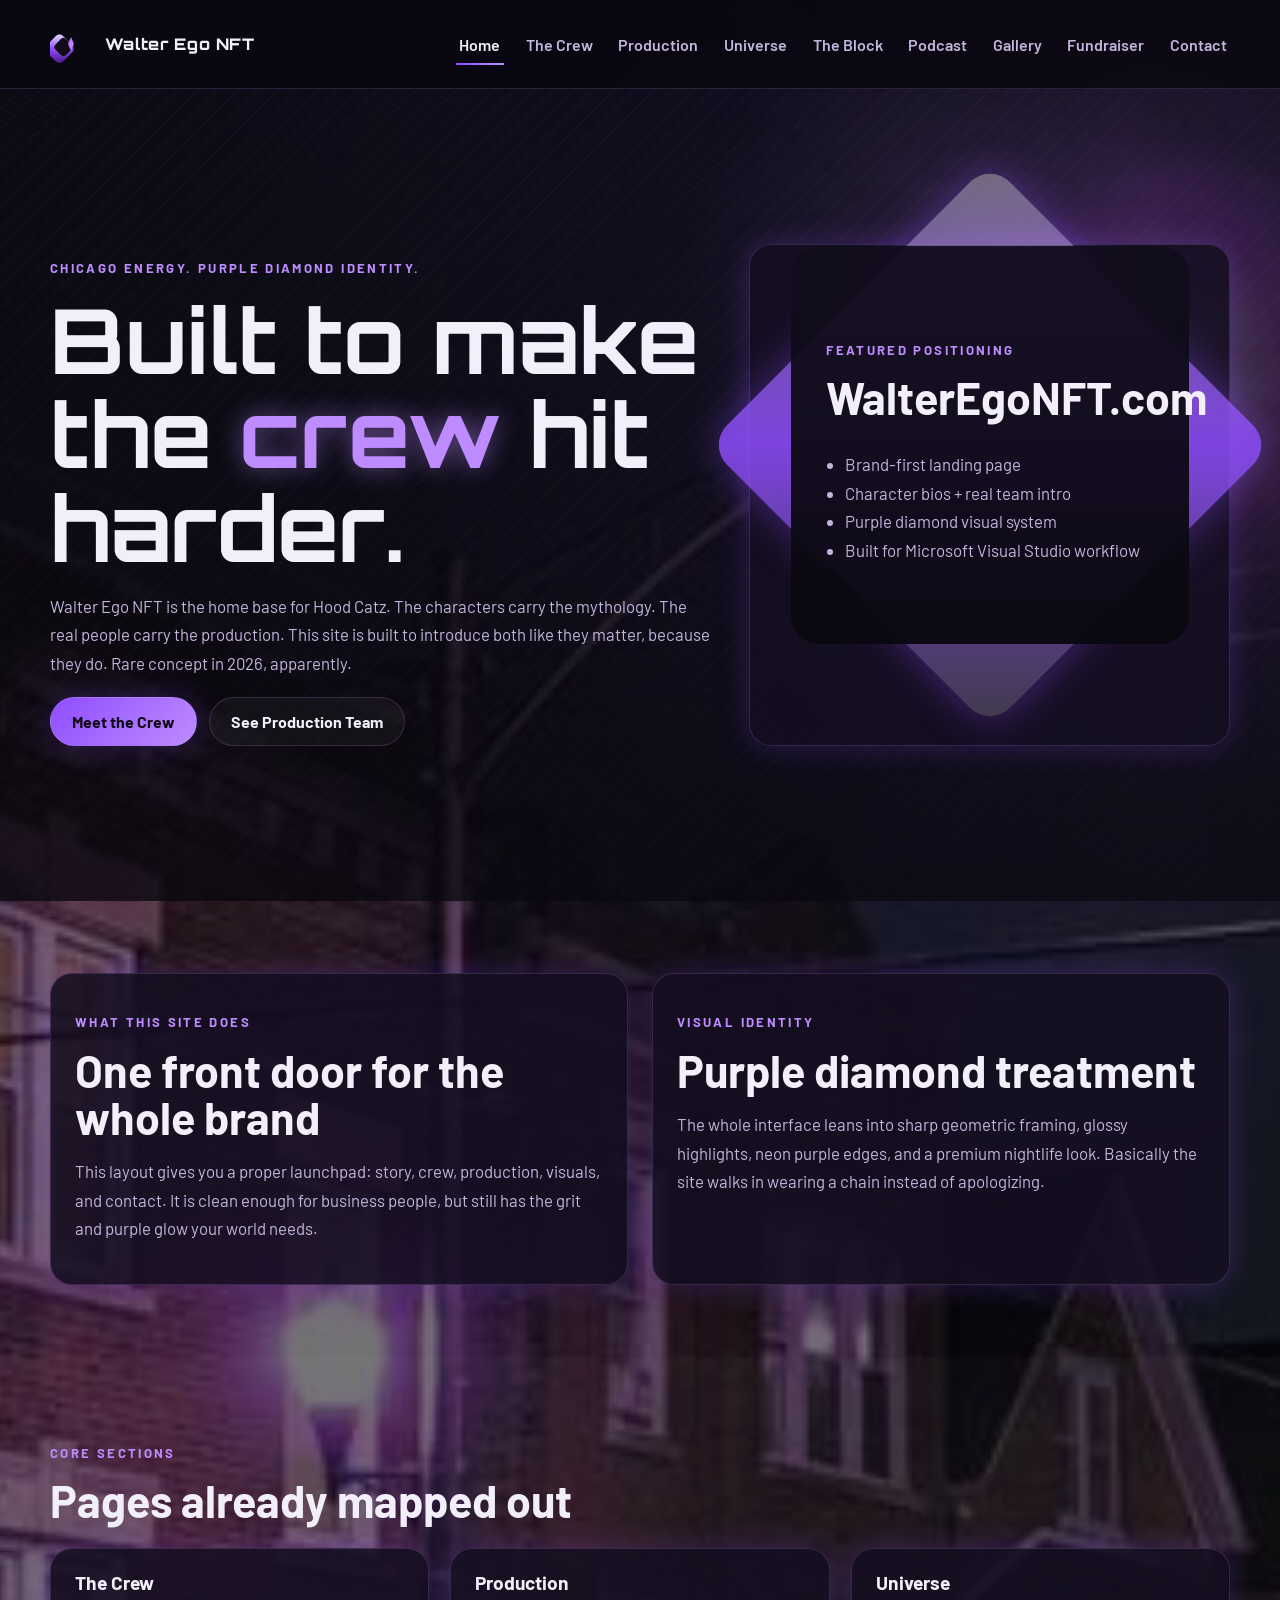
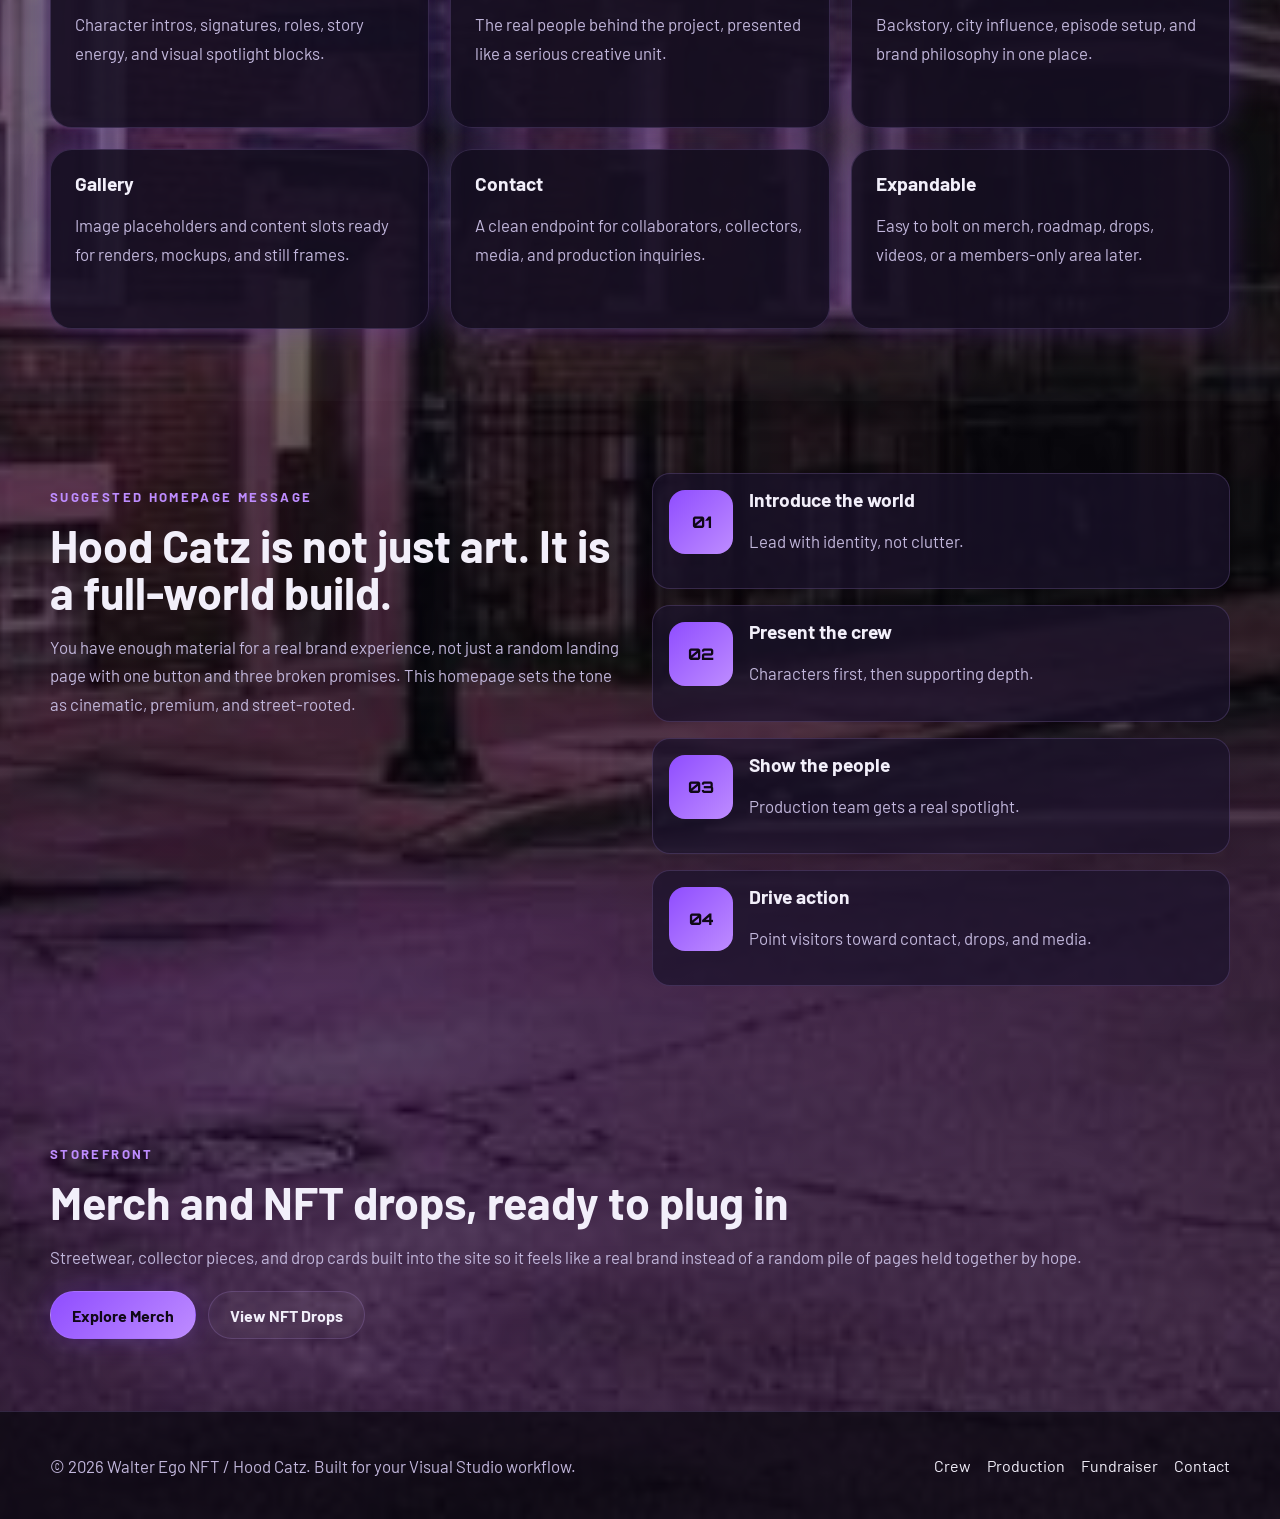
<file: index.html>
<!DOCTYPE html>
<html lang="en">
<head>
  <meta charset="UTF-8" />
  <meta name="viewport" content="width=device-width, initial-scale=1.0" />
  <title>Walter Ego NFT | Hood Catz Universe</title>
  <meta name="description" content="Walter Ego NFT presents the Hood Catz universe, the crew, and the real production team behind the movement." />
  <link rel="preconnect" href="https://fonts.googleapis.com">
  <link rel="preconnect" href="https://fonts.gstatic.com" crossorigin>
  <link href="https://fonts.googleapis.com/css2?family=Barlow:wght@400;500;600;700;800&family=Orbitron:wght@500;700;800&display=swap" rel="stylesheet">
  <link rel="stylesheet" href="assets/css/styles.css" />
</head>
<body class="hood-bg hood-bg--ca">
  <header class="site-header">
    <div class="container nav-wrap">
      <a class="brand" href="index.html">
        <img src="assets/img/purple-diamond.svg" alt="Walter Ego NFT logo" />
        <span>Walter Ego NFT</span>
      </a>
      <button class="nav-toggle" aria-label="Open navigation">☰</button>
      <nav class="site-nav">
        <a class="active" href="index.html">Home</a>
        <a href="crew.html">The Crew</a>
        <a href="production.html">Production</a>
        <a href="universe.html">Universe</a>
        <a href="block.html">The Block</a>
        <a href="podcast.html">Podcast</a>
        <a href="gallery.html">Gallery</a>
        <a href="fundraiser.html">Fundraiser</a>
        <a href="contact.html">Contact</a>
      </nav>
    </div>
  </header>

  <main>
    <section class="hero">
      <div class="hero-overlay"></div>
      <div class="container hero-grid">
        <div class="hero-copy">
          <p class="eyebrow">Chicago energy. Purple diamond identity.</p>
          <h1>Built to make the <span>crew</span> hit harder.</h1>
          <p class="hero-text">
            Walter Ego NFT is the home base for Hood Catz. The characters carry the mythology.
            The real people carry the production. This site is built to introduce both like they matter,
            because they do. Rare concept in 2026, apparently.
          </p>
          <div class="cta-row">
            <a class="btn btn-primary" href="crew.html">Meet the Crew</a>
            <a class="btn btn-secondary" href="production.html">See Production Team</a>
          </div>
        </div>
        <div class="hero-card glass">
          <div class="diamond-frame">
            <div class="diamond-content">
              <p class="mini-label">FEATURED POSITIONING</p>
              <h2>WalterEgoNFT.com</h2>
              <ul>
                <li>Brand-first landing page</li>
                <li>Character bios + real team intro</li>
                <li>Purple diamond visual system</li>
                <li>Built for Microsoft Visual Studio workflow</li>
              </ul>
            </div>
          </div>
        </div>
      </div>
    </section>

    <section class="section">
      <div class="container intro-grid">
        <article class="panel">
          <p class="section-tag">What this site does</p>
          <h2>One front door for the whole brand</h2>
          <p>
            This layout gives you a proper launchpad: story, crew, production, visuals, and contact.
            It is clean enough for business people, but still has the grit and purple glow your world needs.
          </p>
        </article>
        <article class="panel">
          <p class="section-tag">Visual identity</p>
          <h2>Purple diamond treatment</h2>
          <p>
            The whole interface leans into sharp geometric framing, glossy highlights, neon purple edges,
            and a premium nightlife look. Basically the site walks in wearing a chain instead of apologizing.
          </p>
        </article>
      </div>
    </section>

    <section class="section alt-bg">
      <div class="container">
        <div class="section-head">
          <p class="section-tag">Core sections</p>
          <h2>Pages already mapped out</h2>
        </div>
        <div class="card-grid three">
          <article class="info-card">
            <h3>The Crew</h3>
            <p>Character intros, signatures, roles, story energy, and visual spotlight blocks.</p>
          </article>
          <article class="info-card">
            <h3>Production</h3>
            <p>The real people behind the project, presented like a serious creative unit.</p>
          </article>
          <article class="info-card">
            <h3>Universe</h3>
            <p>Backstory, city influence, episode setup, and brand philosophy in one place.</p>
          </article>
          <article class="info-card">
            <h3>Gallery</h3>
            <p>Image placeholders and content slots ready for renders, mockups, and still frames.</p>
          </article>
          <article class="info-card">
            <h3>Contact</h3>
            <p>A clean endpoint for collaborators, collectors, media, and production inquiries.</p>
          </article>
          <article class="info-card">
            <h3>Expandable</h3>
            <p>Easy to bolt on merch, roadmap, drops, videos, or a members-only area later.</p>
          </article>
        </div>
      </div>
    </section>

    <section class="section">
      <div class="container split-layout">
        <div>
          <p class="section-tag">Suggested homepage message</p>
          <h2>Hood Catz is not just art. It is a full-world build.</h2>
          <p>
            You have enough material for a real brand experience, not just a random landing page with one button
            and three broken promises. This homepage sets the tone as cinematic, premium, and street-rooted.
          </p>
        </div>
        <div class="timeline">
          <div class="timeline-item">
            <span>01</span>
            <div>
              <h3>Introduce the world</h3>
              <p>Lead with identity, not clutter.</p>
            </div>
          </div>
          <div class="timeline-item">
            <span>02</span>
            <div>
              <h3>Present the crew</h3>
              <p>Characters first, then supporting depth.</p>
            </div>
          </div>
          <div class="timeline-item">
            <span>03</span>
            <div>
              <h3>Show the people</h3>
              <p>Production team gets a real spotlight.</p>
            </div>
          </div>
          <div class="timeline-item">
            <span>04</span>
            <div>
              <h3>Drive action</h3>
              <p>Point visitors toward contact, drops, and media.</p>
            </div>
          </div>
        </div>
      </div>
    </section>
  
    <section class="section">
      <div class="container">
        <div class="section-header">
          <p class="eyebrow">Storefront</p>
          <h2>Merch and NFT drops, ready to plug in</h2>
          <p>Streetwear, collector pieces, and drop cards built into the site so it feels like a real brand instead of a random pile of pages held together by hope.</p>
        </div>
        <div class="cta-row">
          <a class="btn btn-primary" href="merch.html">Explore Merch</a>
          <a class="btn btn-secondary" href="drops.html">View NFT Drops</a>
        </div>
      </div>
    </section>

  </main>

  <footer class="site-footer">
    <div class="container footer-wrap">
      <p>© 2026 Walter Ego NFT / Hood Catz. Built for your Visual Studio workflow.</p>
      <div class="footer-links">
        <a href="crew.html">Crew</a>
        <a href="production.html">Production</a>
        <a href="fundraiser.html">Fundraiser</a>
        <a href="contact.html">Contact</a>
      </div>
    </div>
  </footer>

  <script src="assets/js/app.js"></script>
</body>
</html>
<!-- pages-rebuild-ping -->
</file>
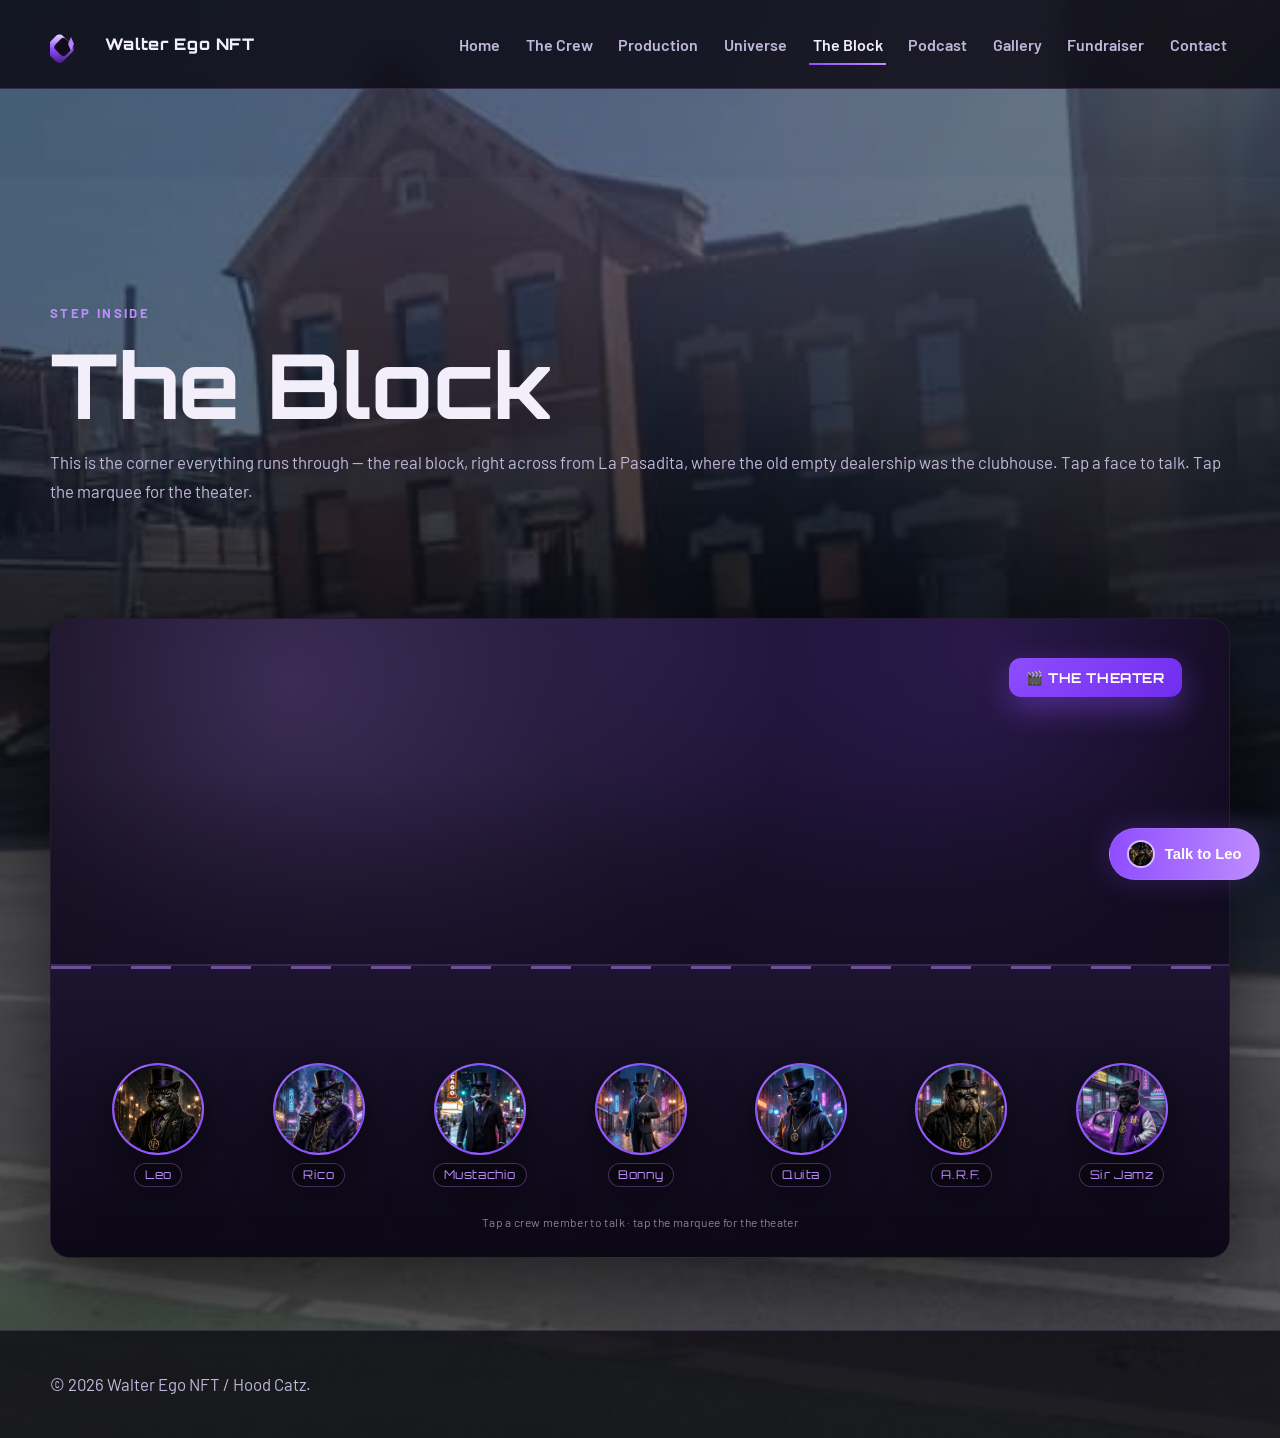
<file: block.html>
<!DOCTYPE html>
<html lang="en">
<head>
  <meta charset="UTF-8" />
  <meta name="viewport" content="width=device-width, initial-scale=1.0" />
  <title>The Block | Walter Ego NFT</title>
  <meta name="description" content="Step onto the block — talk to the Hood Catz crew and catch the theater reel." />
  <link rel="preconnect" href="https://fonts.googleapis.com">
  <link rel="preconnect" href="https://fonts.gstatic.com" crossorigin>
  <link href="https://fonts.googleapis.com/css2?family=Barlow:wght@400;500;600;700;800&family=Orbitron:wght@500;700;800&display=swap" rel="stylesheet">
  <link rel="stylesheet" href="assets/css/styles.css" />
  <link rel="stylesheet" href="assets/css/block.css" />
</head>
<body class="hood-bg hood-bg--realblock">
  <header class="site-header">
    <div class="container nav-wrap">
      <a class="brand" href="index.html"><img src="assets/img/purple-diamond.svg" alt="Walter Ego NFT logo" /><span>Walter Ego NFT</span></a>
      <button class="nav-toggle" aria-label="Open navigation">☰</button>
      <nav class="site-nav">
        <a href="index.html">Home</a>
        <a href="crew.html">The Crew</a>
        <a href="production.html">Production</a>
        <a href="universe.html">Universe</a>
        <a class="active" href="block.html">The Block</a>
        <a href="podcast.html">Podcast</a>
        <a href="gallery.html">Gallery</a>
        <a href="fundraiser.html">Fundraiser</a>
        <a href="contact.html">Contact</a>
      </nav>
    </div>
  </header>

  <main class="page-main">
    <section class="page-hero slim">
      <div class="container">
        <p class="eyebrow">Step inside</p>
        <h1>The Block</h1>
        <p>This is the corner everything runs through — the real block, right across from La Pasadita, where the old empty dealership was the clubhouse. Tap a face to talk. Tap the marquee for the theater.</p>
      </div>
    </section>

    <section class="section">
      <div class="container">
        <div class="block-scene" id="blockScene">
          <div class="sky-glow"></div>
          <div class="skyline"></div>
          <button class="theater-marquee" id="theaterBtn" type="button">🎬 THE THEATER</button>
          <div class="block-street"></div>
          <div class="hotspot-layer" id="hotspotLayer"></div>
          <p class="block-hint">Tap a crew member to talk · tap the marquee for the theater</p>
        </div>
      </div>
    </section>
  </main>

  <div class="block-overlay" id="charOverlay">
    <div class="block-panel" id="charPanel">
      <button class="close-btn" data-close>&times;</button>
      <h3 id="charName"></h3>
      <p class="panel-role" id="charRole"></p>
      <div class="line-log" id="charLine"></div>
      <button class="talk-btn" id="talkBtn">Talk to me</button>
    </div>
  </div>

  <div class="block-overlay" id="theaterOverlay">
    <div class="block-panel theater-panel" id="theaterPanel">
      <button class="close-btn" data-close>&times;</button>
      <h3>The Theater</h3>
      <p class="panel-role">Fresh cuts from the block.</p>
      <div id="theaterEmbed">
        <iframe src="https://www.youtube.com/embed/videoseries?list=UU1jd76N87ItTrWetoRTX7jw" title="Walter Ego Hood Catz shorts" allow="accelerometer; autoplay; encrypted-media; gyroscope; picture-in-picture" allowfullscreen></iframe>
        <p style="color:rgba(255,255,255,0.7); font-size:0.85rem; margin-top:0.6rem;">
          <a href="https://youtube.com/@walterego-v2q" target="_blank" rel="noopener" style="color:var(--purple-2); font-weight:700;">Watch all shorts on the channel →</a>
        </p>
      </div>
    </div>
  </div>

  <footer class="site-footer">
    <div class="container footer-wrap"><p>© 2026 Walter Ego NFT / Hood Catz.</p></div>
  </footer>

  <button id="leoChatLauncher" class="leo-chat-launcher" type="button">
    <img src="assets/img/personas/leo-3d.jpg" alt="Leo" />
    Talk to Leo
  </button>
  <div id="leoChatPanel" class="leo-chat-panel">
    <div class="leo-chat-head">
      <strong>Leo — live on the block</strong>
      <button id="leoChatClose" class="leo-chat-close" type="button" aria-label="Close">×</button>
    </div>
    <div id="leoChatLog" class="leo-chat-log"></div>
    <form id="leoChatForm" class="leo-chat-form">
      <input id="leoChatInput" type="text" placeholder="Say something to Leo..." autocomplete="off" />
      <button type="submit">Send</button>
    </form>
  </div>
  <script src="assets/js/app.js"></script>
  <script src="assets/js/leo-chat.js"></script>
  <script src="assets/js/block.js"></script>
</body>
</html>
</file>
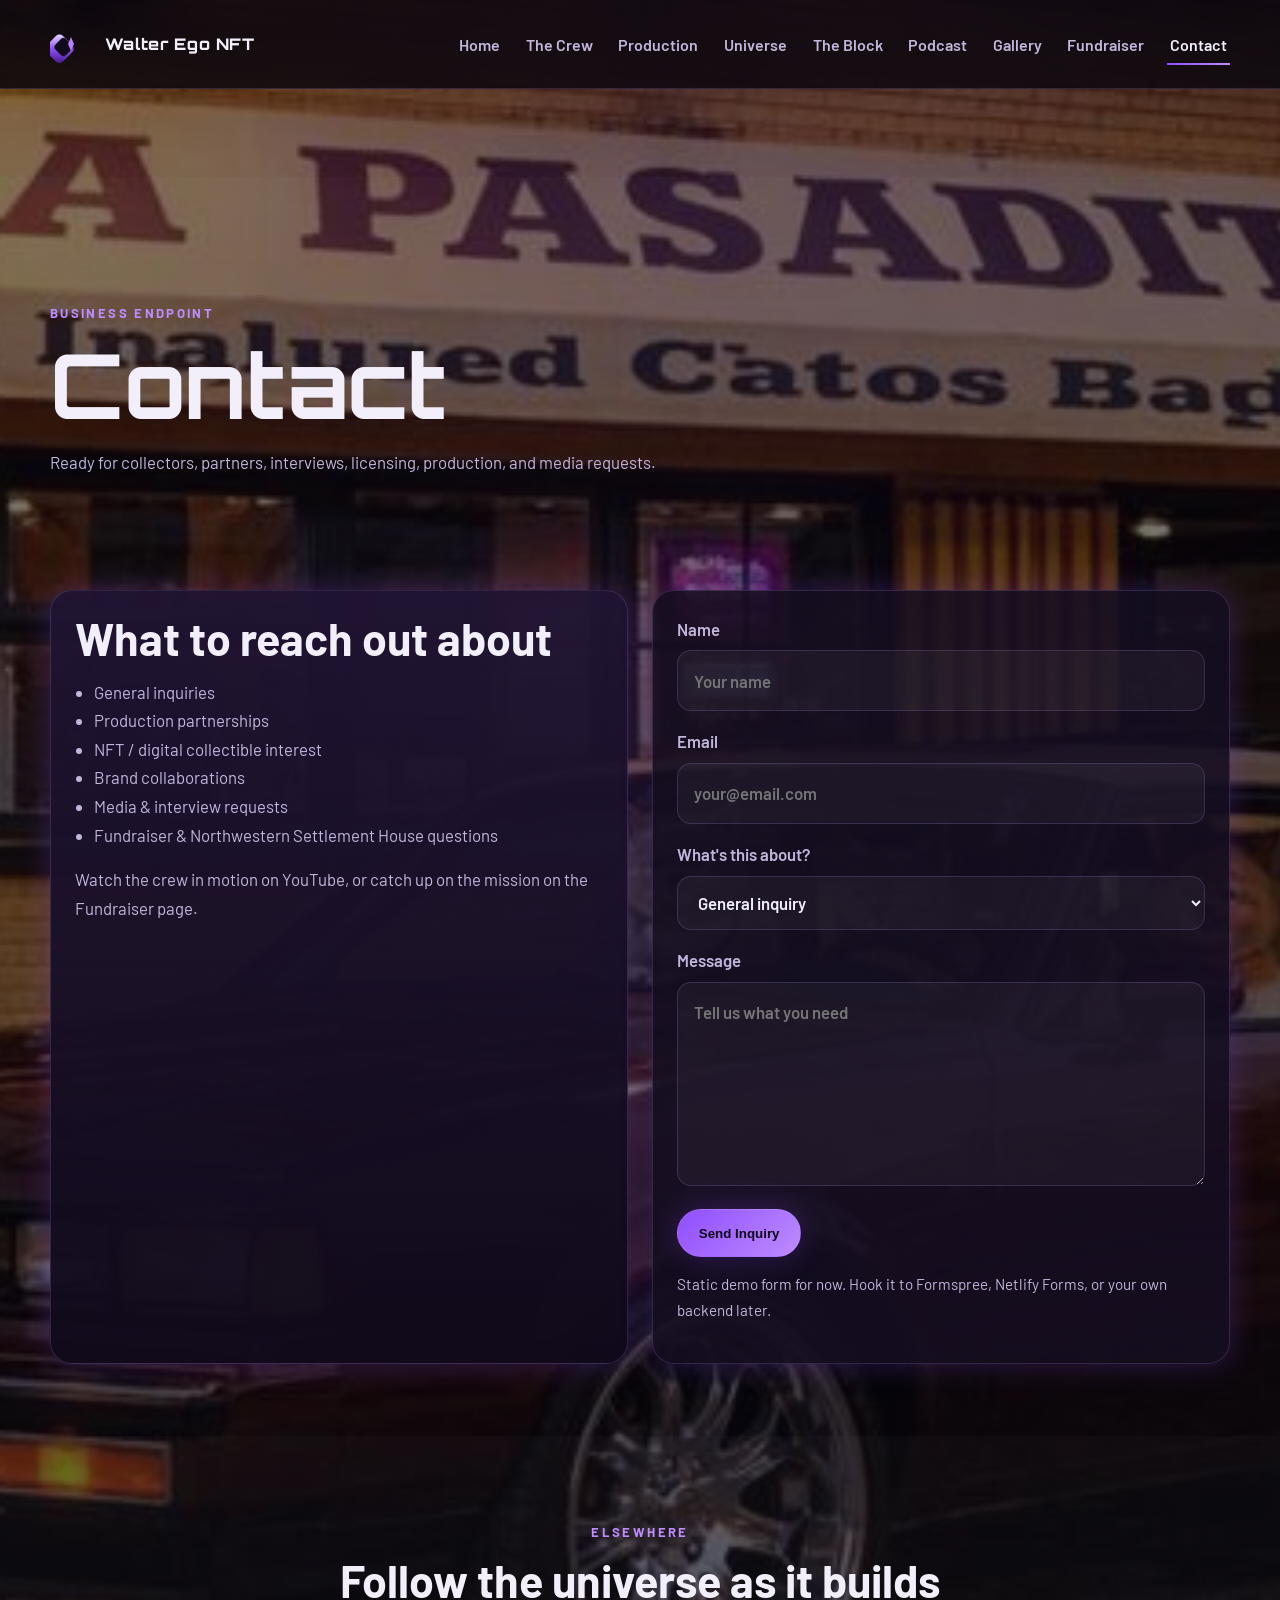
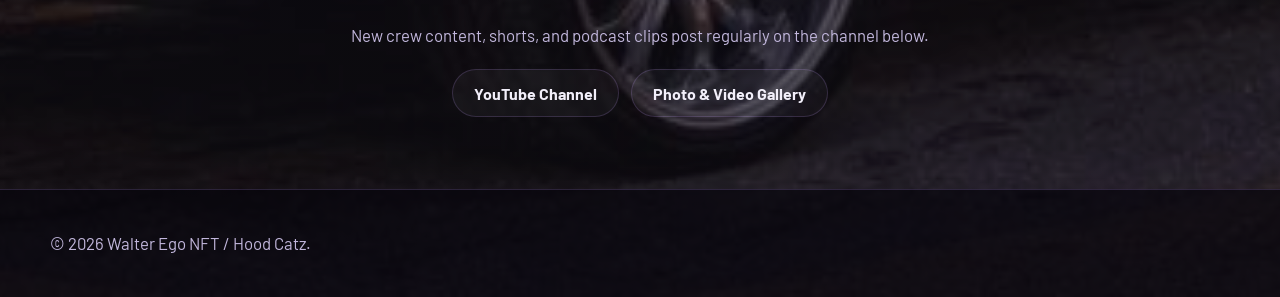
<file: contact.html>
<!DOCTYPE html>
<html lang="en">
<head>
  <meta charset="UTF-8" />
  <meta name="viewport" content="width=device-width, initial-scale=1.0" />
  <title>Contact | Walter Ego NFT</title>
  <link rel="preconnect" href="https://fonts.googleapis.com">
  <link rel="preconnect" href="https://fonts.gstatic.com" crossorigin>
  <link href="https://fonts.googleapis.com/css2?family=Barlow:wght@400;500;600;700;800&family=Orbitron:wght@500;700;800&display=swap" rel="stylesheet">
  <link rel="stylesheet" href="assets/css/styles.css" />
</head>
<body class="hood-bg hood-bg--pasadita-corner">
  <header class="site-header">
    <div class="container nav-wrap">
      <a class="brand" href="index.html"><img src="assets/img/purple-diamond.svg" alt="Walter Ego NFT logo" /><span>Walter Ego NFT</span></a>
      <button class="nav-toggle" aria-label="Open navigation">☰</button>
      <nav class="site-nav">
        <a href="index.html">Home</a>
        <a href="crew.html">The Crew</a>
        <a href="production.html">Production</a>
        <a href="universe.html">Universe</a>
        <a href="block.html">The Block</a>
        <a href="podcast.html">Podcast</a>
        <a href="gallery.html">Gallery</a>
        <a href="fundraiser.html">Fundraiser</a>
        <a class="active" href="contact.html">Contact</a>
      </nav>
    </div>
  </header>

  <main class="page-main">
    <section class="page-hero slim">
      <div class="container">
        <p class="eyebrow">Business endpoint</p>
        <h1>Contact</h1>
        <p>Ready for collectors, partners, interviews, licensing, production, and media requests.</p>
      </div>
    </section>

    <section class="section">
      <div class="container contact-grid">
        <div class="panel glow-panel">
          <h2>What to reach out about</h2>
          <ul class="clean-list">
            <li>General inquiries</li>
            <li>Production partnerships</li>
            <li>NFT / digital collectible interest</li>
            <li>Brand collaborations</li>
            <li>Media & interview requests</li>
            <li>Fundraiser & Northwestern Settlement House questions</li>
          </ul>
          <p style="margin-top:1rem;">
            Watch the crew in motion on
            <a href="https://youtube.com/@walterego-v2q" target="_blank" rel="noopener">YouTube</a>,
            or catch up on the mission on the <a href="fundraiser.html">Fundraiser</a> page.
          </p>
        </div>
        <form class="contact-form panel">
          <label>Name<input type="text" placeholder="Your name" /></label>
          <label>Email<input type="email" placeholder="your@email.com" /></label>
          <label>What's this about?
            <select>
              <option>General inquiry</option>
              <option>Production partnership</option>
              <option>NFT / collectible interest</option>
              <option>Brand collaboration</option>
              <option>Media / interview request</option>
              <option>Fundraiser question</option>
            </select>
          </label>
          <label>Message<textarea rows="6" placeholder="Tell us what you need"></textarea></label>
          <button type="button" class="btn btn-primary">Send Inquiry</button>
          <p class="form-note">Static demo form for now. Hook it to Formspree, Netlify Forms, or your own backend later.</p>
        </form>
      </div>
    </section>

    <section class="section alt-bg">
      <div class="container" style="text-align:center;">
        <p class="section-tag">Elsewhere</p>
        <h2>Follow the universe as it builds</h2>
        <p>New crew content, shorts, and podcast clips post regularly on the channel below.</p>
        <div class="cta-row" style="justify-content:center;">
          <a class="btn btn-secondary" href="https://youtube.com/@walterego-v2q" target="_blank" rel="noopener">YouTube Channel</a>
          <a class="btn btn-secondary" href="gallery.html">Photo & Video Gallery</a>
        </div>
      </div>
    </section>
  </main>

  <footer class="site-footer">
    <div class="container footer-wrap"><p>© 2026 Walter Ego NFT / Hood Catz.</p></div>
  </footer>
  <script src="assets/js/app.js"></script>
</body>
</html>
</file>
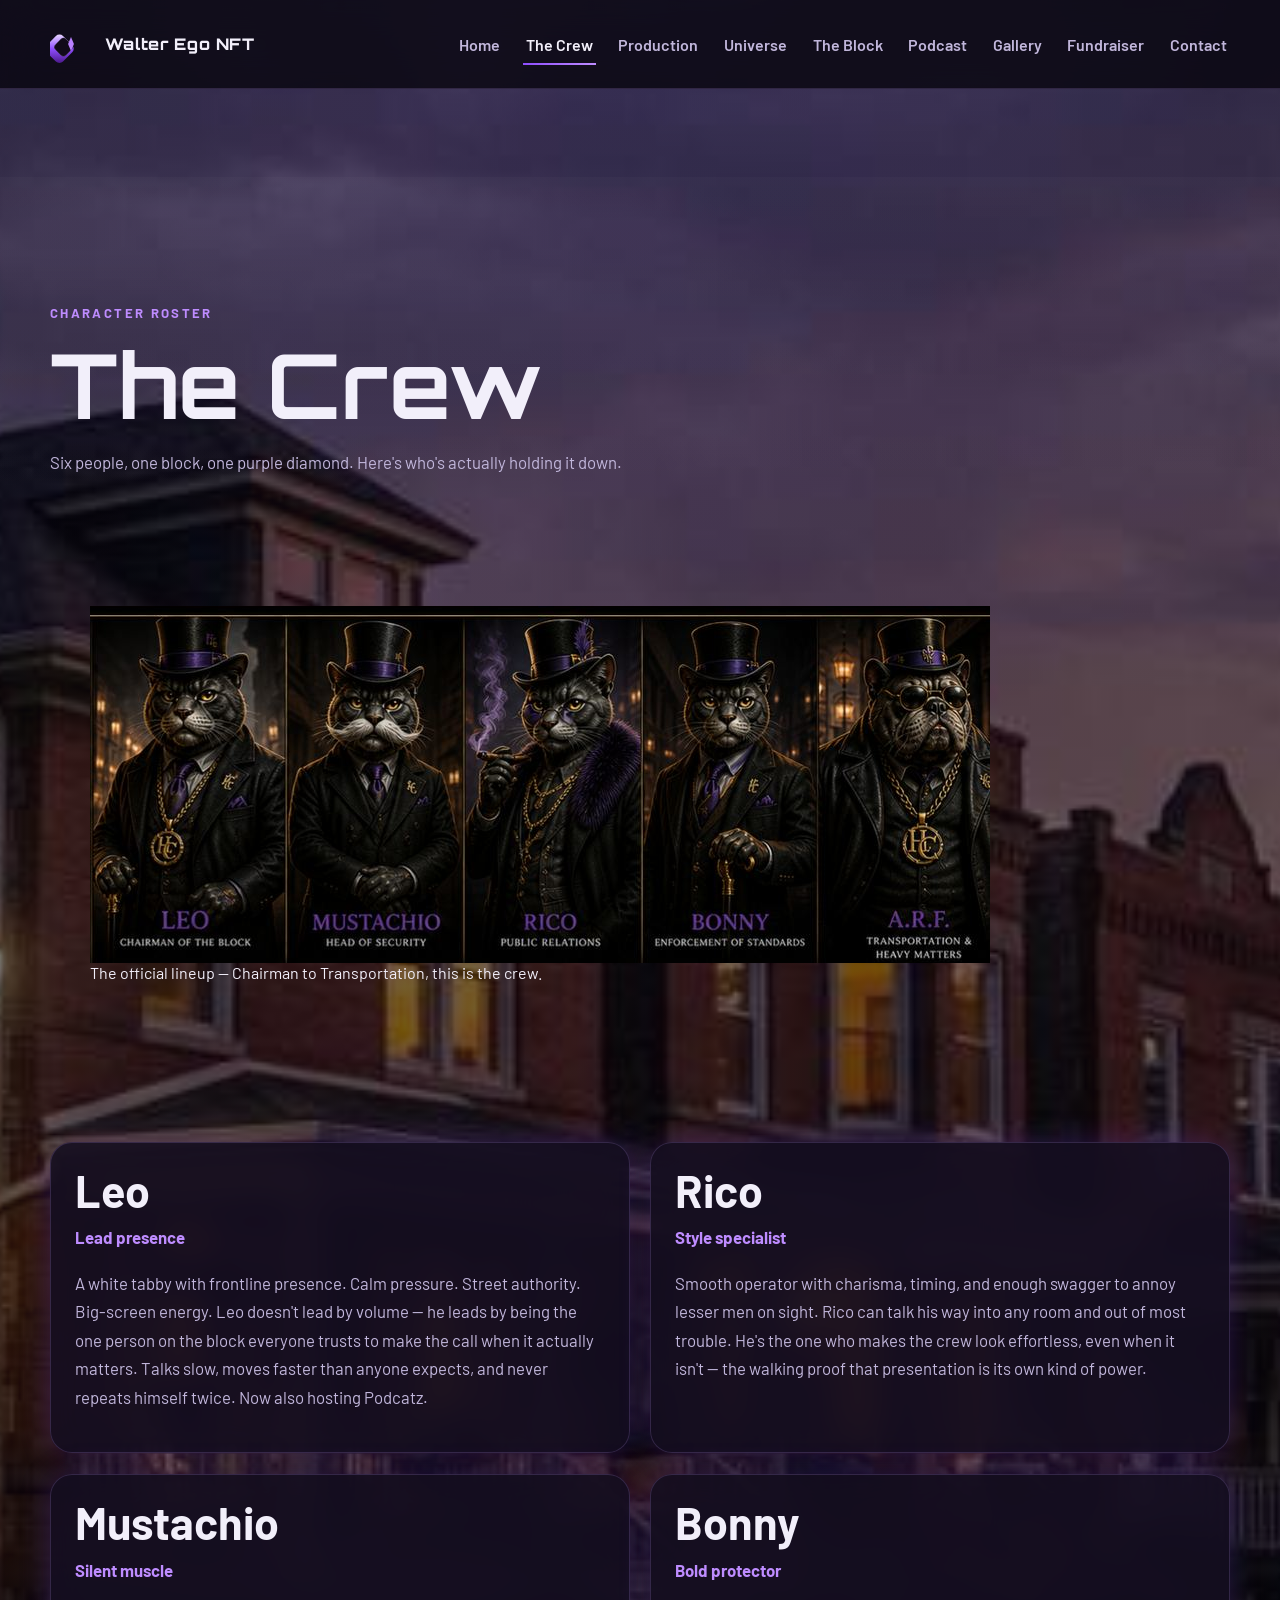
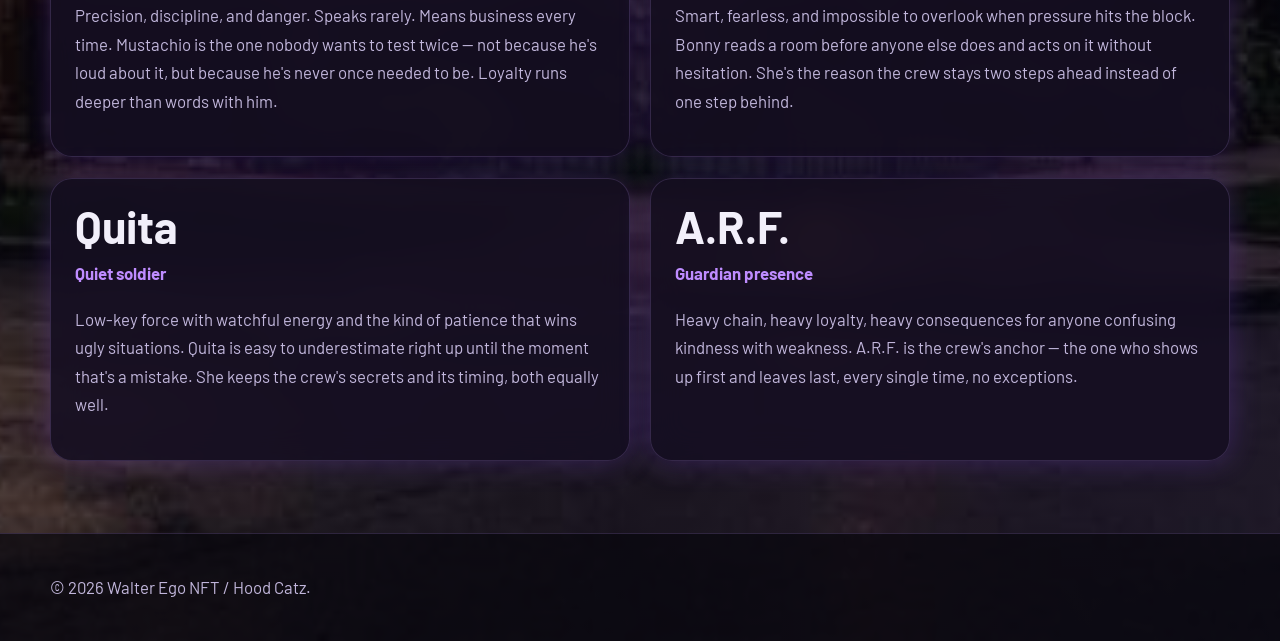
<file: crew.html>
<!DOCTYPE html>
<html lang="en">
<head>
  <meta charset="UTF-8" />
  <meta name="viewport" content="width=device-width, initial-scale=1.0" />
  <title>The Crew | Walter Ego NFT</title>
  <meta name="description" content="Meet the Hood Catz crew — Leo, Rico, Mustachio, Bonny, Quita, and A.R.F." />
  <link rel="preconnect" href="https://fonts.googleapis.com">
  <link rel="preconnect" href="https://fonts.gstatic.com" crossorigin>
  <link href="https://fonts.googleapis.com/css2?family=Barlow:wght@400;500;600;700;800&family=Orbitron:wght@500;700;800&display=swap" rel="stylesheet">
  <link rel="stylesheet" href="assets/css/styles.css" />
</head>
<body class="hood-bg hood-bg--cn">
  <header class="site-header">
    <div class="container nav-wrap">
      <a class="brand" href="index.html"><img src="assets/img/purple-diamond.svg" alt="Walter Ego NFT logo" /><span>Walter Ego NFT</span></a>
      <button class="nav-toggle" aria-label="Open navigation">☰</button>
      <nav class="site-nav">
        <a href="index.html">Home</a>
        <a class="active" href="crew.html">The Crew</a>
        <a href="production.html">Production</a>
        <a href="universe.html">Universe</a>
        <a href="block.html">The Block</a>
        <a href="podcast.html">Podcast</a>
        <a href="gallery.html">Gallery</a>
        <a href="fundraiser.html">Fundraiser</a>
        <a href="contact.html">Contact</a>
      </nav>
    </div>
  </header>

  <main class="page-main">
    <section class="page-hero slim">
      <div class="container">
        <p class="eyebrow">Character roster</p>
        <h1>The Crew</h1>
        <p>Six people, one block, one purple diamond. Here's who's actually holding it down.</p>
      </div>
    </section>

    <section class="section">
      <div class="container">
        <figure class="crew-lineup-photo">
          <img src="assets/img/gallery/crew-lineup-official.jpg" alt="Official Hood Catz crew lineup — Leo, Mustachio, Rico, Bonny, and A.R.F." loading="lazy" />
          <figcaption class="caption">The official lineup — Chairman to Transportation, this is the crew.</figcaption>
        </figure>
      </div>
    </section>

    <section class="section">
      <div class="container card-grid two">
        <article class="profile-card glass">
          <h2>Leo</h2>
          <p class="role">Lead presence</p>
          <p>
            A white tabby with frontline presence. Calm pressure. Street authority. Big-screen energy.
            Leo doesn't lead by volume — he leads by being the one person on the block everyone
            trusts to make the call when it actually matters. Talks slow, moves faster than anyone
            expects, and never repeats himself twice. Now also hosting <a href="podcast.html">Podcatz</a>.
          </p>
        </article>
        <article class="profile-card glass">
          <h2>Rico</h2>
          <p class="role">Style specialist</p>
          <p>
            Smooth operator with charisma, timing, and enough swagger to annoy lesser men on sight.
            Rico can talk his way into any room and out of most trouble. He's the one who makes the
            crew look effortless, even when it isn't — the walking proof that presentation is its
            own kind of power.
          </p>
        </article>
        <article class="profile-card glass">
          <h2>Mustachio</h2>
          <p class="role">Silent muscle</p>
          <p>
            Precision, discipline, and danger. Speaks rarely. Means business every time. Mustachio
            is the one nobody wants to test twice — not because he's loud about it, but because he's
            never once needed to be. Loyalty runs deeper than words with him.
          </p>
        </article>
        <article class="profile-card glass">
          <h2>Bonny</h2>
          <p class="role">Bold protector</p>
          <p>
            Smart, fearless, and impossible to overlook when pressure hits the block. Bonny reads a
            room before anyone else does and acts on it without hesitation. She's the reason the
            crew stays two steps ahead instead of one step behind.
          </p>
        </article>
        <article class="profile-card glass">
          <h2>Quita</h2>
          <p class="role">Quiet soldier</p>
          <p>
            Low-key force with watchful energy and the kind of patience that wins ugly situations.
            Quita is easy to underestimate right up until the moment that's a mistake. She keeps the
            crew's secrets and its timing, both equally well.
          </p>
        </article>
        <article class="profile-card glass">
          <h2>A.R.F.</h2>
          <p class="role">Guardian presence</p>
          <p>
            Heavy chain, heavy loyalty, heavy consequences for anyone confusing kindness with
            weakness. A.R.F. is the crew's anchor — the one who shows up first and leaves last,
            every single time, no exceptions.
          </p>
        </article>
      </div>
    </section>
  </main>

  <footer class="site-footer">
    <div class="container footer-wrap"><p>© 2026 Walter Ego NFT / Hood Catz.</p></div>
  </footer>
  <script src="assets/js/app.js"></script>
</body>
</html>
</file>
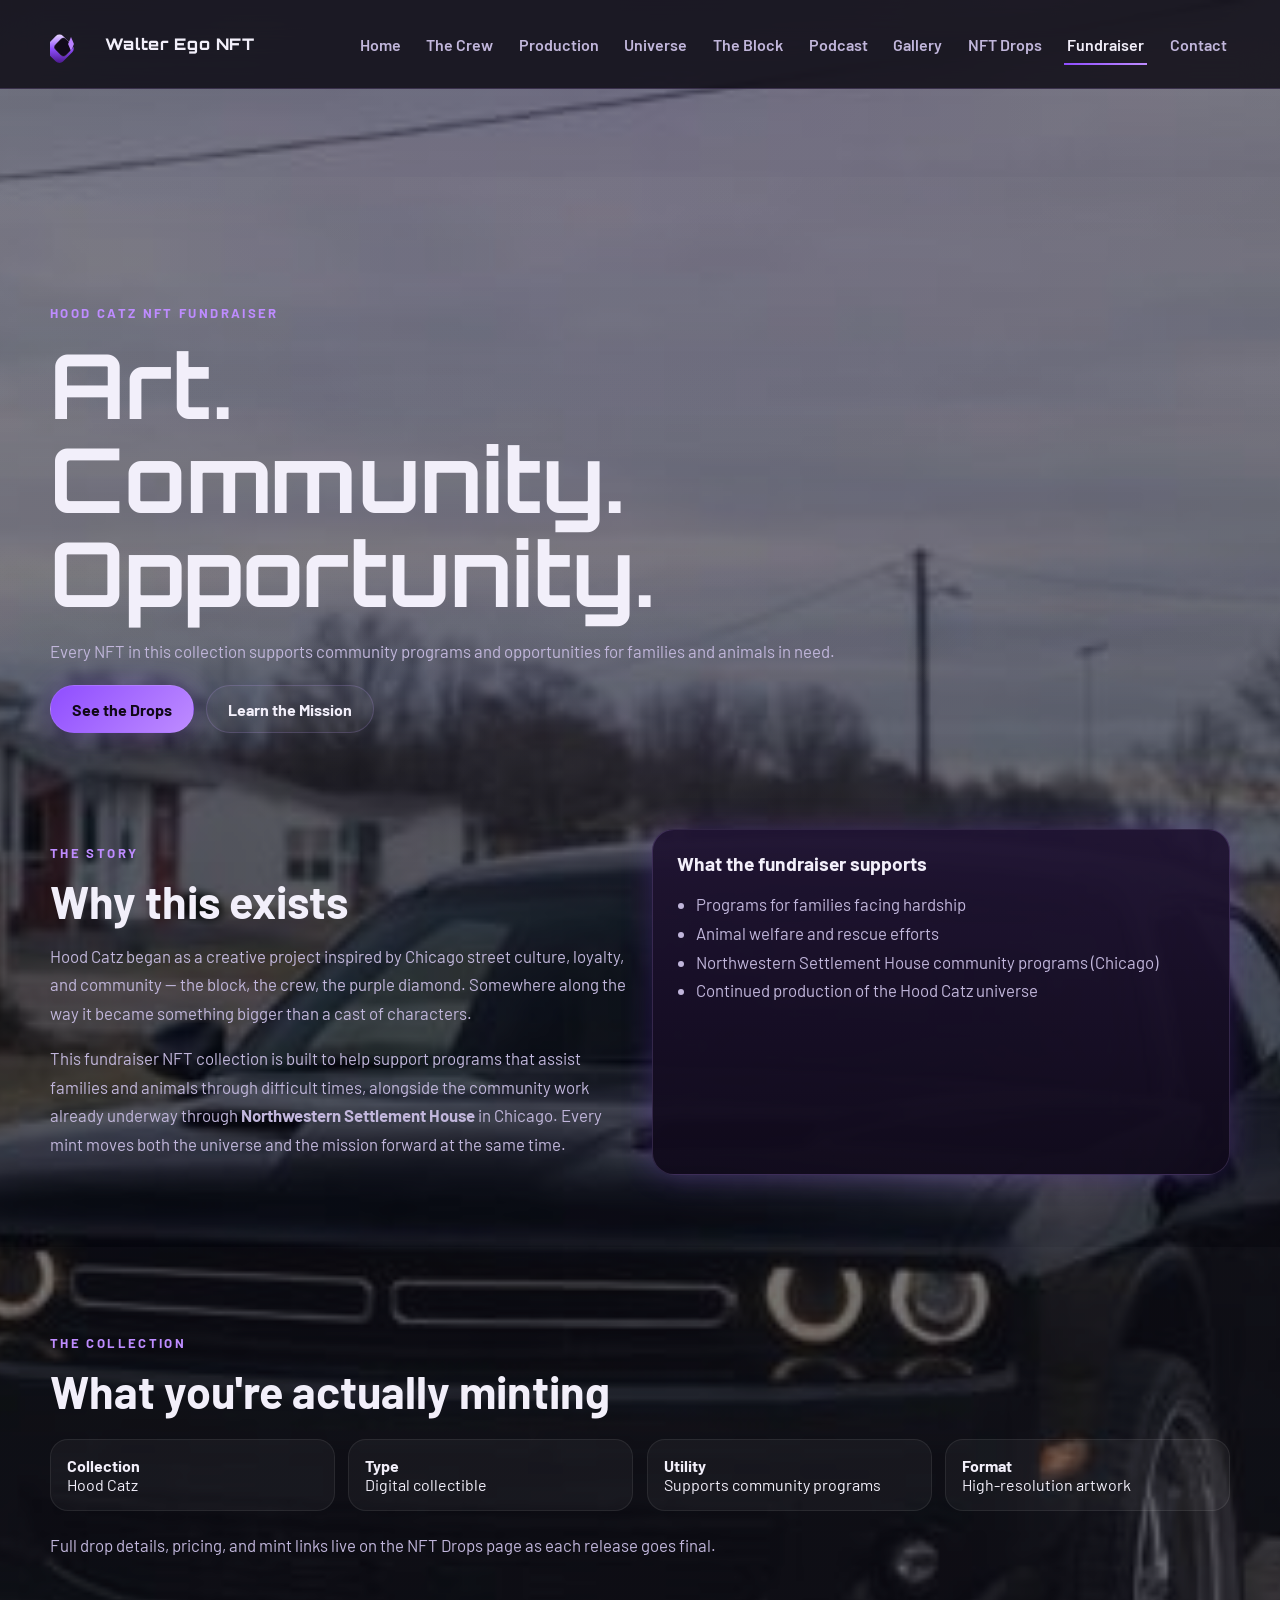
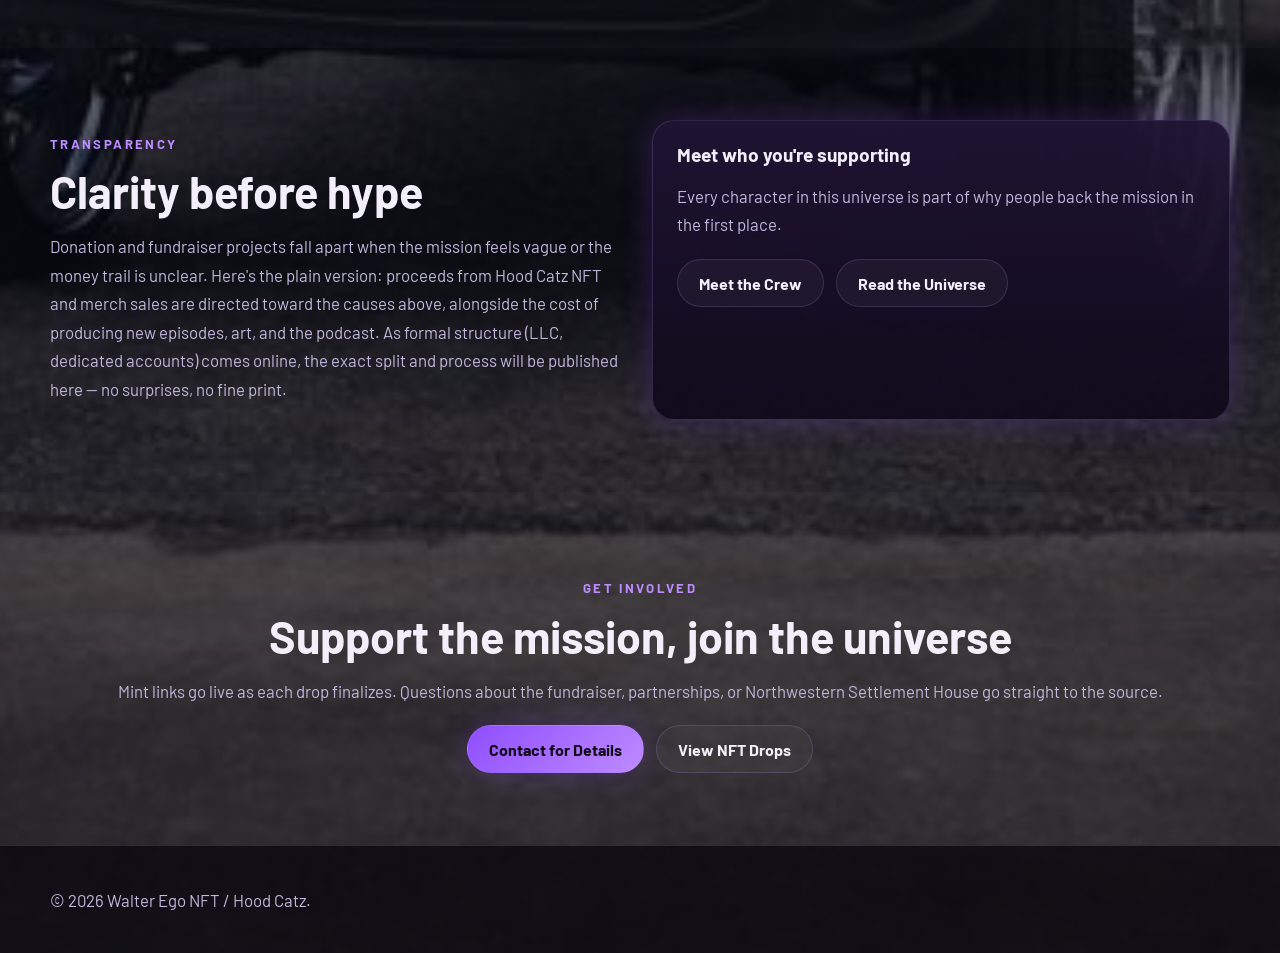
<file: fundraiser.html>
<!DOCTYPE html>
<html lang="en">
<head>
  <meta charset="UTF-8" />
  <meta name="viewport" content="width=device-width, initial-scale=1.0" />
  <title>Fundraiser | Walter Ego NFT</title>
  <meta name="description" content="Hood Catz NFT Fundraiser — art, community, and opportunity. Proceeds support Northwestern Settlement House and the broader Chicago community." />
  <link rel="preconnect" href="https://fonts.googleapis.com">
  <link rel="preconnect" href="https://fonts.gstatic.com" crossorigin>
  <link href="https://fonts.googleapis.com/css2?family=Barlow:wght@400;500;600;700;800&family=Orbitron:wght@500;700;800&display=swap" rel="stylesheet">
  <link rel="stylesheet" href="assets/css/styles.css" />
</head>
<body class="hood-bg hood-bg--house-black">
  <header class="site-header">
    <div class="container nav-wrap">
      <a class="brand" href="index.html"><img src="assets/img/purple-diamond.svg" alt="Walter Ego NFT logo" /><span>Walter Ego NFT</span></a>
      <button class="nav-toggle" aria-label="Open navigation">☰</button>
      <nav class="site-nav">
        <a href="index.html">Home</a>
        <a href="crew.html">The Crew</a>
        <a href="production.html">Production</a>
        <a href="universe.html">Universe</a>
        <a href="block.html">The Block</a>
        <a href="podcast.html">Podcast</a>
        <a href="gallery.html">Gallery</a>
        <a href="drops.html">NFT Drops</a>
        <a class="active" href="fundraiser.html">Fundraiser</a>
        <a href="contact.html">Contact</a>
      </nav>
    </div>
  </header>

  <main class="page-main">
    <section class="page-hero slim">
      <div class="container">
        <p class="eyebrow">Hood Catz NFT Fundraiser</p>
        <h1>Art. Community. Opportunity.</h1>
        <p>Every NFT in this collection supports community programs and opportunities for families and animals in need.</p>
        <div class="cta-row">
          <a class="btn btn-primary" href="drops.html">See the Drops</a>
          <a class="btn btn-secondary" href="#mission">Learn the Mission</a>
        </div>
      </div>
    </section>

    <section class="section" id="mission">
      <div class="container split-layout">
        <div>
          <p class="section-tag">The Story</p>
          <h2>Why this exists</h2>
          <p>
            Hood Catz began as a creative project inspired by Chicago street culture, loyalty,
            and community — the block, the crew, the purple diamond. Somewhere along the way it
            became something bigger than a cast of characters.
          </p>
          <p>
            This fundraiser NFT collection is built to help support programs that assist families
            and animals through difficult times, alongside the community work already underway
            through <strong>Northwestern Settlement House</strong> in Chicago. Every mint moves both
            the universe and the mission forward at the same time.
          </p>
        </div>
        <div class="panel glow-panel">
          <h3>What the fundraiser supports</h3>
          <ul class="clean-list">
            <li>Programs for families facing hardship</li>
            <li>Animal welfare and rescue efforts</li>
            <li>Northwestern Settlement House community programs (Chicago)</li>
            <li>Continued production of the Hood Catz universe</li>
          </ul>
        </div>
      </div>
    </section>

    <section class="section alt-bg">
      <div class="container">
        <div class="section-head">
          <p class="section-tag">The Collection</p>
          <h2>What you're actually minting</h2>
        </div>
        <div class="drop-stats">
          <div class="stat-box"><strong>Collection</strong><br>Hood Catz</div>
          <div class="stat-box"><strong>Type</strong><br>Digital collectible</div>
          <div class="stat-box"><strong>Utility</strong><br>Supports community programs</div>
          <div class="stat-box"><strong>Format</strong><br>High-resolution artwork</div>
        </div>
        <p style="margin-top:1.25rem;">
          Full drop details, pricing, and mint links live on the <a href="drops.html">NFT Drops</a> page
          as each release goes final.
        </p>
      </div>
    </section>

    <section class="section">
      <div class="container split-layout">
        <div>
          <p class="section-tag">Transparency</p>
          <h2>Clarity before hype</h2>
          <p>
            Donation and fundraiser projects fall apart when the mission feels vague or the money
            trail is unclear. Here's the plain version: proceeds from Hood Catz NFT and merch sales
            are directed toward the causes above, alongside the cost of producing new episodes, art,
            and the podcast. As formal structure (LLC, dedicated accounts) comes online, the exact
            split and process will be published here — no surprises, no fine print.
          </p>
        </div>
        <div class="panel glow-panel">
          <h3>Meet who you're supporting</h3>
          <p>Every character in this universe is part of why people back the mission in the first place.</p>
          <div class="cta-row">
            <a class="btn btn-secondary" href="crew.html">Meet the Crew</a>
            <a class="btn btn-secondary" href="universe.html">Read the Universe</a>
          </div>
        </div>
      </div>
    </section>

    <section class="section alt-bg">
      <div class="container" style="text-align:center;">
        <p class="section-tag">Get Involved</p>
        <h2>Support the mission, join the universe</h2>
        <p>Mint links go live as each drop finalizes. Questions about the fundraiser, partnerships, or Northwestern Settlement House go straight to the source.</p>
        <div class="cta-row" style="justify-content:center;">
          <a class="btn btn-primary" href="contact.html">Contact for Details</a>
          <a class="btn btn-secondary" href="drops.html">View NFT Drops</a>
        </div>
      </div>
    </section>
  </main>

  <footer class="site-footer">
    <div class="container footer-wrap"><p>© 2026 Walter Ego NFT / Hood Catz.</p></div>
  </footer>
  <script src="assets/js/app.js"></script>
</body>
</html>
</file>
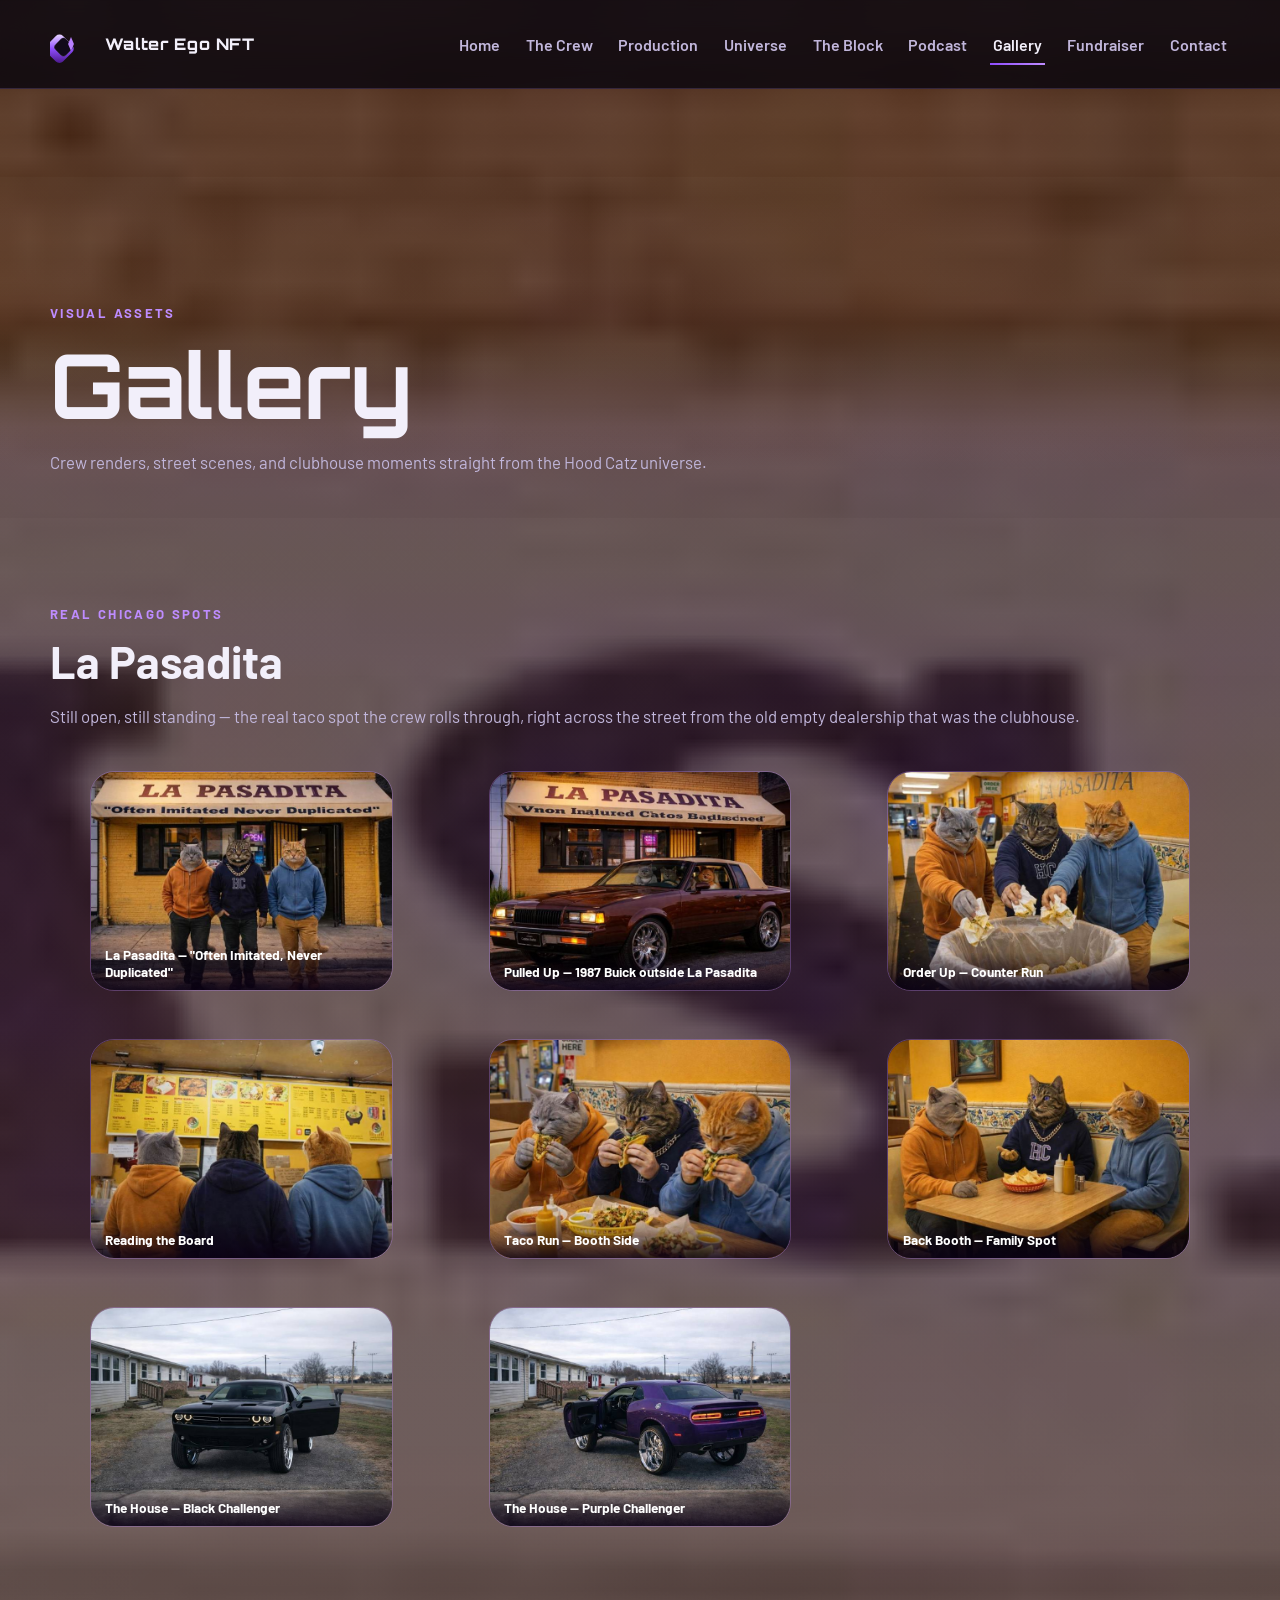
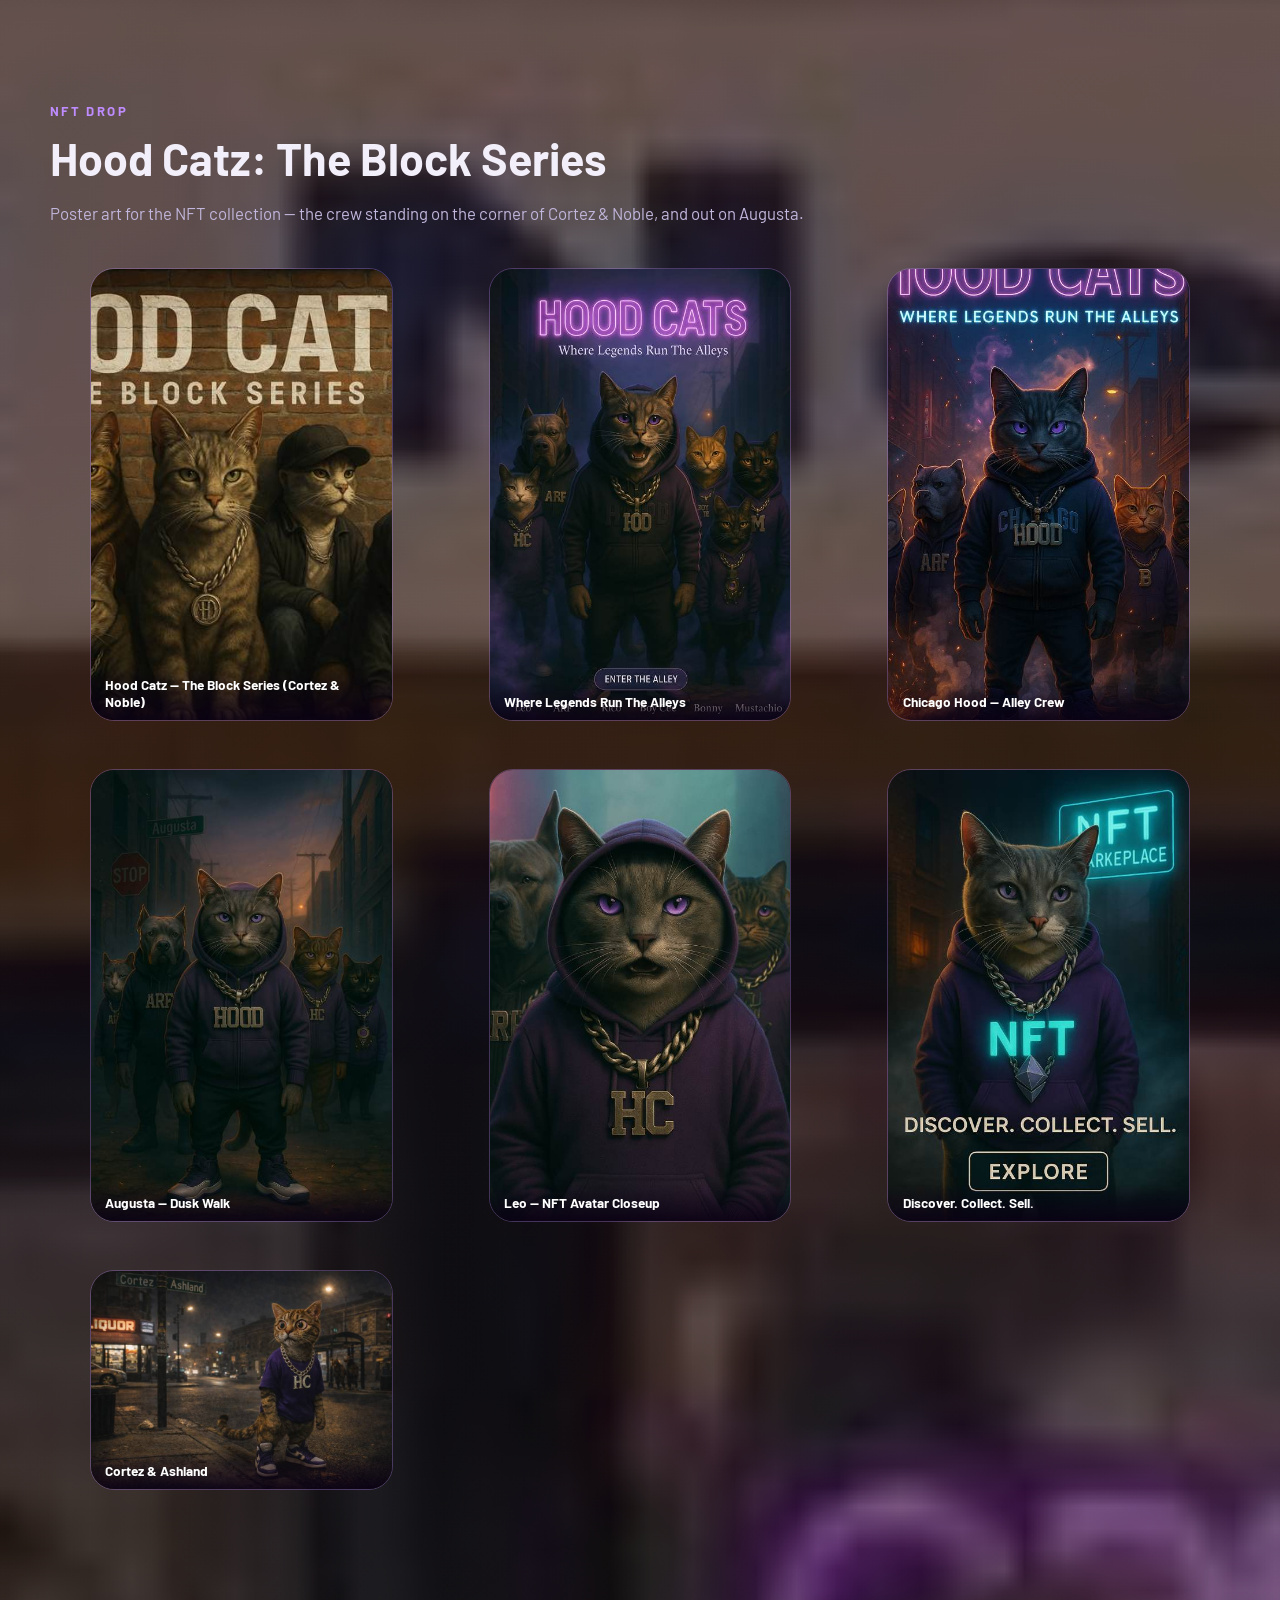
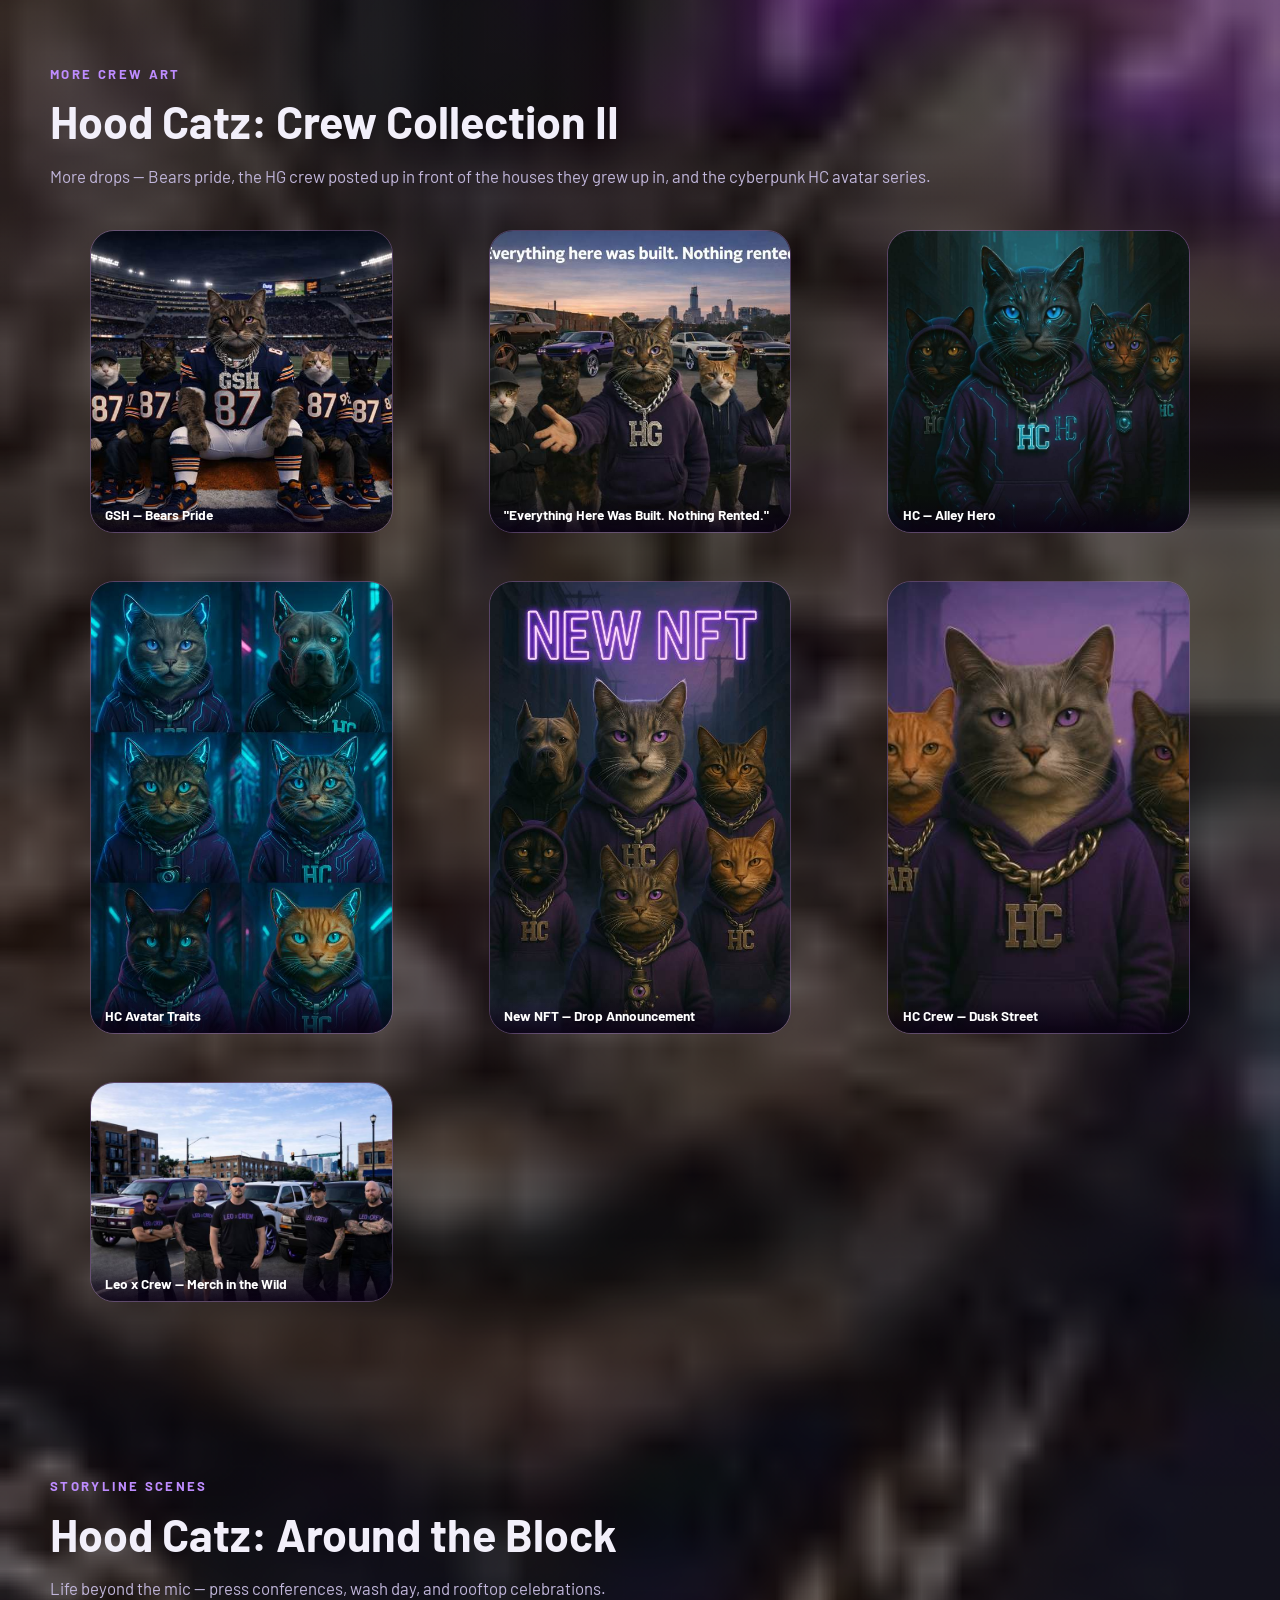
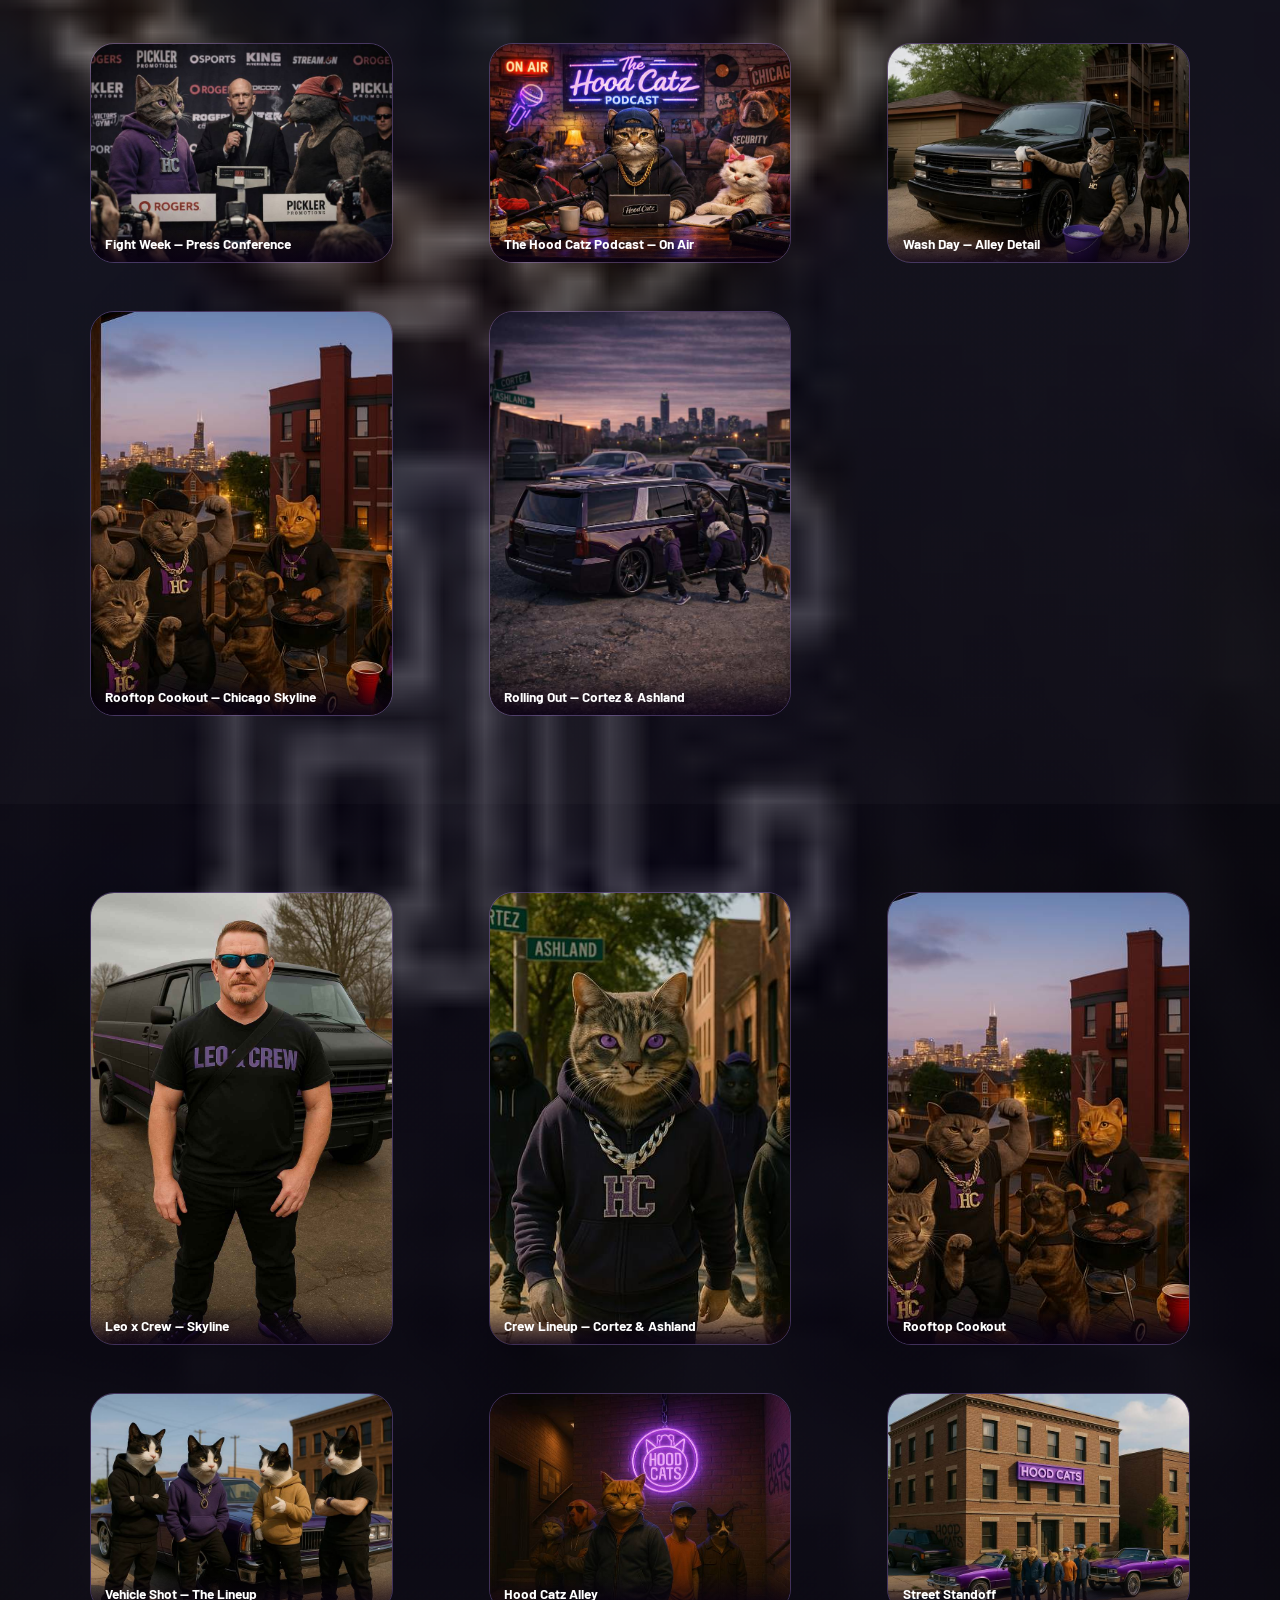
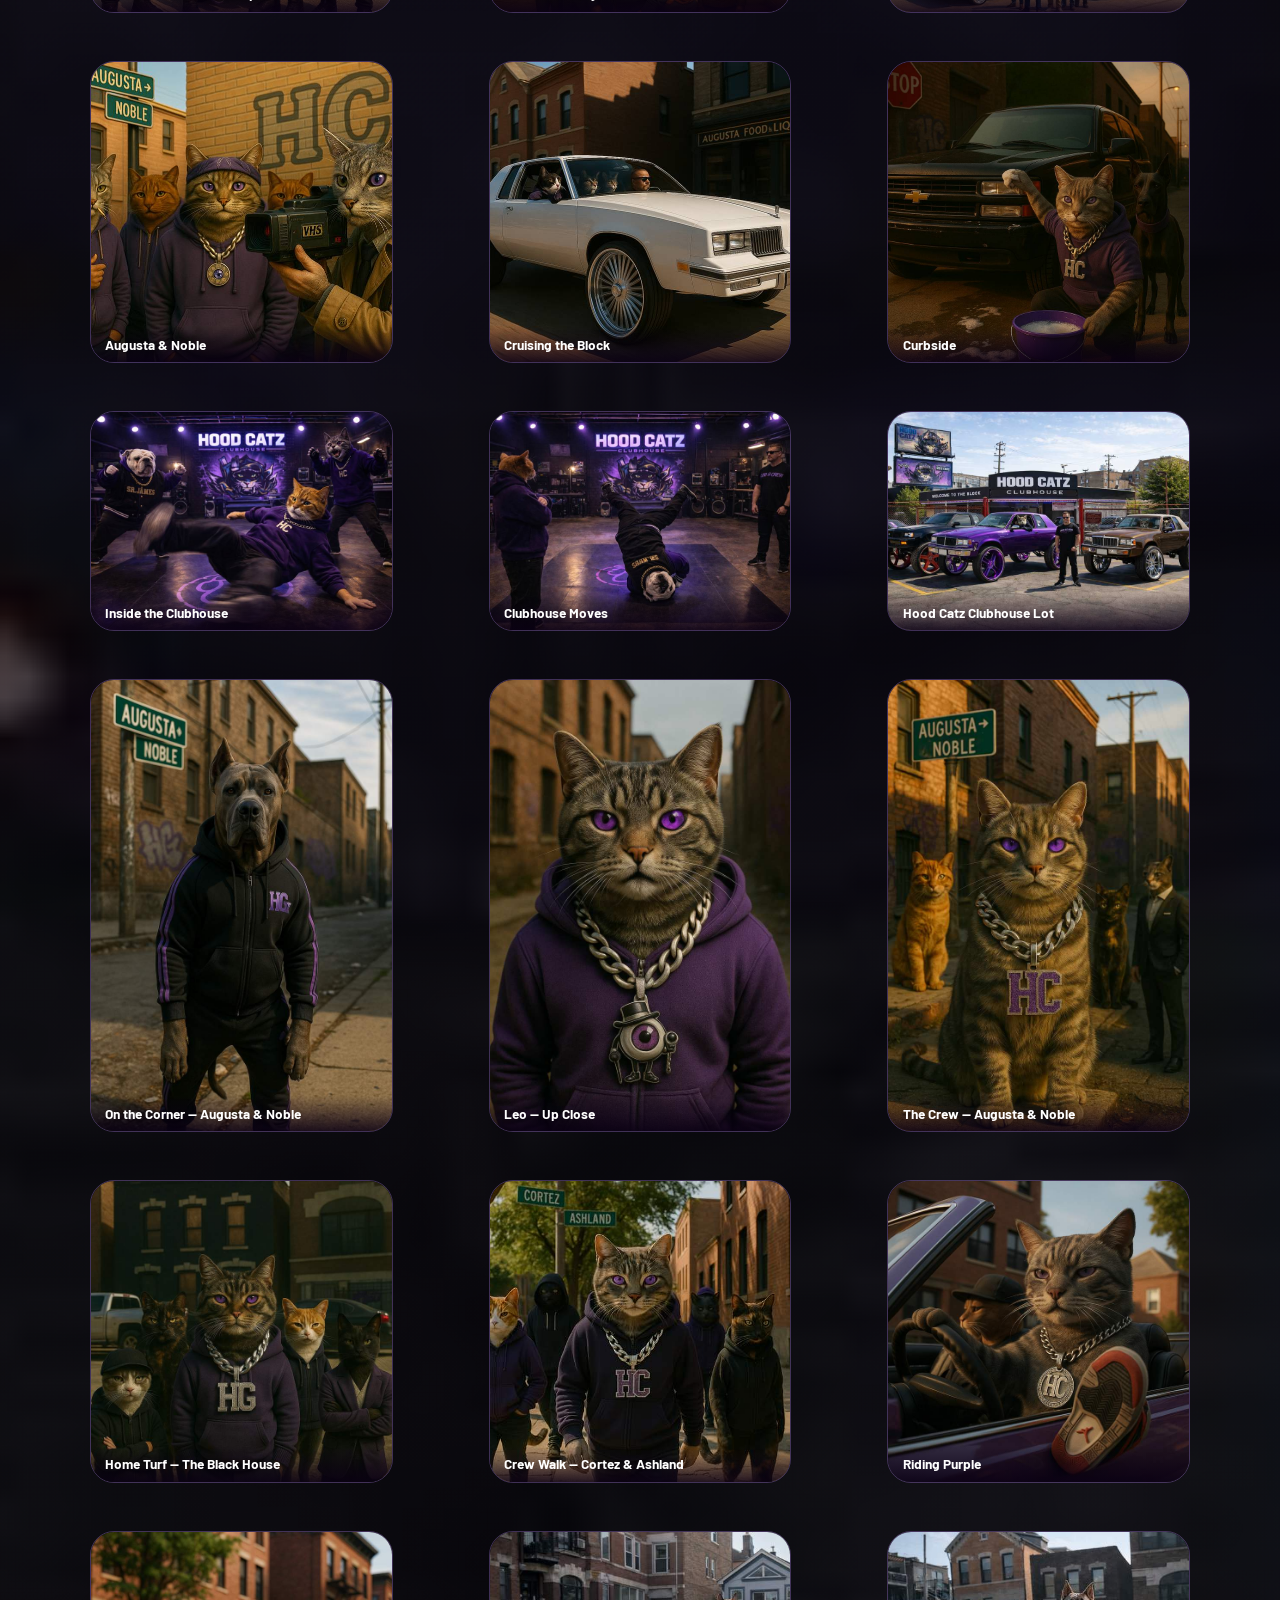
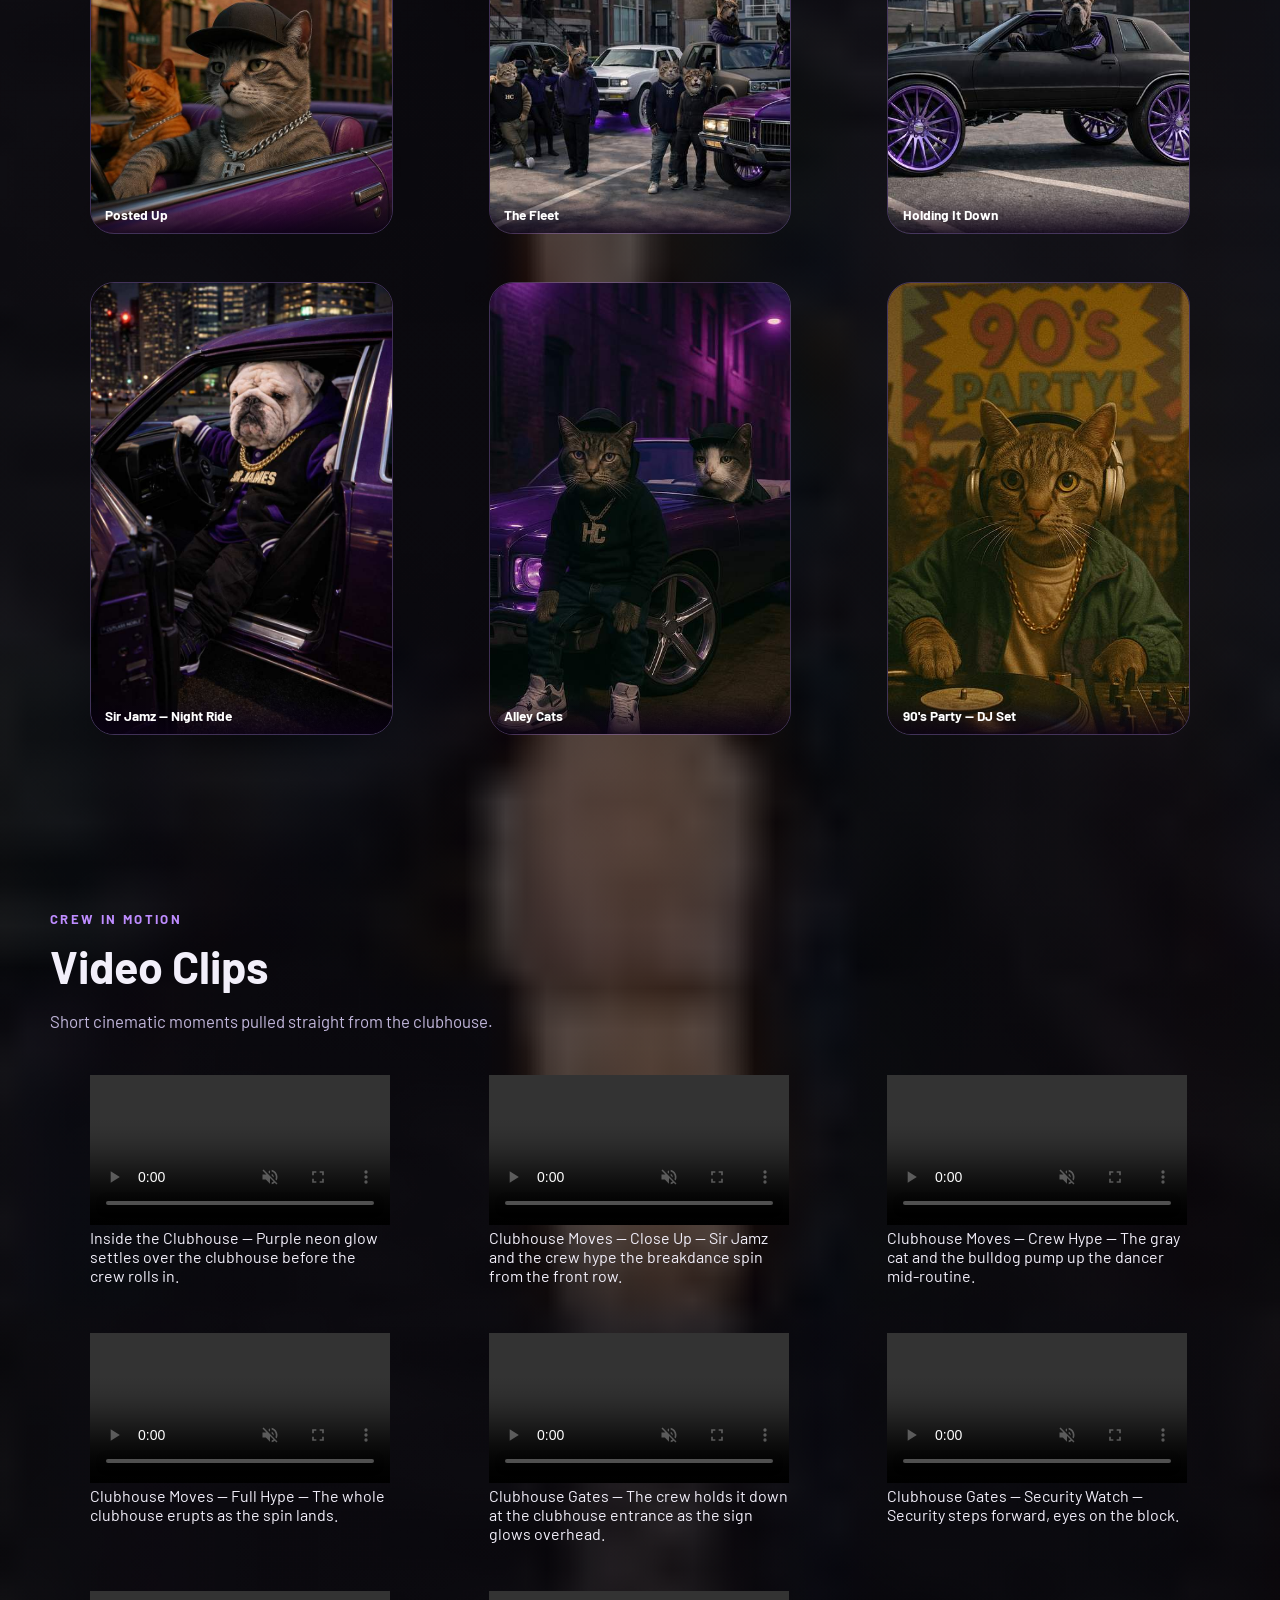
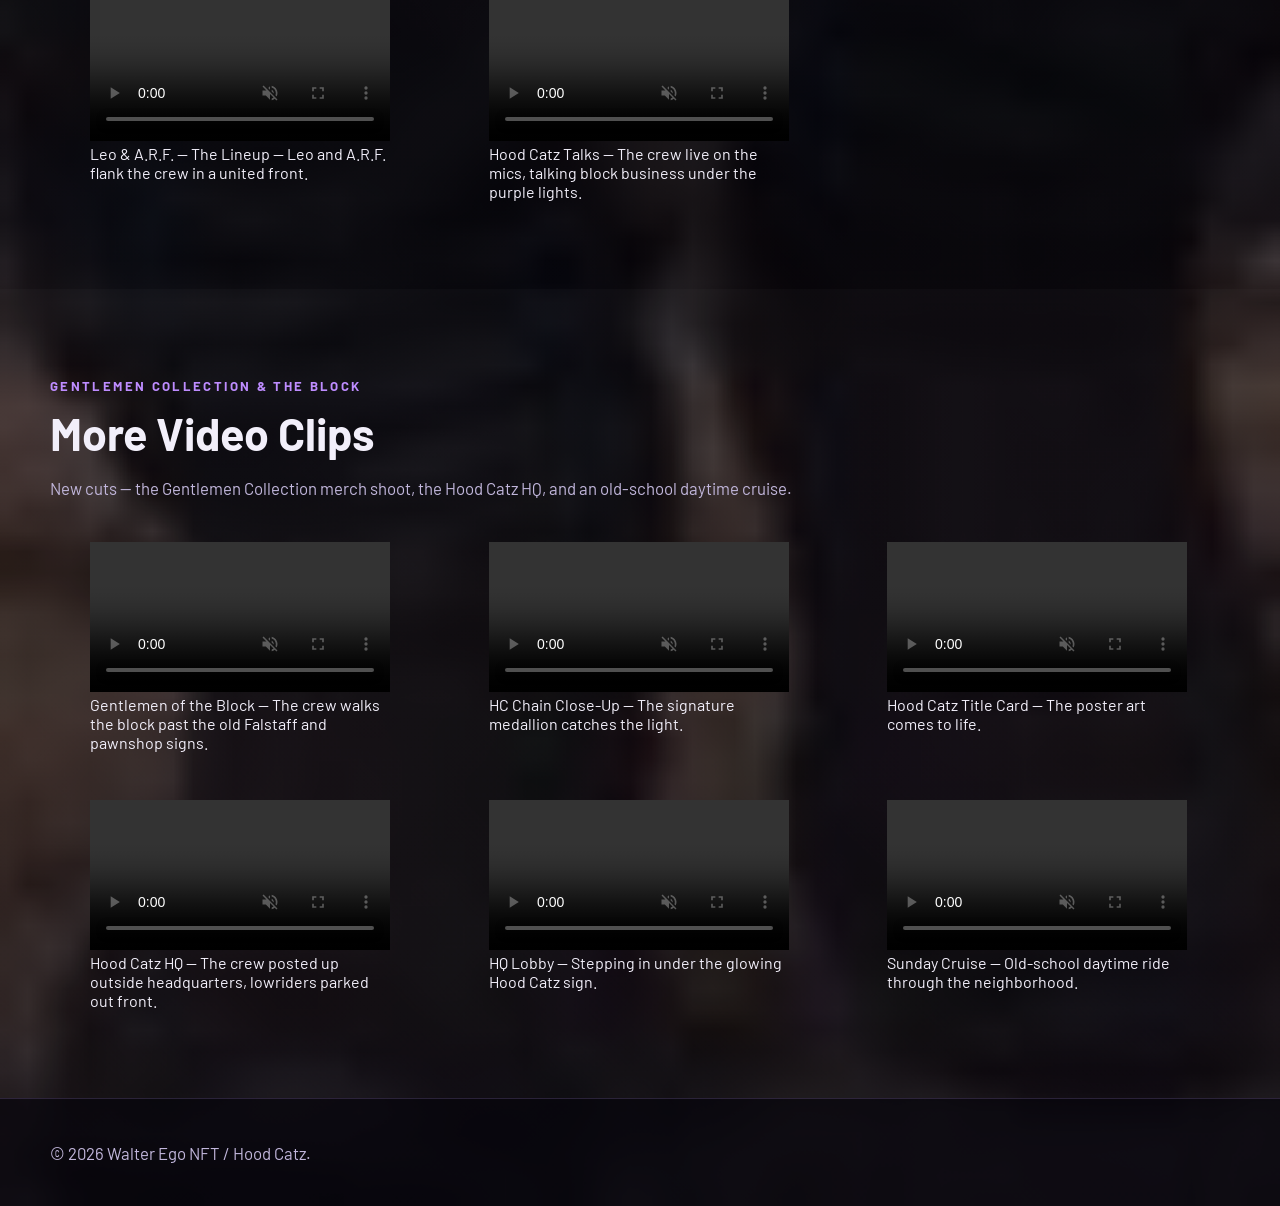
<file: gallery.html>
<!DOCTYPE html>
<html lang="en">
<head>
  <meta charset="UTF-8" />
  <meta name="viewport" content="width=device-width, initial-scale=1.0" />
  <title>Gallery | Walter Ego NFT</title>
  <meta name="description" content="Hood Catz crew renders, street scenes, and clubhouse shots." />
  <link rel="preconnect" href="https://fonts.googleapis.com">
  <link rel="preconnect" href="https://fonts.gstatic.com" crossorigin>
  <link href="https://fonts.googleapis.com/css2?family=Barlow:wght@400;500;600;700;800&family=Orbitron:wght@500;700;800&display=swap" rel="stylesheet">
  <link rel="stylesheet" href="assets/css/styles.css" />
</head>
<body class="hood-bg hood-bg--pasadita">
  <header class="site-header">
    <div class="container nav-wrap">
      <a class="brand" href="index.html"><img src="assets/img/purple-diamond.svg" alt="Walter Ego NFT logo" /><span>Walter Ego NFT</span></a>
      <button class="nav-toggle" aria-label="Open navigation">☰</button>
      <nav class="site-nav">
        <a href="index.html">Home</a>
        <a href="crew.html">The Crew</a>
        <a href="production.html">Production</a>
        <a href="universe.html">Universe</a>
        <a href="block.html">The Block</a>
        <a href="podcast.html">Podcast</a>
        <a class="active" href="gallery.html">Gallery</a>
        <a href="fundraiser.html">Fundraiser</a>
        <a href="contact.html">Contact</a>
      </nav>
    </div>
  </header>

  <main class="page-main">
    <section class="page-hero slim">
      <div class="container">
        <p class="eyebrow">Visual assets</p>
        <h1>Gallery</h1>
        <p>Crew renders, street scenes, and clubhouse moments straight from the Hood Catz universe.</p>
      </div>
    </section>

    <section class="section alt-bg">
      <div class="container">
        <p class="eyebrow">Real Chicago spots</p>
        <h2>La Pasadita</h2>
        <p>Still open, still standing — the real taco spot the crew rolls through, right across the street from the old empty dealership that was the clubhouse.</p>
      </div>
      <div class="container gallery-grid" style="margin-top:1.5rem;">
        <figure class="gallery-photo">
          <img src="assets/img/gallery/pasadita-storefront.jpg" alt="Leo, Rico and Sir Jamz standing outside the real La Pasadita restaurant at dusk" loading="lazy" />
          <figcaption class="caption">La Pasadita — "Often Imitated, Never Duplicated"</figcaption>
        </figure>
        <figure class="gallery-photo">
          <img src="assets/img/gallery/pasadita-buick.jpg" alt="The crew posted up in a maroon 1987 Buick outside La Pasadita" loading="lazy" />
          <figcaption class="caption">Pulled Up — 1987 Buick outside La Pasadita</figcaption>
        </figure>
        <figure class="gallery-photo">
          <img src="assets/img/gallery/pasadita-order.jpg" alt="The crew ordering tacos at the counter" loading="lazy" />
          <figcaption class="caption">Order Up — Counter Run</figcaption>
        </figure>
        <figure class="gallery-photo">
          <img src="assets/img/gallery/pasadita-menu.jpg" alt="The crew reading the menu board" loading="lazy" />
          <figcaption class="caption">Reading the Board</figcaption>
        </figure>
        <figure class="gallery-photo">
          <img src="assets/img/gallery/pasadita-tacos.jpg" alt="The crew eating tacos in a booth at La Pasadita" loading="lazy" />
          <figcaption class="caption">Taco Run — Booth Side</figcaption>
        </figure>
        <figure class="gallery-photo">
          <img src="assets/img/gallery/pasadita-booth.jpg" alt="The crew seated in a booth with a basket of tacos" loading="lazy" />
          <figcaption class="caption">Back Booth — Family Spot</figcaption>
        </figure>
        <figure class="gallery-photo">
          <img src="assets/img/gallery/real-house-black-challenger.jpg" alt="Real photo of the house grew up in, with a black Dodge Challenger parked out front" loading="lazy" />
          <figcaption class="caption">The House — Black Challenger</figcaption>
        </figure>
        <figure class="gallery-photo">
          <img src="assets/img/gallery/real-house-purple-challenger.jpg" alt="Real photo of the house grew up in, with a custom purple Dodge Challenger parked out front" loading="lazy" />
          <figcaption class="caption">The House — Purple Challenger</figcaption>
        </figure>
      </div>
    </section>

    <section class="section alt-bg">
      <div class="container">
        <p class="eyebrow">NFT drop</p>
        <h2>Hood Catz: The Block Series</h2>
        <p>Poster art for the NFT collection — the crew standing on the corner of Cortez & Noble, and out on Augusta.</p>
      </div>
      <div class="container gallery-grid" style="margin-top:1.5rem;">
        <figure class="gallery-photo">
          <img src="assets/img/gallery/nft-block-series-poster.jpg" alt="Hood Catz: The Block Series poster, crew standing at the corner of Cortez and Noble" loading="lazy" />
          <figcaption class="caption">Hood Catz — The Block Series (Cortez & Noble)</figcaption>
        </figure>
        <figure class="gallery-photo">
          <img src="assets/img/gallery/nft-hero-alley.jpg" alt="Hood Cats: Where Legends Run The Alleys poster with Leo, ARF, Rico, Boy Cee, Bonny, and Mustachio" loading="lazy" />
          <figcaption class="caption">Where Legends Run The Alleys</figcaption>
        </figure>
        <figure class="gallery-photo">
          <img src="assets/img/gallery/nft-square-chicago-hood.jpg" alt="Square Hood Cats poster, crew in Chicago Hood hoodies in a neon alley" loading="lazy" />
          <figcaption class="caption">Chicago Hood — Alley Crew</figcaption>
        </figure>
        <figure class="gallery-photo">
          <img src="assets/img/gallery/nft-augusta-street.jpg" alt="Hood Cats crew standing on Augusta street at dusk" loading="lazy" />
          <figcaption class="caption">Augusta — Dusk Walk</figcaption>
        </figure>
        <figure class="gallery-photo">
          <img src="assets/img/gallery/nft-avatar-closeup.jpg" alt="Leo close-up NFT avatar with HC chain, ARF and crew behind him" loading="lazy" />
          <figcaption class="caption">Leo — NFT Avatar Closeup</figcaption>
        </figure>
        <figure class="gallery-photo">
          <img src="assets/img/gallery/nft-marketplace-promo.jpg" alt="Leo NFT marketplace promo poster, Discover Collect Sell" loading="lazy" />
          <figcaption class="caption">Discover. Collect. Sell.</figcaption>
        </figure>
        <figure class="gallery-photo">
          <img src="assets/img/storyline/location-cortez-and-ashland.jpg" alt="Hood Catz poster art at the corner of Cortez and Ashland" loading="lazy" />
          <figcaption class="caption">Cortez & Ashland</figcaption>
        </figure>
      </div>
    </section>

    <section class="section alt-bg">
      <div class="container">
        <p class="eyebrow">More crew art</p>
        <h2>Hood Catz: Crew Collection II</h2>
        <p>More drops — Bears pride, the HG crew posted up in front of the houses they grew up in, and the cyberpunk HC avatar series.</p>
      </div>
      <div class="container gallery-grid" style="margin-top:1.5rem;">
        <figure class="gallery-photo">
          <img src="assets/img/gallery/nft-bears-crew-field.jpg" alt="Hood Catz crew in Chicago Bears #87 jerseys with GSH chain on the field at night" loading="lazy" />
          <figcaption class="caption">GSH — Bears Pride</figcaption>
        </figure>
        <figure class="gallery-photo">
          <img src="assets/img/gallery/nft-hg-crew-tagline.jpg" alt="HG crew standing in front of custom cars and the houses they grew up in, Chicago skyline behind them" loading="lazy" />
          <figcaption class="caption">"Everything Here Was Built. Nothing Rented."</figcaption>
        </figure>
        <figure class="gallery-photo">
          <img src="assets/img/gallery/nft-hc-crew-alley-hero.jpg" alt="Cyberpunk-styled HC crew hero shot in a neon alley" loading="lazy" />
          <figcaption class="caption">HC — Alley Hero</figcaption>
        </figure>
        <figure class="gallery-photo">
          <img src="assets/img/gallery/nft-avatar-trait-grid.jpg" alt="Six cyberpunk HC avatar portraits, trait grid style" loading="lazy" />
          <figcaption class="caption">HC Avatar Traits</figcaption>
        </figure>
        <figure class="gallery-photo">
          <img src="assets/img/gallery/nft-new-drop-poster.jpg" alt="New NFT drop announcement poster with the HC crew in a dark alley" loading="lazy" />
          <figcaption class="caption">New NFT — Drop Announcement</figcaption>
        </figure>
        <figure class="gallery-photo">
          <img src="assets/img/gallery/nft-hc-crew-dusk-street.jpg" alt="HC crew hero shot on a dusk Chicago street with purple hoodies and gold chains" loading="lazy" />
          <figcaption class="caption">HC Crew — Dusk Street</figcaption>
        </figure>
        <figure class="gallery-photo">
          <img src="assets/img/gallery/leo-x-crew-merch-photo.jpg" alt="Leo x Crew merch photo, real people wearing branded shirts in front of SUVs with the Chicago skyline" loading="lazy" />
          <figcaption class="caption">Leo x Crew — Merch in the Wild</figcaption>
        </figure>
      </div>
    </section>

    <section class="section alt-bg">
      <div class="container">
        <p class="eyebrow">Storyline scenes</p>
        <h2>Hood Catz: Around the Block</h2>
        <p>Life beyond the mic — press conferences, wash day, and rooftop celebrations.</p>
      </div>
      <div class="container gallery-grid" style="margin-top:1.5rem;">
        <figure class="gallery-photo">
          <img src="assets/img/gallery/nft-boxing-press-conference.jpg" alt="Leo at a boxing press conference facing off with a rival, sponsor backdrop, HC hoodie" loading="lazy" />
          <figcaption class="caption">Fight Week — Press Conference</figcaption>
        </figure>
        <figure class="gallery-photo">
          <img src="assets/img/gallery/nft-hood-catz-podcast-onair.jpg" alt="The Hood Catz Podcast, ON AIR neon sign, Chicago sign, ARF as security" loading="lazy" />
          <figcaption class="caption">The Hood Catz Podcast — On Air</figcaption>
        </figure>
        <figure class="gallery-photo">
          <img src="assets/img/gallery/nft-suv-wash-scene.jpg" alt="Crew member washing a black SUV in the alley with a Great Dane guard dog" loading="lazy" />
          <figcaption class="caption">Wash Day — Alley Detail</figcaption>
        </figure>
        <figure class="gallery-photo">
          <img src="assets/img/gallery/nft-rooftop-cookout.jpg" alt="Crew rooftop cookout with balloons and the Chicago skyline at dusk" loading="lazy" />
          <figcaption class="caption">Rooftop Cookout — Chicago Skyline</figcaption>
        </figure>
        <figure class="gallery-photo">
          <img src="assets/img/gallery/nft-ashland-suv-boarding.jpg" alt="Photoreal 3D purple SUV parked at Cortez and Ashland with the Hood Catz crew walking up to get in" loading="lazy" />
          <figcaption class="caption">Rolling Out — Cortez & Ashland</figcaption>
        </figure>
      </div>
    </section>

    <section class="section">
      <div class="container gallery-grid">
        <figure class="gallery-photo">
          <img src="assets/img/gallery/crew-01.jpg" alt="Leo x Crew group shot with the Chicago skyline" loading="lazy" />
          <figcaption class="caption">Leo x Crew — Skyline</figcaption>
        </figure>
        <figure class="gallery-photo">
          <img src="assets/img/gallery/crew-02.jpg" alt="Hood Catz crew walking down a Chicago street" loading="lazy" />
          <figcaption class="caption">Crew Lineup — Cortez & Ashland</figcaption>
        </figure>
        <figure class="gallery-photo">
          <img src="assets/img/gallery/crew-03.jpg" alt="Hood Catz crew rooftop cookout with skyline view" loading="lazy" />
          <figcaption class="caption">Rooftop Cookout</figcaption>
        </figure>
        <figure class="gallery-photo">
          <img src="assets/img/gallery/crew-04.jpg" alt="Four Hood Catz crew members in front of a purple vintage car" loading="lazy" />
          <figcaption class="caption">Vehicle Shot — The Lineup</figcaption>
        </figure>
        <figure class="gallery-photo">
          <img src="assets/img/gallery/crew-05.jpg" alt="Hood Catz neon logo brick wall scene" loading="lazy" />
          <figcaption class="caption">Hood Catz Alley</figcaption>
        </figure>
        <figure class="gallery-photo">
          <img src="assets/img/gallery/crew-06.jpg" alt="Hood Catz crew posing with cars on a city street" loading="lazy" />
          <figcaption class="caption">Street Standoff</figcaption>
        </figure>
        <figure class="gallery-photo">
          <img src="assets/img/gallery/crew-07.jpg" alt="Hood Catz crew at Augusta and Noble intersection" loading="lazy" />
          <figcaption class="caption">Augusta & Noble</figcaption>
        </figure>
        <figure class="gallery-photo">
          <img src="assets/img/gallery/crew-08.jpg" alt="Vintage car driving through the Hood Catz neighborhood" loading="lazy" />
          <figcaption class="caption">Cruising the Block</figcaption>
        </figure>
        <figure class="gallery-photo">
          <img src="assets/img/gallery/crew-09.jpg" alt="Hood Catz member kneeling next to a black SUV with a dog" loading="lazy" />
          <figcaption class="caption">Curbside</figcaption>
        </figure>
        <figure class="gallery-photo">
          <img src="assets/img/gallery/crew-10.jpg" alt="Hood Catz Clubhouse interior scene" loading="lazy" />
          <figcaption class="caption">Inside the Clubhouse</figcaption>
        </figure>
        <figure class="gallery-photo">
          <img src="assets/img/gallery/crew-11.jpg" alt="Hood Catz bulldog breakdancing in the clubhouse" loading="lazy" />
          <figcaption class="caption">Clubhouse Moves</figcaption>
        </figure>
        <figure class="gallery-photo">
          <img src="assets/img/gallery/crew-12.jpg" alt="Hood Catz crew with lifted cars and billboards" loading="lazy" />
          <figcaption class="caption">Hood Catz Clubhouse Lot</figcaption>
        </figure>
        <figure class="gallery-photo">
          <img src="assets/img/gallery/crew-13.jpg" alt="Hood Catz crew member on the corner of Augusta and Noble" loading="lazy" />
          <figcaption class="caption">On the Corner — Augusta & Noble</figcaption>
        </figure>
        <figure class="gallery-photo">
          <img src="assets/img/gallery/crew-14.jpg" alt="Leo close-up wearing the Walter Ego eye pendant" loading="lazy" />
          <figcaption class="caption">Leo — Up Close</figcaption>
        </figure>
        <figure class="gallery-photo">
          <img src="assets/img/gallery/crew-15.jpg" alt="Hood Catz full crew group shot at Augusta and Noble" loading="lazy" />
          <figcaption class="caption">The Crew — Augusta & Noble</figcaption>
        </figure>
        <figure class="gallery-photo">
          <img src="assets/img/gallery/crew-16.jpg" alt="Hood Catz crew standing in front of the block's black house" loading="lazy" />
          <figcaption class="caption">Home Turf — The Black House</figcaption>
        </figure>
        <figure class="gallery-photo">
          <img src="assets/img/gallery/crew-17.jpg" alt="Hood Catz crew walking together at Cortez and Ashland" loading="lazy" />
          <figcaption class="caption">Crew Walk — Cortez & Ashland</figcaption>
        </figure>
        <figure class="gallery-photo">
          <img src="assets/img/gallery/crew-18.jpg" alt="Leo driving a purple convertible with a crew member riding along" loading="lazy" />
          <figcaption class="caption">Riding Purple</figcaption>
        </figure>
        <figure class="gallery-photo">
          <img src="assets/img/gallery/crew-19.jpg" alt="Hood Catz crew posted up in the purple convertible" loading="lazy" />
          <figcaption class="caption">Posted Up</figcaption>
        </figure>
        <figure class="gallery-photo">
          <img src="assets/img/gallery/crew-20.jpg" alt="Hood Catz crew with SUVs and a purple muscle car" loading="lazy" />
          <figcaption class="caption">The Fleet</figcaption>
        </figure>
        <figure class="gallery-photo">
          <img src="assets/img/gallery/crew-21.jpg" alt="Hood Catz crew group scene on the block" loading="lazy" />
          <figcaption class="caption">Holding It Down</figcaption>
        </figure>
        <figure class="gallery-photo">
          <img src="assets/img/gallery/crew-22.jpg" alt="Sir Jamz next to a purple Cutlass at night" loading="lazy" />
          <figcaption class="caption">Sir Jamz — Night Ride</figcaption>
        </figure>
        <figure class="gallery-photo">
          <img src="assets/img/gallery/crew-23.jpg" alt="Leo and a crew member in a night alley with a purple vintage car" loading="lazy" />
          <figcaption class="caption">Alley Cats</figcaption>
        </figure>
        <figure class="gallery-photo">
          <img src="assets/img/gallery/crew-24.jpg" alt="Hood Catz DJ spinning records at a 90s themed party" loading="lazy" />
          <figcaption class="caption">90's Party — DJ Set</figcaption>
        </figure>
      </div>
    </section>

    <section class="section">
      <div class="container">
        <p class="eyebrow">Crew in motion</p>
        <h2>Video Clips</h2>
        <p>Short cinematic moments pulled straight from the clubhouse.</p>
      </div>
      <div class="container gallery-grid" style="margin-top:1.5rem;">
        <figure class="gallery-video">
          <video src="https://github.com/arfbarf187-crypto/walteregonft-site/releases/download/crew-videos-v1/clubhouse-establishing.mp4" controls muted loop playsinline preload="metadata"></video>
          <figcaption class="caption">Inside the Clubhouse — Purple neon glow settles over the clubhouse before the crew rolls in.</figcaption>
        </figure>
        <figure class="gallery-video">
          <video src="https://github.com/arfbarf187-crypto/walteregonft-site/releases/download/crew-videos-v1/breakdance-closeup.mp4" controls muted loop playsinline preload="metadata"></video>
          <figcaption class="caption">Clubhouse Moves — Close Up — Sir Jamz and the crew hype the breakdance spin from the front row.</figcaption>
        </figure>
        <figure class="gallery-video">
          <video src="https://github.com/arfbarf187-crypto/walteregonft-site/releases/download/crew-videos-v1/breakdance-crew-hype.mp4" controls muted loop playsinline preload="metadata"></video>
          <figcaption class="caption">Clubhouse Moves — Crew Hype — The gray cat and the bulldog pump up the dancer mid-routine.</figcaption>
        </figure>
        <figure class="gallery-video">
          <video src="https://github.com/arfbarf187-crypto/walteregonft-site/releases/download/crew-videos-v1/breakdance-hype.mp4" controls muted loop playsinline preload="metadata"></video>
          <figcaption class="caption">Clubhouse Moves — Full Hype — The whole clubhouse erupts as the spin lands.</figcaption>
        </figure>
        <figure class="gallery-video">
          <video src="https://github.com/arfbarf187-crypto/walteregonft-site/releases/download/crew-videos-v1/clubhouse-entrance.mp4" controls muted loop playsinline preload="metadata"></video>
          <figcaption class="caption">Clubhouse Gates — The crew holds it down at the clubhouse entrance as the sign glows overhead.</figcaption>
        </figure>
        <figure class="gallery-video">
          <video src="https://github.com/arfbarf187-crypto/walteregonft-site/releases/download/crew-videos-v1/clubhouse-entrance-security.mp4" controls muted loop playsinline preload="metadata"></video>
          <figcaption class="caption">Clubhouse Gates — Security Watch — Security steps forward, eyes on the block.</figcaption>
        </figure>
        <figure class="gallery-video">
          <video src="https://github.com/arfbarf187-crypto/walteregonft-site/releases/download/crew-videos-v1/leo-arf-lineup.mp4" controls muted loop playsinline preload="metadata"></video>
          <figcaption class="caption">Leo & A.R.F. — The Lineup — Leo and A.R.F. flank the crew in a united front.</figcaption>
        </figure>
        <figure class="gallery-video">
          <video src="https://github.com/arfbarf187-crypto/walteregonft-site/releases/download/crew-videos-v1/podcast-scene.mp4" controls muted loop playsinline preload="metadata"></video>
          <figcaption class="caption">Hood Catz Talks — The crew live on the mics, talking block business under the purple lights.</figcaption>
        </figure>
      </div>
    </section>

    <section class="section alt-bg">
      <div class="container">
        <p class="eyebrow">Gentlemen Collection & the block</p>
        <h2>More Video Clips</h2>
        <p>New cuts — the Gentlemen Collection merch shoot, the Hood Catz HQ, and an old-school daytime cruise.</p>
      </div>
      <div class="container gallery-grid" style="margin-top:1.5rem;">
        <figure class="gallery-video">
          <video src="https://github.com/arfbarf187-crypto/walteregonft-site/releases/download/gentlemen-collection-videos-v1/street.mp4" controls muted loop playsinline preload="metadata"></video>
          <figcaption class="caption">Gentlemen of the Block — The crew walks the block past the old Falstaff and pawnshop signs.</figcaption>
        </figure>
        <figure class="gallery-video">
          <video src="https://github.com/arfbarf187-crypto/walteregonft-site/releases/download/gentlemen-collection-videos-v1/hcchain.mp4" controls muted loop playsinline preload="metadata"></video>
          <figcaption class="caption">HC Chain Close-Up — The signature medallion catches the light.</figcaption>
        </figure>
        <figure class="gallery-video">
          <video src="https://github.com/arfbarf187-crypto/walteregonft-site/releases/download/gentlemen-collection-videos-v1/hoodcats.mp4" controls muted loop playsinline preload="metadata"></video>
          <figcaption class="caption">Hood Catz Title Card — The poster art comes to life.</figcaption>
        </figure>
        <figure class="gallery-video">
          <video src="https://github.com/arfbarf187-crypto/walteregonft-site/releases/download/gentlemen-collection-videos-v1/hq-building.mp4" controls muted loop playsinline preload="metadata"></video>
          <figcaption class="caption">Hood Catz HQ — The crew posted up outside headquarters, lowriders parked out front.</figcaption>
        </figure>
        <figure class="gallery-video">
          <video src="https://github.com/arfbarf187-crypto/walteregonft-site/releases/download/gentlemen-collection-videos-v1/neon-lobby.mp4" controls muted loop playsinline preload="metadata"></video>
          <figcaption class="caption">HQ Lobby — Stepping in under the glowing Hood Catz sign.</figcaption>
        </figure>
        <figure class="gallery-video">
          <video src="https://github.com/arfbarf187-crypto/walteregonft-site/releases/download/gentlemen-collection-videos-v1/daytime-cruise.mp4" controls muted loop playsinline preload="metadata"></video>
          <figcaption class="caption">Sunday Cruise — Old-school daytime ride through the neighborhood.</figcaption>
        </figure>
      </div>
    </section>
  </main>

  <footer class="site-footer">
    <div class="container footer-wrap"><p>© 2026 Walter Ego NFT / Hood Catz.</p></div>
  </footer>
  <script src="assets/js/app.js"></script>
</body>
</html>
</file>
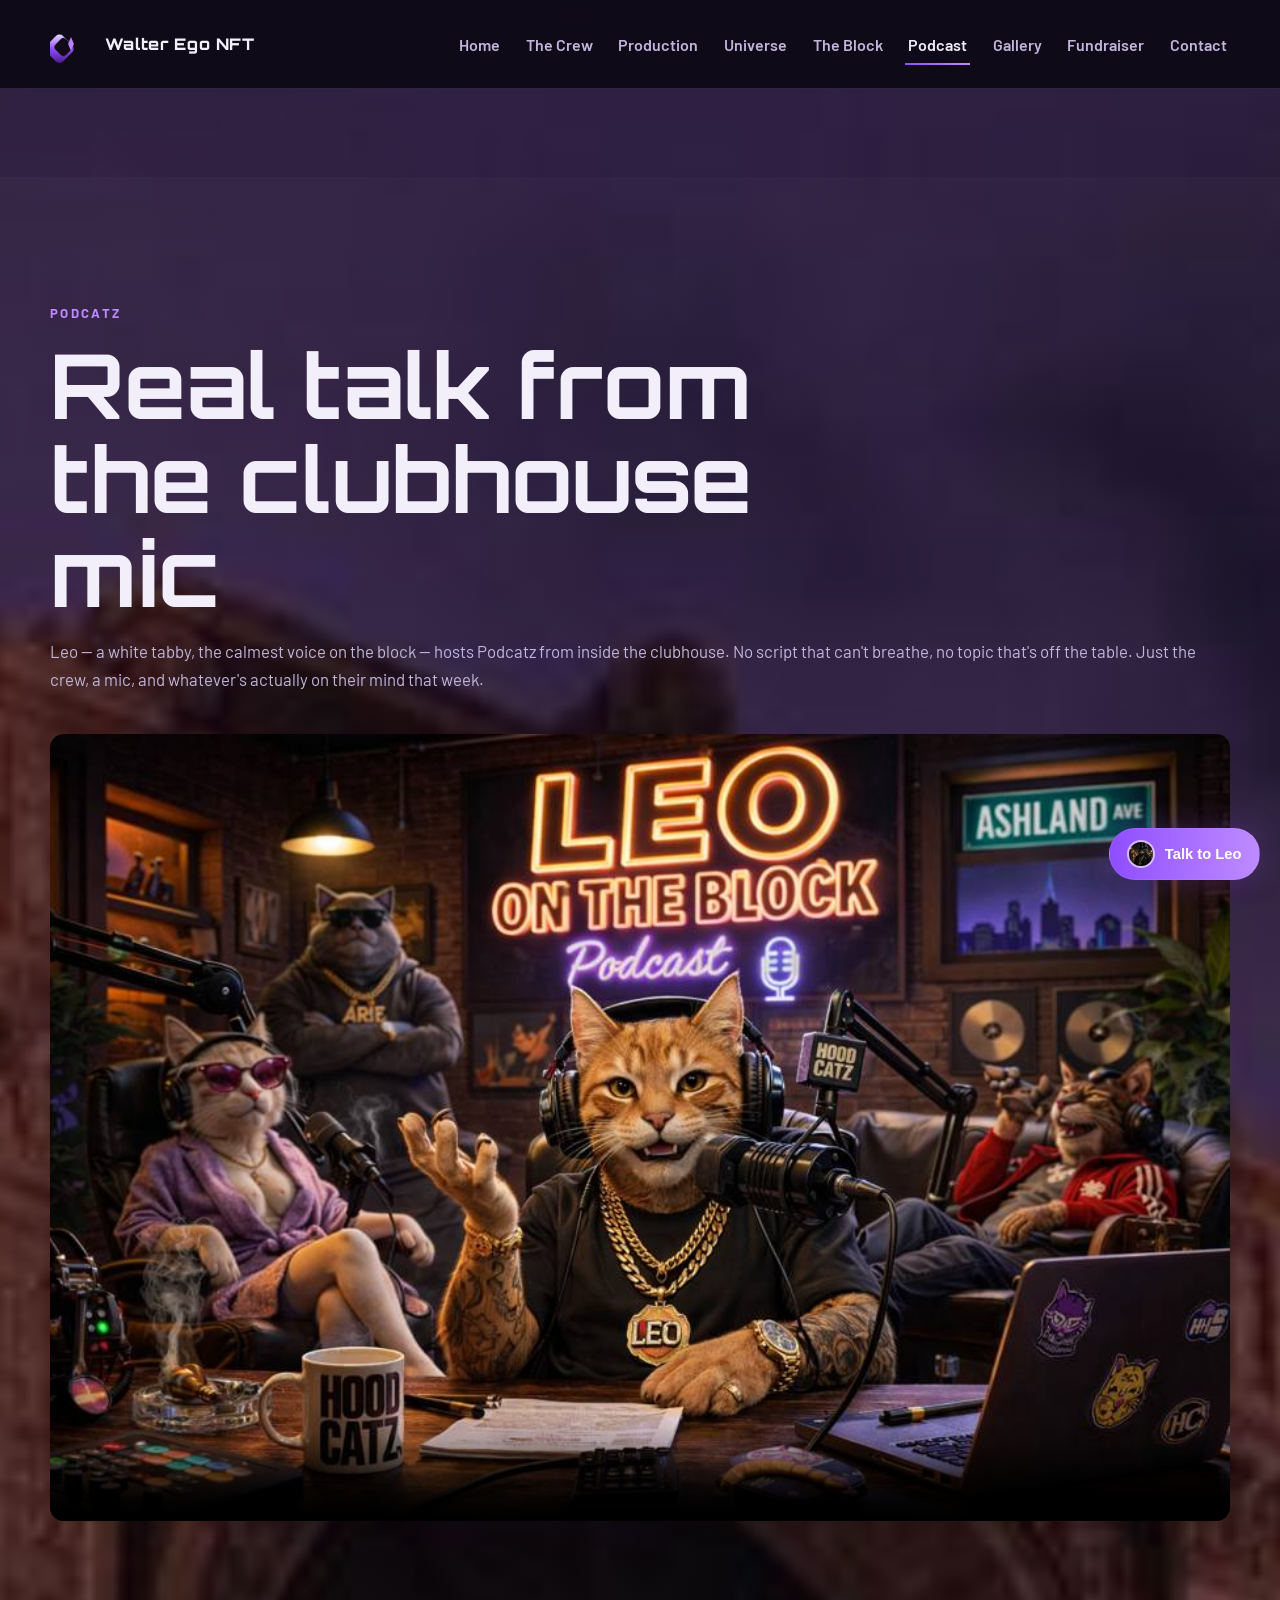
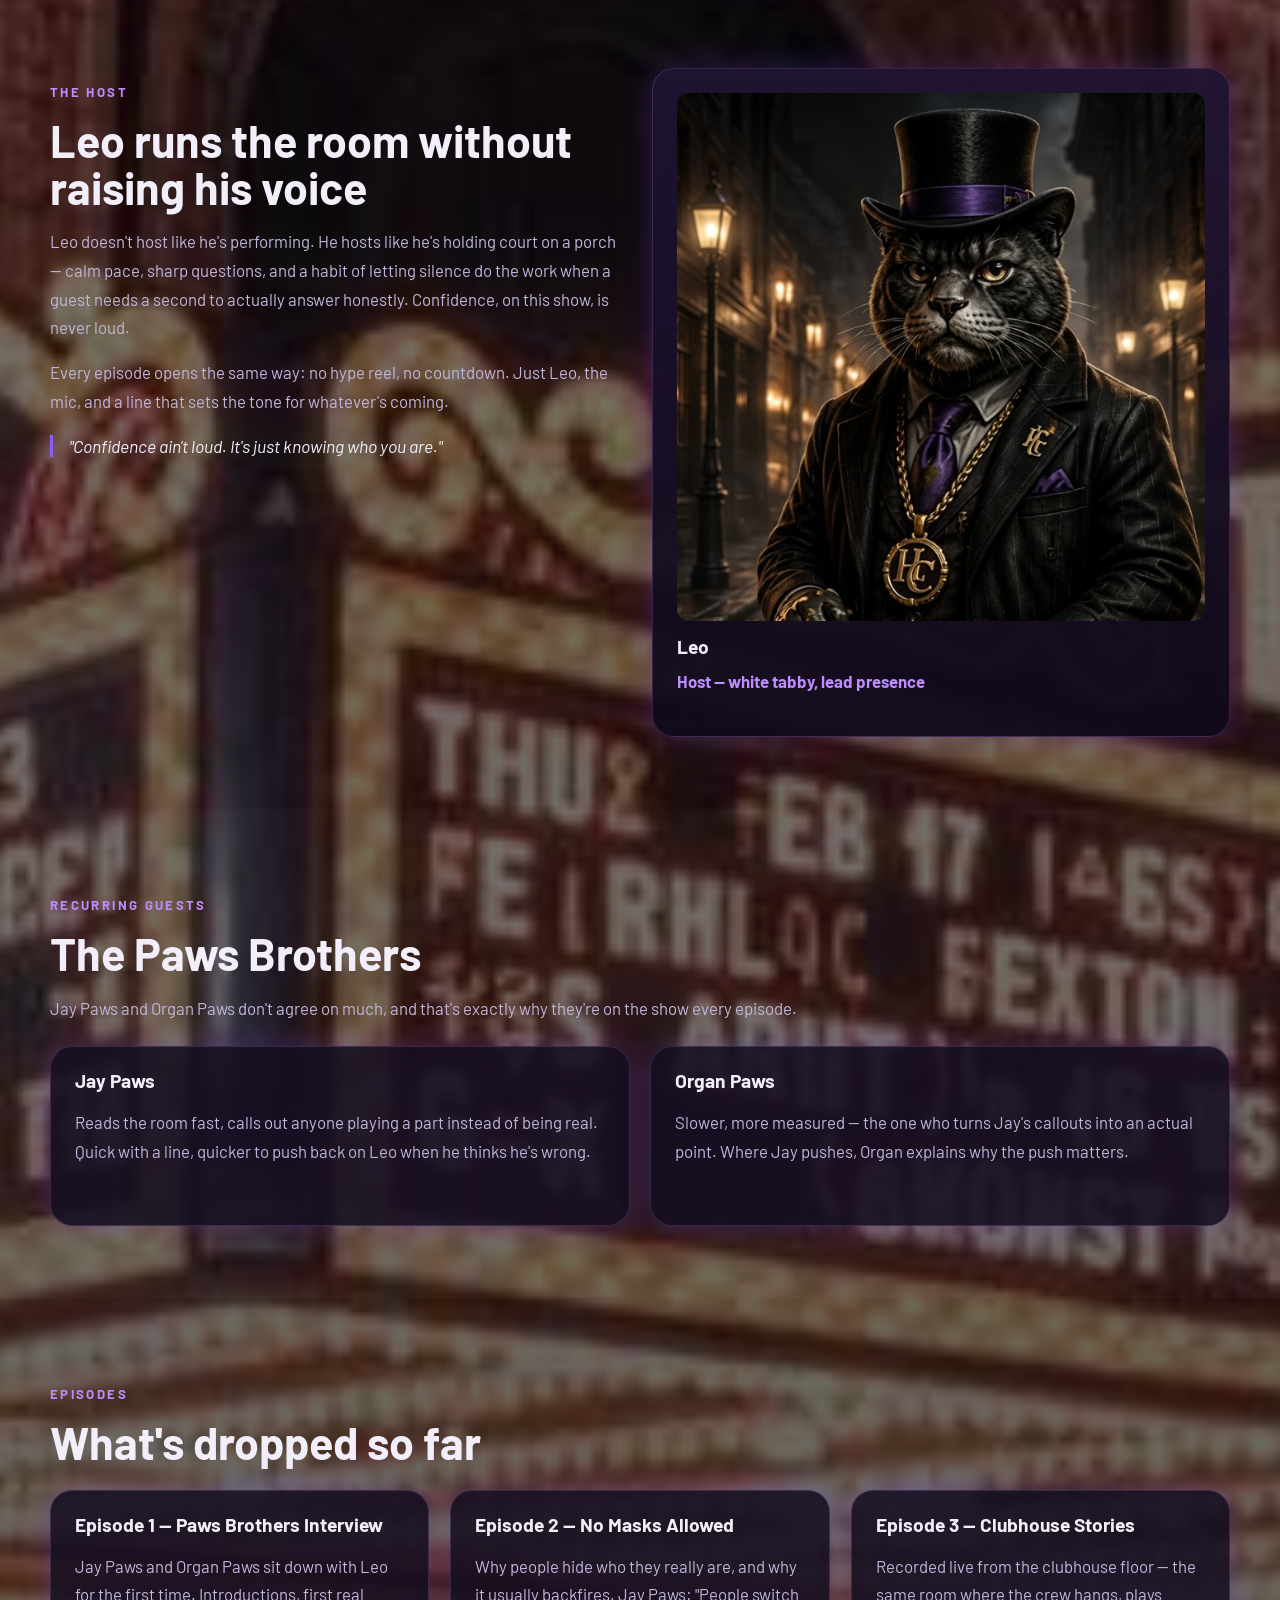
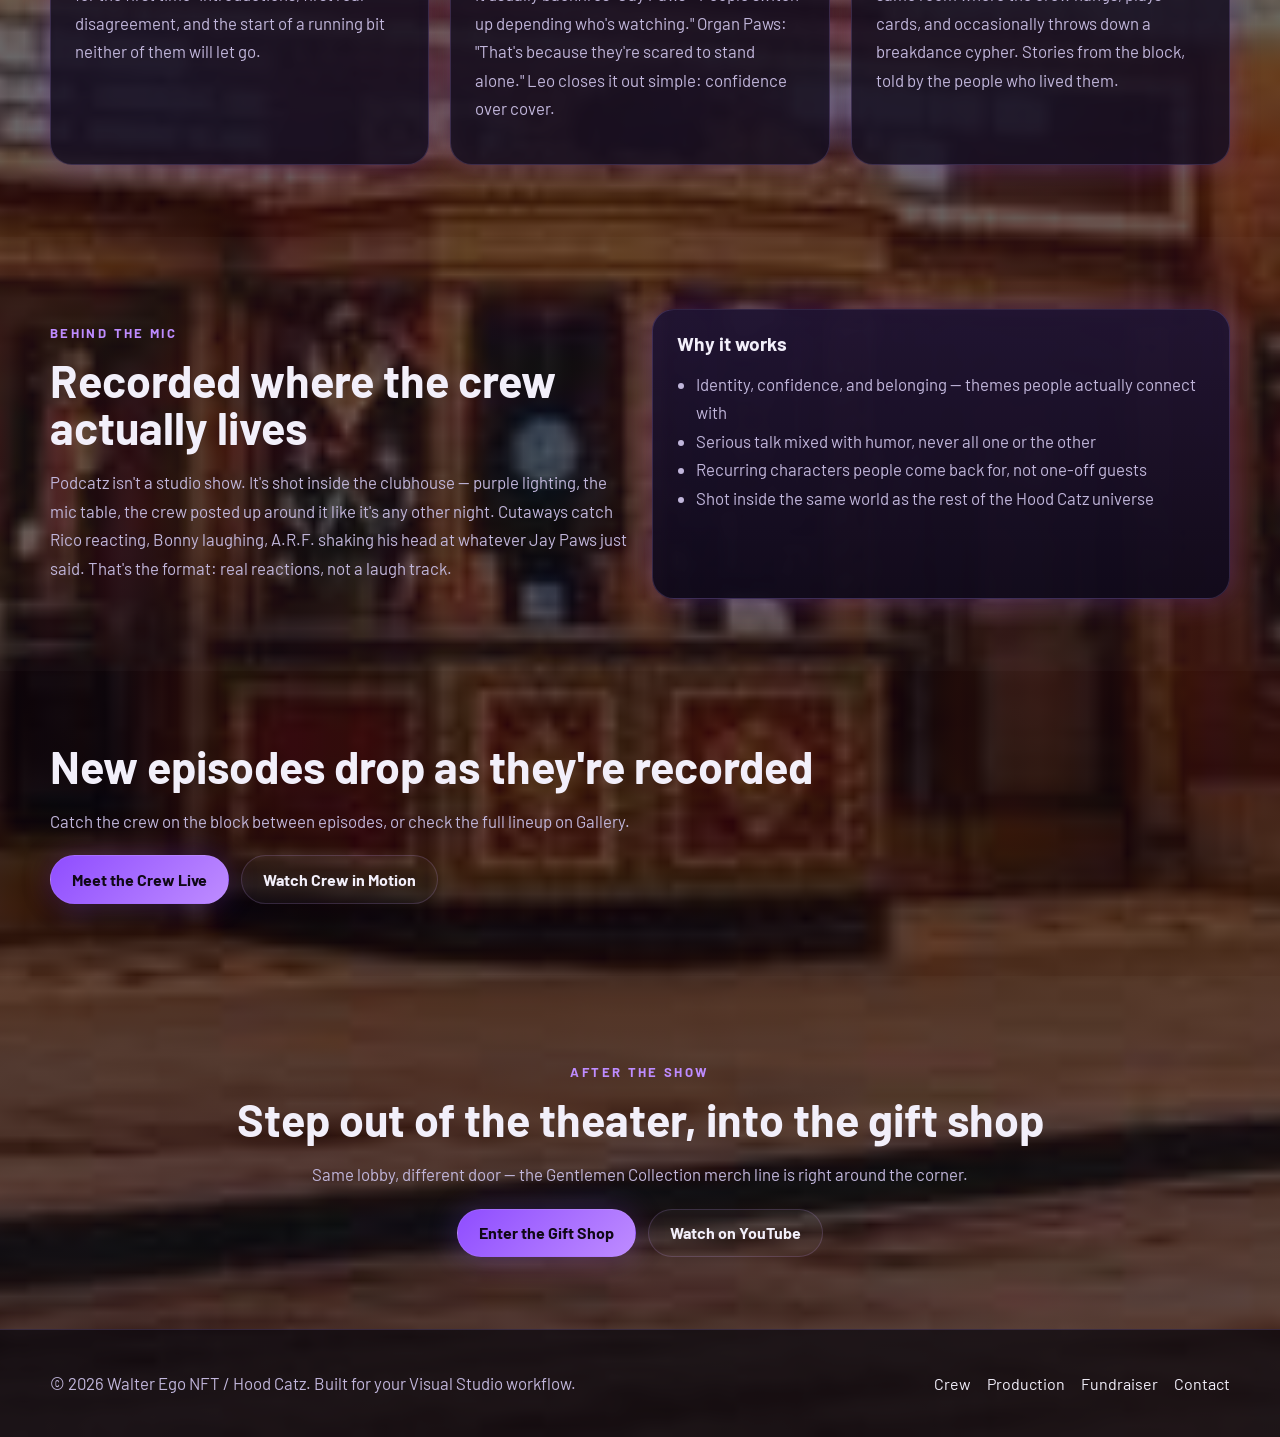
<file: podcast.html>
<!DOCTYPE html>
<html lang="en">
<head>
  <meta charset="UTF-8" />
  <meta name="viewport" content="width=device-width, initial-scale=1.0" />
  <title>Podcatz | Walter Ego NFT</title>
  <meta name="description" content="Podcatz — the Hood Catz podcast. Leo hosts real talk with Jay Paws, Organ Paws, and the crew." />
  <link rel="preconnect" href="https://fonts.googleapis.com">
  <link rel="preconnect" href="https://fonts.gstatic.com" crossorigin>
  <link href="https://fonts.googleapis.com/css2?family=Barlow:wght@400;500;600;700;800&family=Orbitron:wght@500;700;800&display=swap" rel="stylesheet">
  <link rel="stylesheet" href="assets/css/styles.css" />
</head>
<body class="hood-bg hood-bg--hubtheater">
  <header class="site-header">
    <div class="container nav-wrap">
      <a class="brand" href="index.html"><img src="assets/img/purple-diamond.svg" alt="Walter Ego NFT logo" /><span>Walter Ego NFT</span></a>
      <button class="nav-toggle" aria-label="Open navigation">☰</button>
      <nav class="site-nav">
        <a href="index.html">Home</a>
        <a href="crew.html">The Crew</a>
        <a href="production.html">Production</a>
        <a href="universe.html">Universe</a>
        <a href="block.html">The Block</a>
        <a class="active" href="podcast.html">Podcast</a>
        <a href="gallery.html">Gallery</a>
        <a href="fundraiser.html">Fundraiser</a>
        <a href="contact.html">Contact</a>
      </nav>
    </div>
  </header>

  <main class="page-main">
    <section class="page-hero slim">
      <div class="container">
        <p class="eyebrow">Podcatz</p>
        <h1>Real talk from the clubhouse mic</h1>
        <p>
          Leo — a white tabby, the calmest voice on the block — hosts Podcatz from inside the
          clubhouse. No script that can't breathe, no topic that's off the table. Just the crew,
          a mic, and whatever's actually on their mind that week.
        </p>
      </div>
    </section>

    <section class="section" style="padding-top:0;">
      <div class="container">
        <video src="https://github.com/arfbarf187-crypto/walteregonft-site/releases/download/podcast-videos-v1/podcast-hero.mp4" controls muted loop playsinline preload="metadata" poster="assets/img/gallery/podcast-leo-on-the-block-hero.jpg" style="width:100%;border-radius:14px;"></video>
      </div>
    </section>

    <section class="section">
      <div class="container split-layout">
        <div>
          <p class="section-tag">The Host</p>
          <h2>Leo runs the room without raising his voice</h2>
          <p>
            Leo doesn't host like he's performing. He hosts like he's holding court on a porch —
            calm pace, sharp questions, and a habit of letting silence do the work when a guest
            needs a second to actually answer honestly. Confidence, on this show, is never loud.
          </p>
          <p>
            Every episode opens the same way: no hype reel, no countdown. Just Leo, the mic, and a
            line that sets the tone for whatever's coming.
          </p>
          <blockquote style="border-left:3px solid #8b5cf6;padding-left:1rem;margin:1.2rem 0;font-style:italic;font-size:1.1rem;">
            "Confidence ain't loud. It's just knowing who you are."
          </blockquote>
        </div>
        <div class="panel glow-panel">
          <img src="assets/img/personas/leo-3d.jpg" alt="Leo, host of Podcatz" style="width:100%;border-radius:12px;margin-bottom:1rem;" loading="lazy" />
          <h3>Leo</h3>
          <p class="role">Host — white tabby, lead presence</p>
        </div>
      </div>
    </section>

    <section class="section alt-bg">
      <div class="container">
        <div class="section-head">
          <p class="section-tag">Recurring Guests</p>
          <h2>The Paws Brothers</h2>
          <p>Jay Paws and Organ Paws don't agree on much, and that's exactly why they're on the show every episode.</p>
        </div>
        <div class="card-grid two">
          <article class="info-card">
            <h3>Jay Paws</h3>
            <p>Reads the room fast, calls out anyone playing a part instead of being real. Quick with a line, quicker to push back on Leo when he thinks he's wrong.</p>
          </article>
          <article class="info-card">
            <h3>Organ Paws</h3>
            <p>Slower, more measured — the one who turns Jay's callouts into an actual point. Where Jay pushes, Organ explains why the push matters.</p>
          </article>
        </div>
      </div>
    </section>

    <section class="section">
      <div class="container">
        <div class="section-head">
          <p class="section-tag">Episodes</p>
          <h2>What's dropped so far</h2>
        </div>
        <div class="card-grid three">
          <article class="info-card">
            <h3>Episode 1 — Paws Brothers Interview</h3>
            <p>Jay Paws and Organ Paws sit down with Leo for the first time. Introductions, first real disagreement, and the start of a running bit neither of them will let go.</p>
          </article>
          <article class="info-card">
            <h3>Episode 2 — No Masks Allowed</h3>
            <p>
              Why people hide who they really are, and why it usually backfires. Jay Paws:
              "People switch up depending who's watching." Organ Paws: "That's because they're
              scared to stand alone." Leo closes it out simple: confidence over cover.
            </p>
          </article>
          <article class="info-card">
            <h3>Episode 3 — Clubhouse Stories</h3>
            <p>Recorded live from the clubhouse floor — the same room where the crew hangs, plays cards, and occasionally throws down a breakdance cypher. Stories from the block, told by the people who lived them.</p>
          </article>
        </div>
      </div>
    </section>

    <section class="section alt-bg">
      <div class="container split-layout">
        <div>
          <p class="section-tag">Behind the Mic</p>
          <h2>Recorded where the crew actually lives</h2>
          <p>
            Podcatz isn't a studio show. It's shot inside the clubhouse — purple lighting, the mic
            table, the crew posted up around it like it's any other night. Cutaways catch Rico
            reacting, Bonny laughing, A.R.F. shaking his head at whatever Jay Paws just said.
            That's the format: real reactions, not a laugh track.
          </p>
        </div>
        <div class="panel glow-panel">
          <h3>Why it works</h3>
          <ul class="clean-list">
            <li>Identity, confidence, and belonging — themes people actually connect with</li>
            <li>Serious talk mixed with humor, never all one or the other</li>
            <li>Recurring characters people come back for, not one-off guests</li>
            <li>Shot inside the same world as the rest of the Hood Catz universe</li>
          </ul>
        </div>
      </div>
    </section>

    <section class="section">
      <div class="container">
        <h2>New episodes drop as they're recorded</h2>
        <p>Catch the crew on the block between episodes, or check the full lineup on Gallery.</p>
        <div class="cta-row">
          <a class="btn btn-primary" href="block.html">Meet the Crew Live</a>
          <a class="btn btn-secondary" href="gallery.html">Watch Crew in Motion</a>
        </div>
      </div>
    </section>

    <section class="section alt-bg">
      <div class="container" style="text-align:center;">
        <p class="section-tag">After the Show</p>
        <h2>Step out of the theater, into the gift shop</h2>
        <p>Same lobby, different door — the Gentlemen Collection merch line is right around the corner.</p>
        <div class="cta-row" style="justify-content:center;">
          <a class="btn btn-primary" href="merch.html">Enter the Gift Shop</a>
          <a class="btn btn-secondary" href="https://youtube.com/@walterego-v2q" target="_blank" rel="noopener">Watch on YouTube</a>
        </div>
      </div>
    </section>
  </main>

  <footer class="site-footer">
    <div class="container footer-wrap">
      <p>© 2026 Walter Ego NFT / Hood Catz. Built for your Visual Studio workflow.</p>
      <div class="footer-links">
        <a href="crew.html">Crew</a>
        <a href="production.html">Production</a>
        <a href="fundraiser.html">Fundraiser</a>
        <a href="contact.html">Contact</a>
      </div>
    </div>
  </footer>


  <button id="leoChatLauncher" class="leo-chat-launcher" type="button">
    <img src="assets/img/personas/leo-3d.jpg" alt="Leo" />
    Talk to Leo
  </button>
  <div id="leoChatPanel" class="leo-chat-panel">
    <div class="leo-chat-head">
      <strong>Leo — live on the block</strong>
      <button id="leoChatClose" class="leo-chat-close" type="button" aria-label="Close">×</button>
    </div>
    <div id="leoChatLog" class="leo-chat-log"></div>
    <form id="leoChatForm" class="leo-chat-form">
      <input id="leoChatInput" type="text" placeholder="Say something to Leo..." autocomplete="off" />
      <button type="submit">Send</button>
    </form>
  </div>
  <script src="assets/js/app.js"></script>
  <script src="assets/js/leo-chat.js"></script>
</body>
</html>
</file>
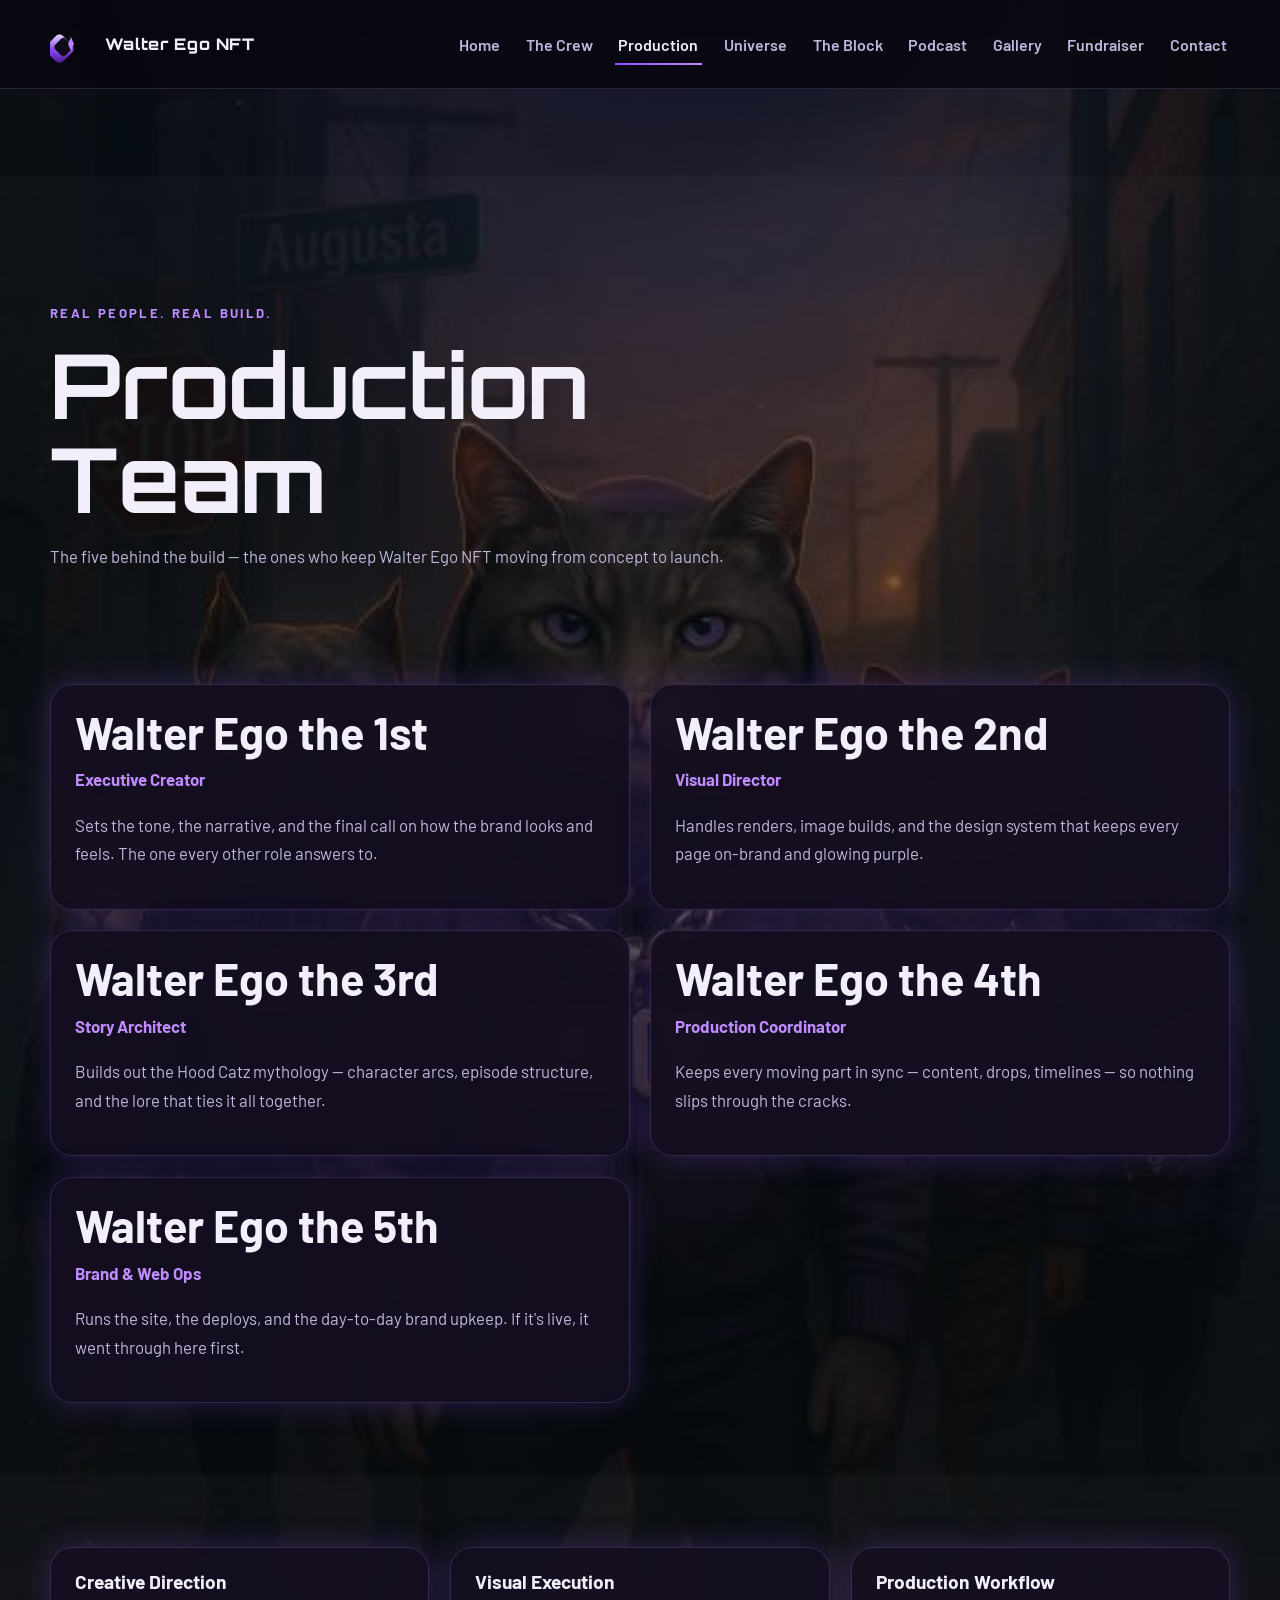
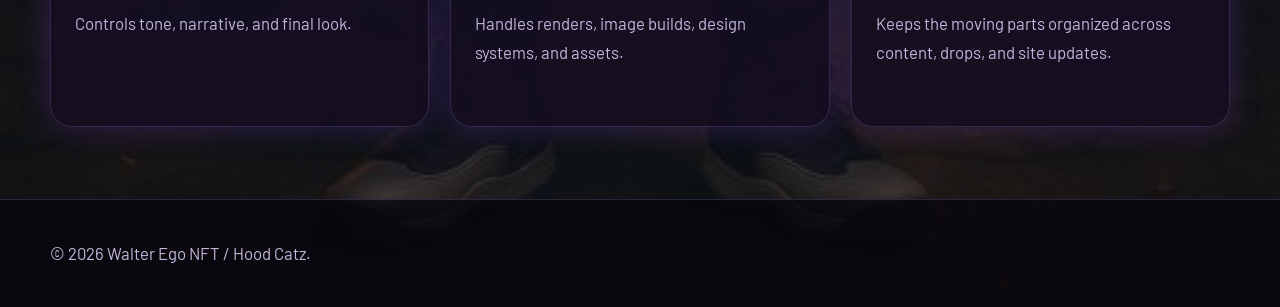
<file: production.html>
<!DOCTYPE html>
<html lang="en">
<head>
  <meta charset="UTF-8" />
  <meta name="viewport" content="width=device-width, initial-scale=1.0" />
  <title>Production Team | Walter Ego NFT</title>
  <meta name="description" content="Meet the production team behind Walter Ego NFT and the Hood Catz universe." />
  <link rel="preconnect" href="https://fonts.googleapis.com">
  <link rel="preconnect" href="https://fonts.gstatic.com" crossorigin>
  <link href="https://fonts.googleapis.com/css2?family=Barlow:wght@400;500;600;700;800&family=Orbitron:wght@500;700;800&display=swap" rel="stylesheet">
  <link rel="stylesheet" href="assets/css/styles.css" />
</head>
<body class="hood-bg hood-bg--augusta">
  <header class="site-header">
    <div class="container nav-wrap">
      <a class="brand" href="index.html"><img src="assets/img/purple-diamond.svg" alt="Walter Ego NFT logo" /><span>Walter Ego NFT</span></a>
      <button class="nav-toggle" aria-label="Open navigation">☰</button>
      <nav class="site-nav">
        <a href="index.html">Home</a>
        <a href="crew.html">The Crew</a>
        <a class="active" href="production.html">Production</a>
        <a href="universe.html">Universe</a>
        <a href="block.html">The Block</a>
        <a href="podcast.html">Podcast</a>
        <a href="gallery.html">Gallery</a>
        <a href="fundraiser.html">Fundraiser</a>
        <a href="contact.html">Contact</a>
      </nav>
    </div>
  </header>

  <main class="page-main">
    <section class="page-hero slim">
      <div class="container">
        <p class="eyebrow">Real people. Real build.</p>
        <h1>Production Team</h1>
        <p>The five behind the build — the ones who keep Walter Ego NFT moving from concept to launch.</p>
      </div>
    </section>

    <section class="section">
      <div class="container card-grid two">
        <article class="profile-card glass">
          <h2>Walter Ego the 1st</h2>
          <p class="role">Executive Creator</p>
          <p>Sets the tone, the narrative, and the final call on how the brand looks and feels. The one every other role answers to.</p>
        </article>
        <article class="profile-card glass">
          <h2>Walter Ego the 2nd</h2>
          <p class="role">Visual Director</p>
          <p>Handles renders, image builds, and the design system that keeps every page on-brand and glowing purple.</p>
        </article>
        <article class="profile-card glass">
          <h2>Walter Ego the 3rd</h2>
          <p class="role">Story Architect</p>
          <p>Builds out the Hood Catz mythology — character arcs, episode structure, and the lore that ties it all together.</p>
        </article>
        <article class="profile-card glass">
          <h2>Walter Ego the 4th</h2>
          <p class="role">Production Coordinator</p>
          <p>Keeps every moving part in sync — content, drops, timelines — so nothing slips through the cracks.</p>
        </article>
        <article class="profile-card glass">
          <h2>Walter Ego the 5th</h2>
          <p class="role">Brand &amp; Web Ops</p>
          <p>Runs the site, the deploys, and the day-to-day brand upkeep. If it's live, it went through here first.</p>
        </article>
      </div>
    </section>

    <section class="section alt-bg">
      <div class="container card-grid three">
        <article class="info-card"><h3>Creative Direction</h3><p>Controls tone, narrative, and final look.</p></article>
        <article class="info-card"><h3>Visual Execution</h3><p>Handles renders, image builds, design systems, and assets.</p></article>
        <article class="info-card"><h3>Production Workflow</h3><p>Keeps the moving parts organized across content, drops, and site updates.</p></article>
      </div>
    </section>
  </main>

  <footer class="site-footer">
    <div class="container footer-wrap"><p>© 2026 Walter Ego NFT / Hood Catz.</p></div>
  </footer>
  <script src="assets/js/app.js"></script>
</body>
</html>
</file>
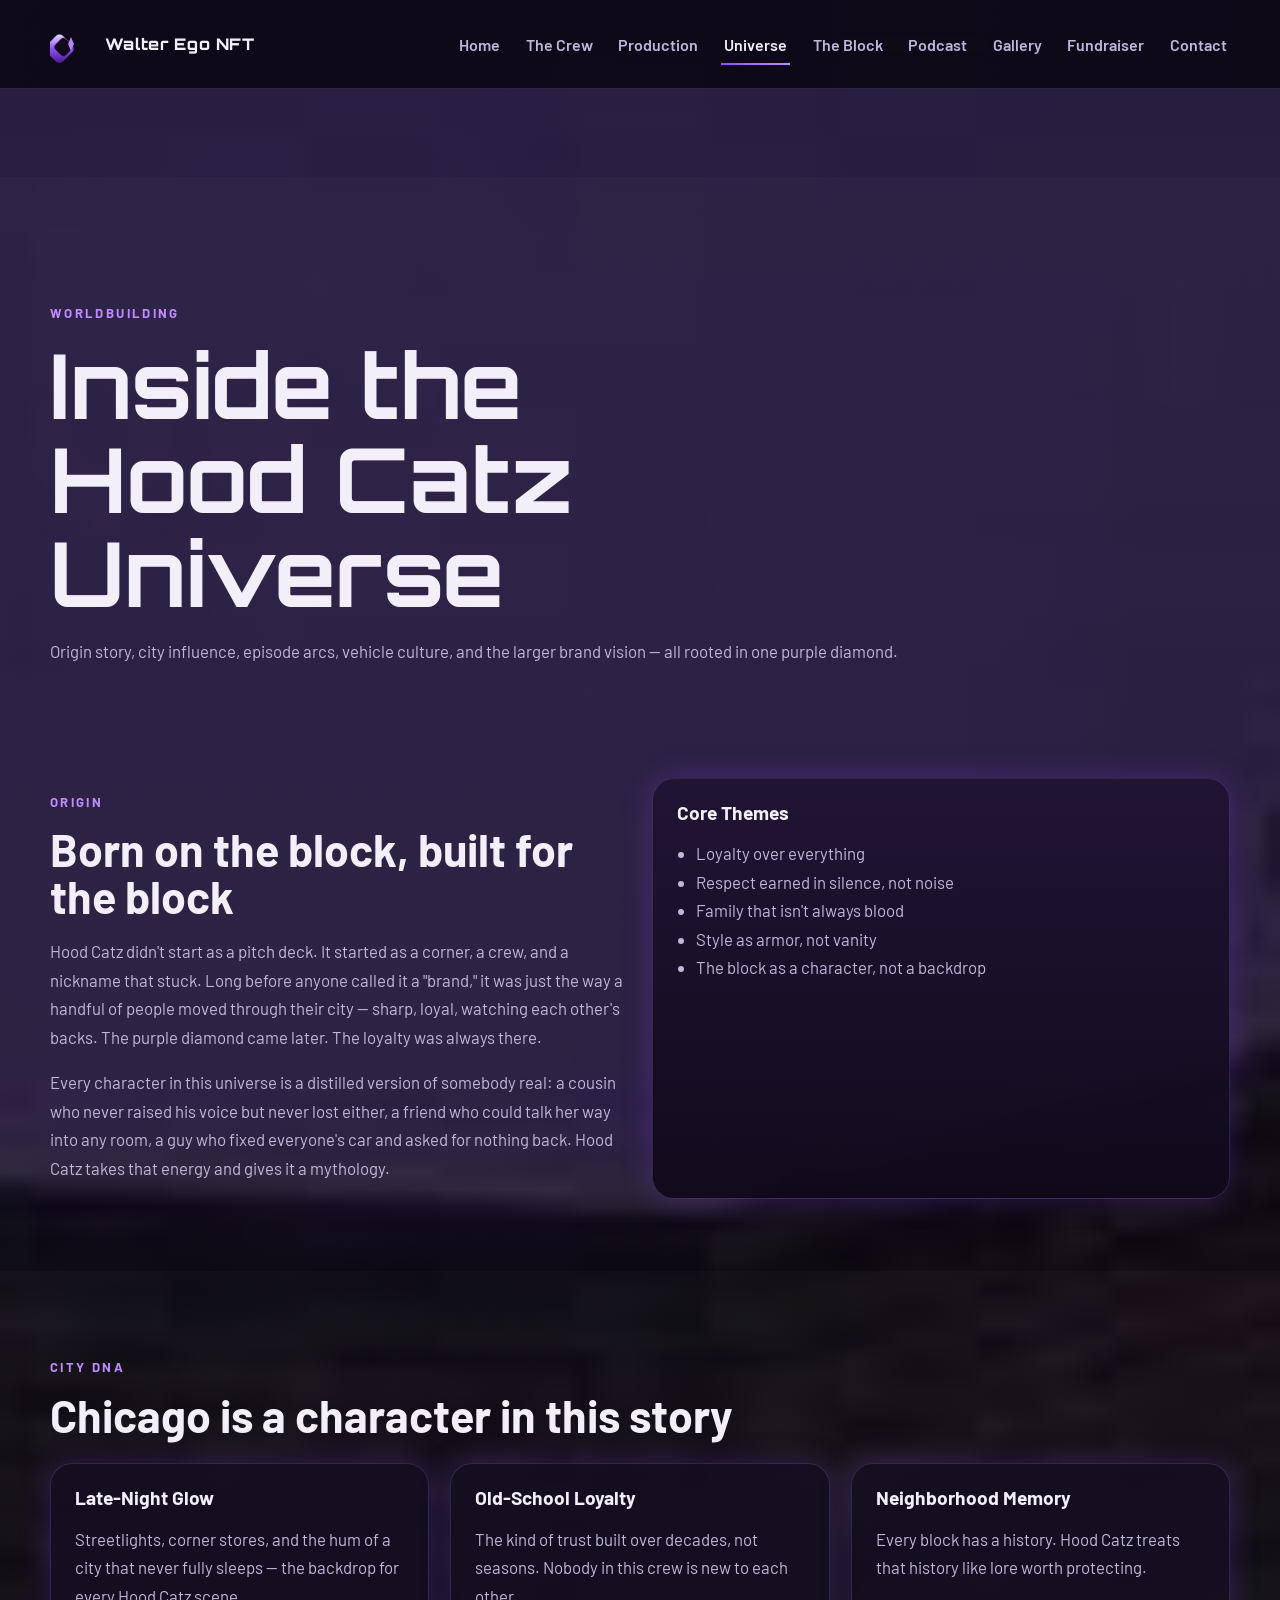
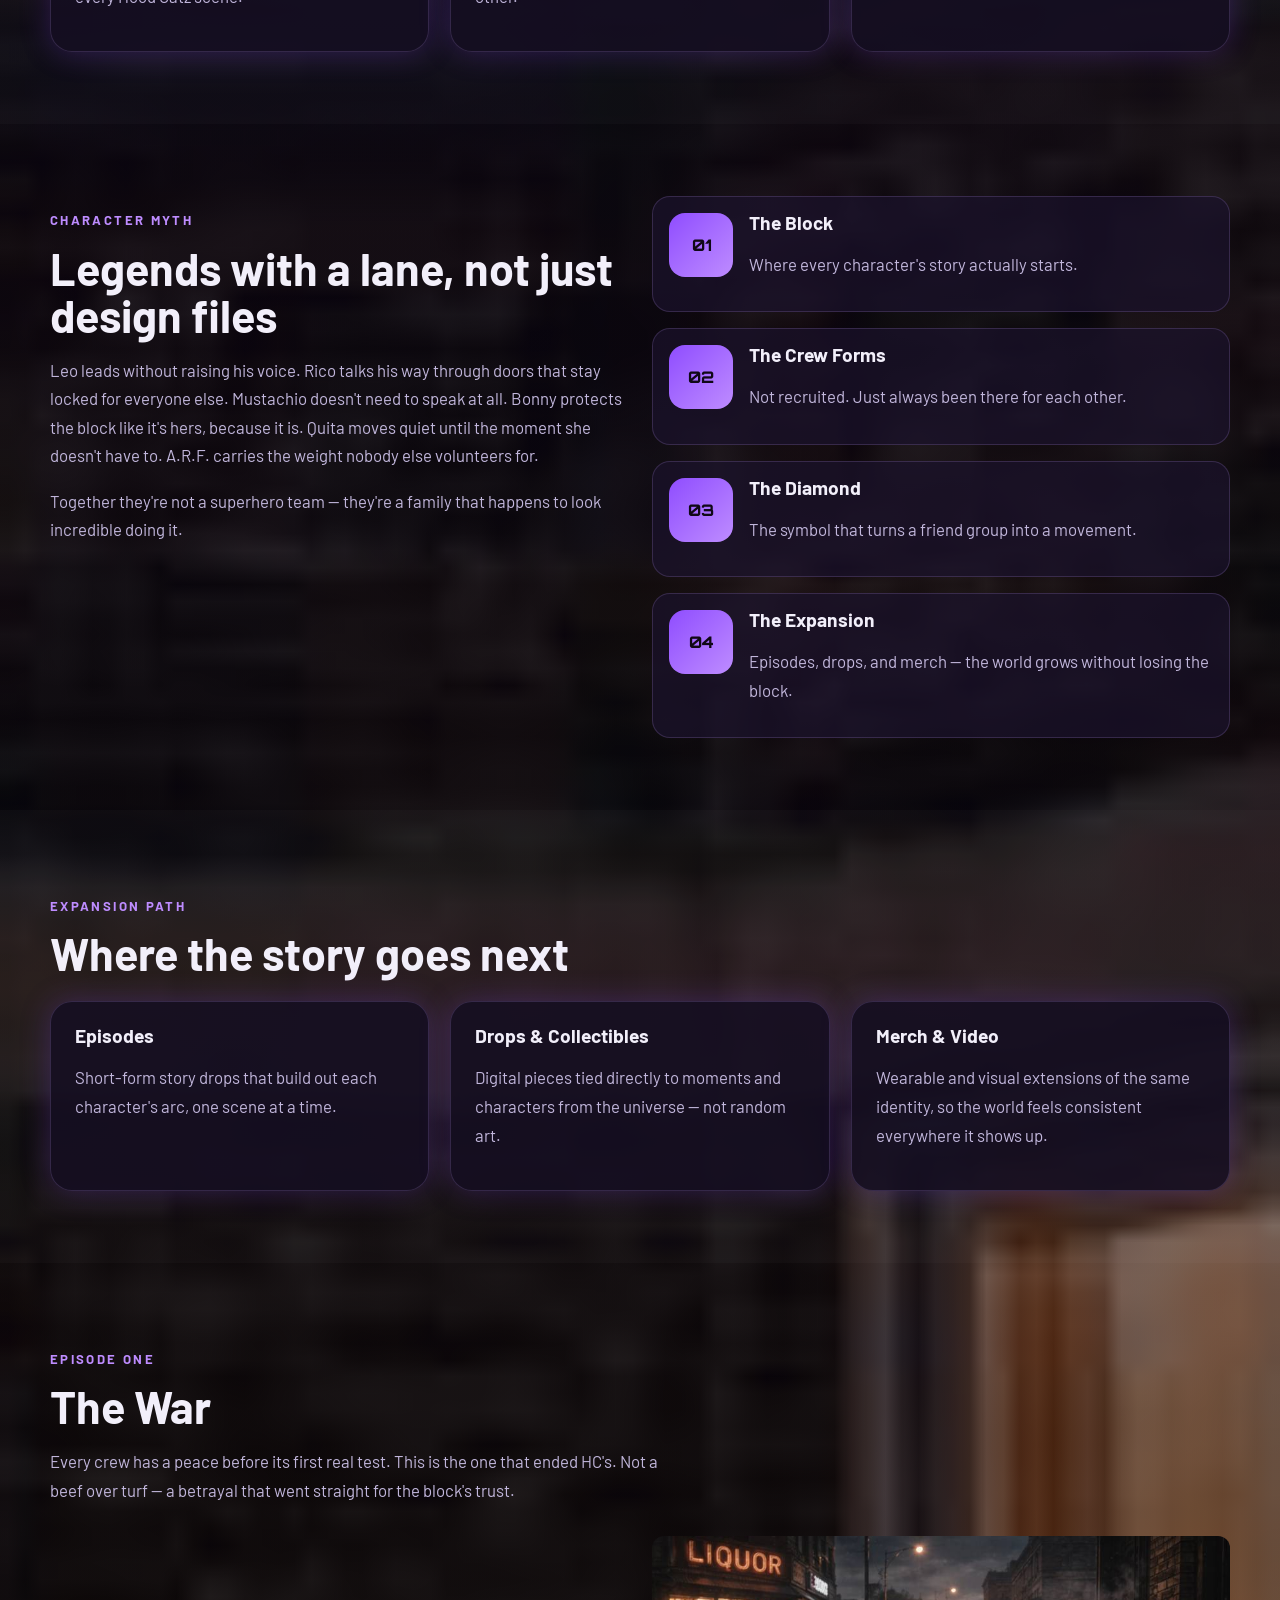
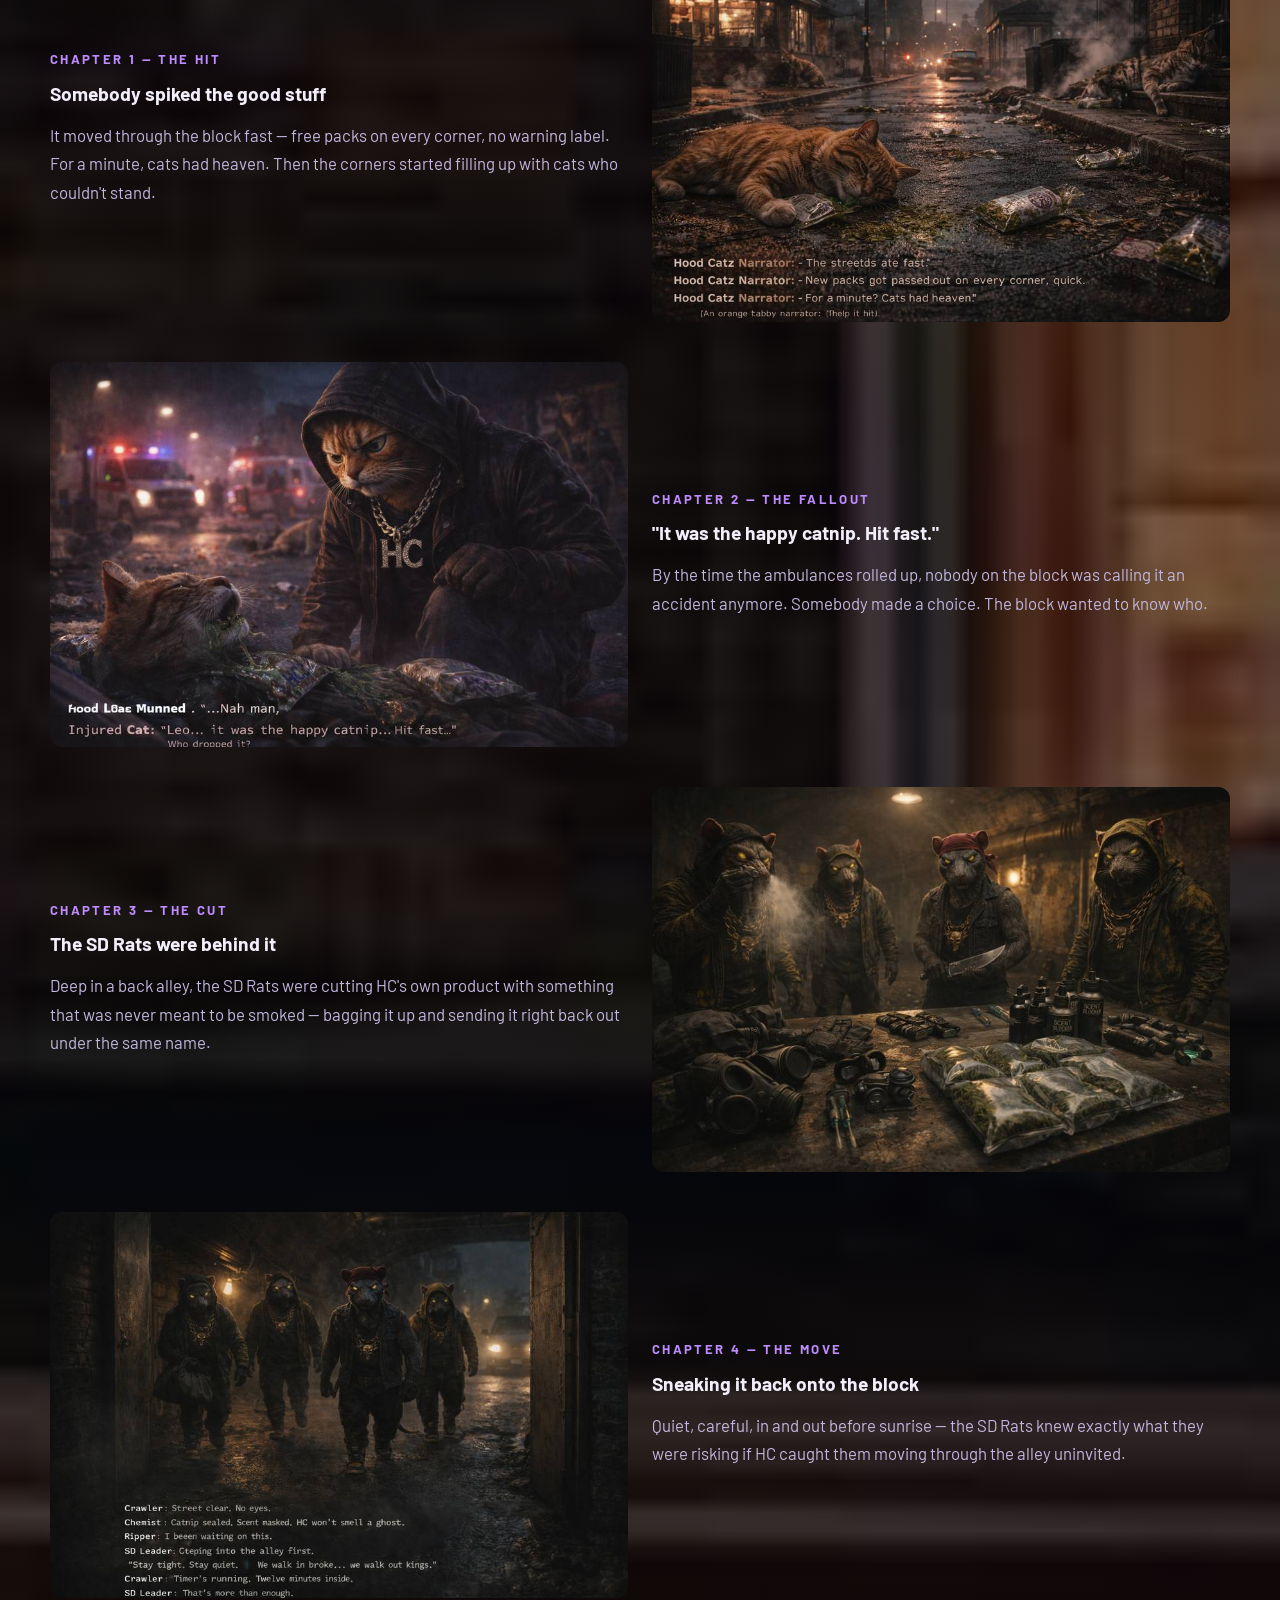
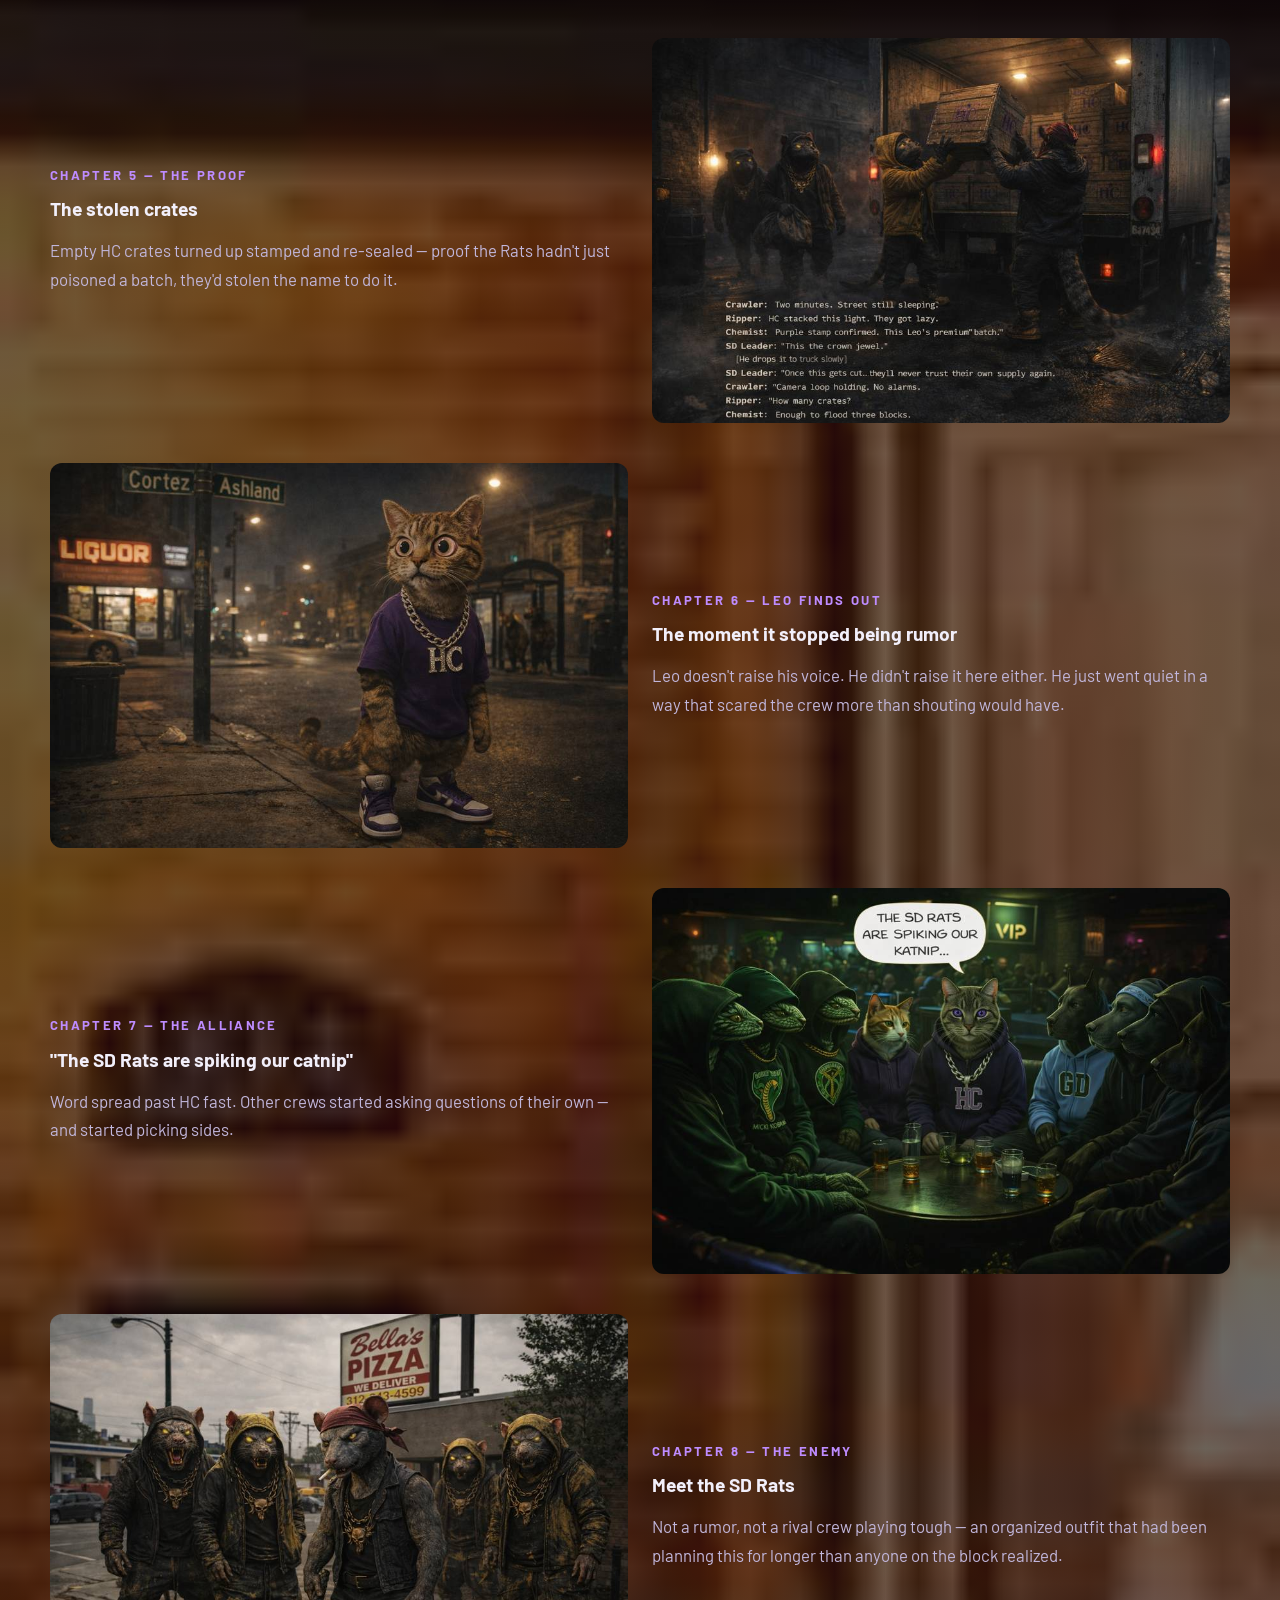
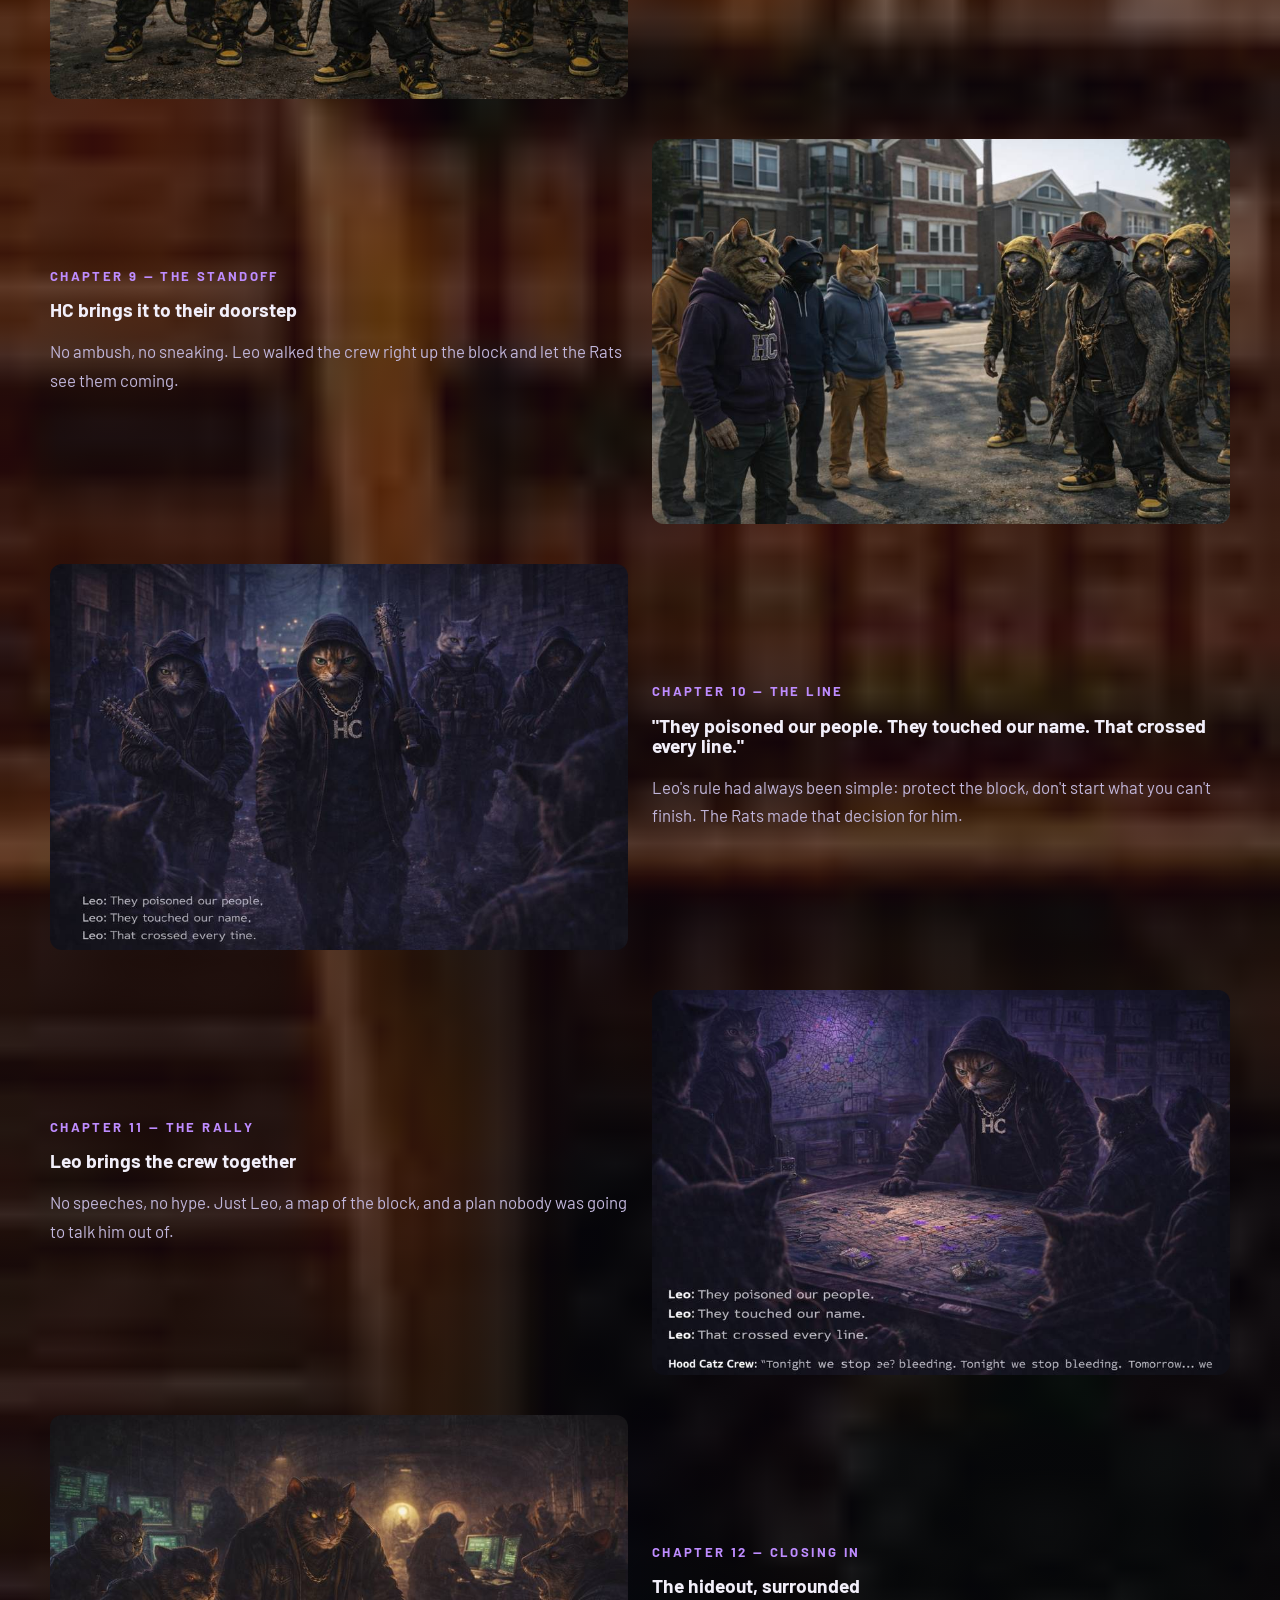
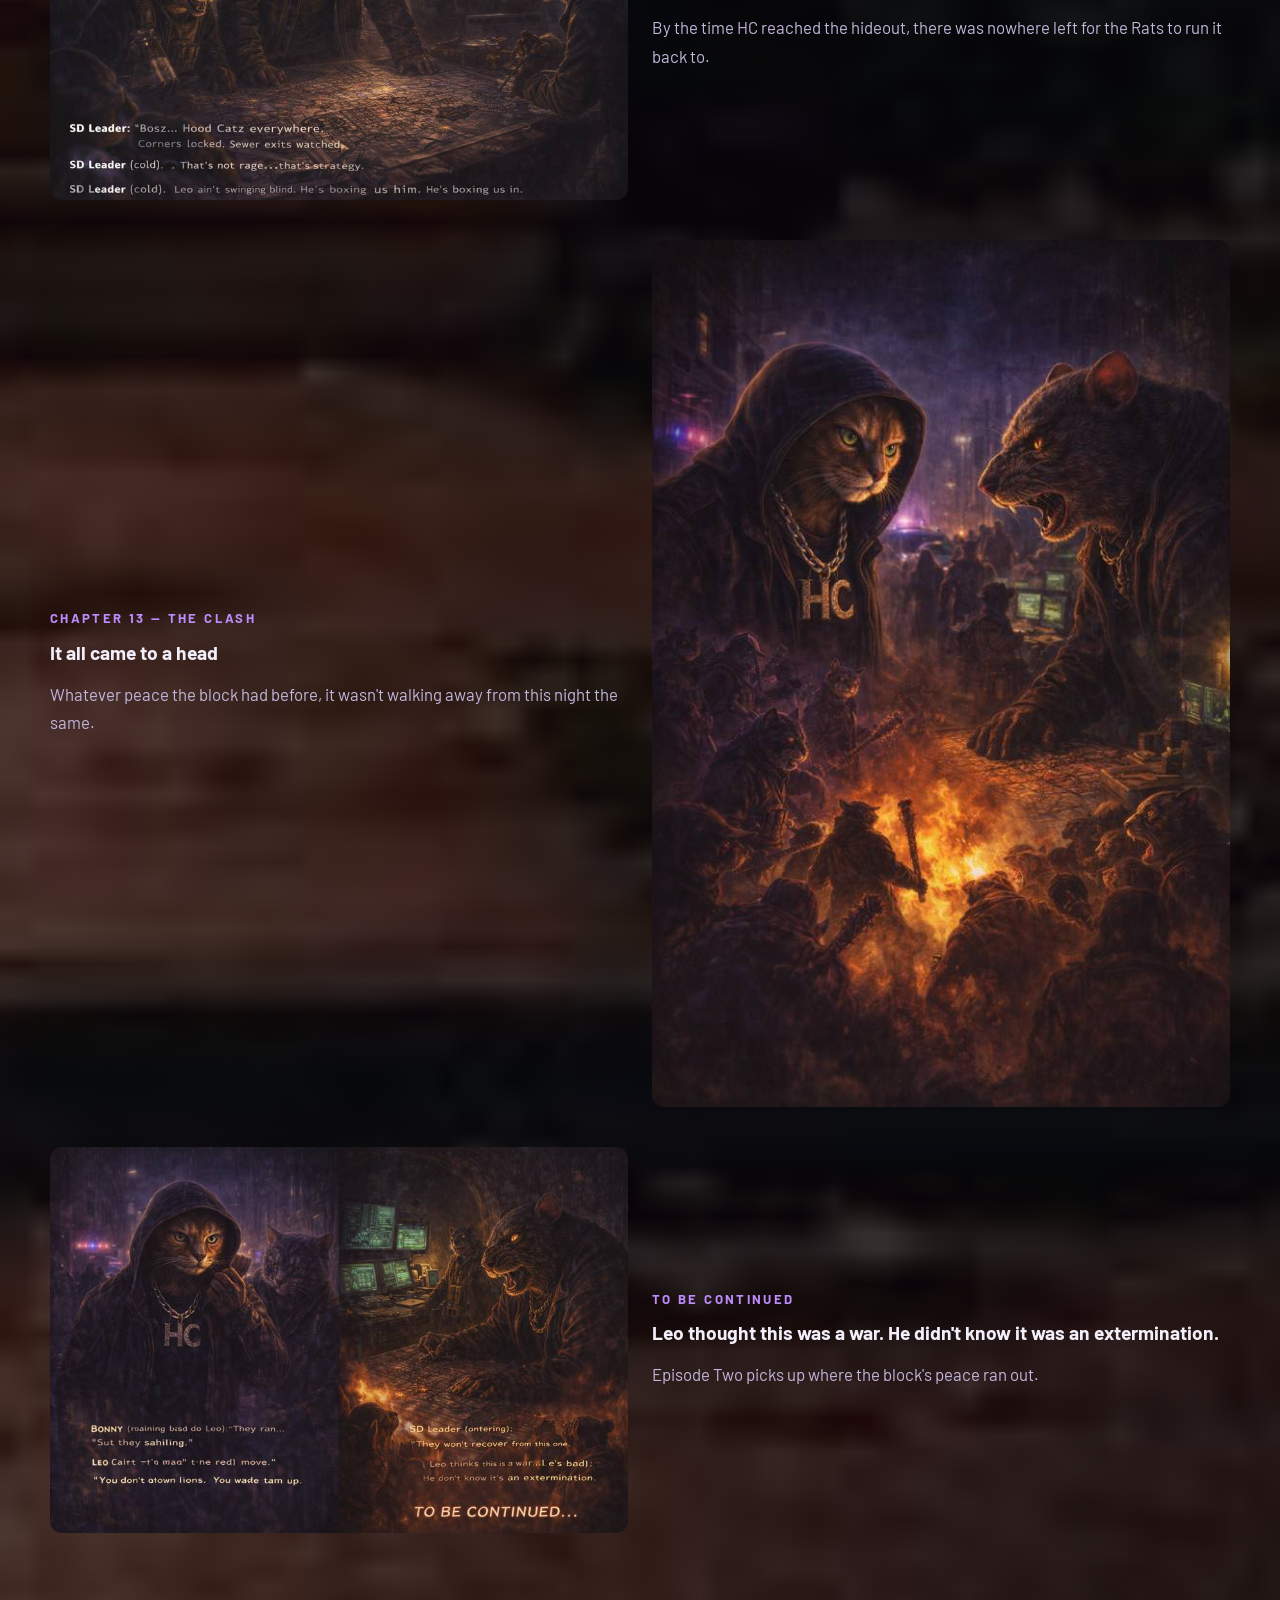
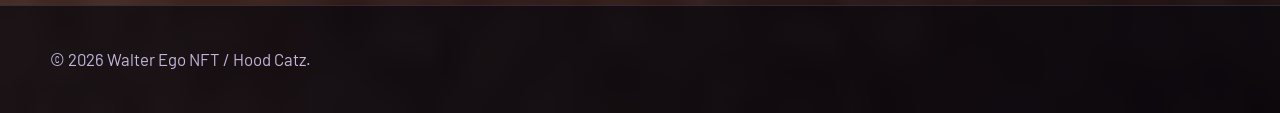
<file: universe.html>
<!DOCTYPE html>
<html lang="en">
<head>
  <meta charset="UTF-8" />
  <meta name="viewport" content="width=device-width, initial-scale=1.0" />
  <title>Universe | Walter Ego NFT</title>
  <meta name="description" content="The origin story, city DNA, and mythology behind the Hood Catz universe." />
  <link rel="preconnect" href="https://fonts.googleapis.com">
  <link rel="preconnect" href="https://fonts.gstatic.com" crossorigin>
  <link href="https://fonts.googleapis.com/css2?family=Barlow:wght@400;500;600;700;800&family=Orbitron:wght@500;700;800&display=swap" rel="stylesheet">
  <link rel="stylesheet" href="assets/css/styles.css" />
</head>
<body class="hood-bg hood-bg--hermitage">
  <header class="site-header">
    <div class="container nav-wrap">
      <a class="brand" href="index.html"><img src="assets/img/purple-diamond.svg" alt="Walter Ego NFT logo" /><span>Walter Ego NFT</span></a>
      <button class="nav-toggle" aria-label="Open navigation">☰</button>
      <nav class="site-nav">
        <a href="index.html">Home</a>
        <a href="crew.html">The Crew</a>
        <a href="production.html">Production</a>
        <a class="active" href="universe.html">Universe</a>
        <a href="block.html">The Block</a>
        <a href="podcast.html">Podcast</a>
        <a href="gallery.html">Gallery</a>
        <a href="fundraiser.html">Fundraiser</a>
        <a href="contact.html">Contact</a>
      </nav>
    </div>
  </header>

  <main class="page-main">
    <section class="page-hero slim">
      <div class="container">
        <p class="eyebrow">Worldbuilding</p>
        <h1>Inside the Hood Catz Universe</h1>
        <p>Origin story, city influence, episode arcs, vehicle culture, and the larger brand vision — all rooted in one purple diamond.</p>
      </div>
    </section>

    <section class="section">
      <div class="container split-layout">
        <div>
          <p class="section-tag">Origin</p>
          <h2>Born on the block, built for the block</h2>
          <p>
            Hood Catz didn't start as a pitch deck. It started as a corner, a crew, and a nickname
            that stuck. Long before anyone called it a "brand," it was just the way a handful of
            people moved through their city — sharp, loyal, watching each other's backs. The purple
            diamond came later. The loyalty was always there.
          </p>
          <p>
            Every character in this universe is a distilled version of somebody real: a cousin who
            never raised his voice but never lost either, a friend who could talk her way into any
            room, a guy who fixed everyone's car and asked for nothing back. Hood Catz takes that
            energy and gives it a mythology.
          </p>
        </div>
        <div class="panel glow-panel">
          <h3>Core Themes</h3>
          <ul class="clean-list">
            <li>Loyalty over everything</li>
            <li>Respect earned in silence, not noise</li>
            <li>Family that isn't always blood</li>
            <li>Style as armor, not vanity</li>
            <li>The block as a character, not a backdrop</li>
          </ul>
        </div>
      </div>
    </section>

    <section class="section alt-bg">
      <div class="container">
        <div class="section-head">
          <p class="section-tag">City DNA</p>
          <h2>Chicago is a character in this story</h2>
        </div>
        <div class="card-grid three">
          <article class="info-card">
            <h3>Late-Night Glow</h3>
            <p>Streetlights, corner stores, and the hum of a city that never fully sleeps — the backdrop for every Hood Catz scene.</p>
          </article>
          <article class="info-card">
            <h3>Old-School Loyalty</h3>
            <p>The kind of trust built over decades, not seasons. Nobody in this crew is new to each other.</p>
          </article>
          <article class="info-card">
            <h3>Neighborhood Memory</h3>
            <p>Every block has a history. Hood Catz treats that history like lore worth protecting.</p>
          </article>
        </div>
      </div>
    </section>

    <section class="section">
      <div class="container split-layout">
        <div>
          <p class="section-tag">Character Myth</p>
          <h2>Legends with a lane, not just design files</h2>
          <p>
            Leo leads without raising his voice. Rico talks his way through doors that stay locked
            for everyone else. Mustachio doesn't need to speak at all. Bonny protects the block like
            it's hers, because it is. Quita moves quiet until the moment she doesn't have to. A.R.F.
            carries the weight nobody else volunteers for.
          </p>
          <p>
            Together they're not a superhero team — they're a family that happens to look incredible
            doing it.
          </p>
        </div>
        <div class="timeline">
          <div class="timeline-item">
            <span>01</span>
            <div>
              <h3>The Block</h3>
              <p>Where every character's story actually starts.</p>
            </div>
          </div>
          <div class="timeline-item">
            <span>02</span>
            <div>
              <h3>The Crew Forms</h3>
              <p>Not recruited. Just always been there for each other.</p>
            </div>
          </div>
          <div class="timeline-item">
            <span>03</span>
            <div>
              <h3>The Diamond</h3>
              <p>The symbol that turns a friend group into a movement.</p>
            </div>
          </div>
          <div class="timeline-item">
            <span>04</span>
            <div>
              <h3>The Expansion</h3>
              <p>Episodes, drops, and merch — the world grows without losing the block.</p>
            </div>
          </div>
        </div>
      </div>
    </section>

    <section class="section alt-bg">
      <div class="container">
        <div class="section-head">
          <p class="section-tag">Expansion Path</p>
          <h2>Where the story goes next</h2>
        </div>
        <div class="card-grid three">
          <article class="info-card">
            <h3>Episodes</h3>
            <p>Short-form story drops that build out each character's arc, one scene at a time.</p>
          </article>
          <article class="info-card">
            <h3>Drops & Collectibles</h3>
            <p>Digital pieces tied directly to moments and characters from the universe — not random art.</p>
          </article>
          <article class="info-card">
            <h3>Merch & Video</h3>
            <p>Wearable and visual extensions of the same identity, so the world feels consistent everywhere it shows up.</p>
          </article>
        </div>
      </div>
    </section>

    <section class="section">
      <div class="container">
        <p class="eyebrow">Episode One</p>
        <h2>The War</h2>
        <p style="max-width:640px;">
          Every crew has a peace before its first real test. This is the one that ended HC's.
          Not a beef over turf — a betrayal that went straight for the block's trust.
        </p>
      </div>

      <div class="container story-scroll" style="display:flex;flex-direction:column;gap:2.5rem;margin-top:2rem;">

        <article class="split-layout" style="align-items:center;">
          <div>
            <p class="section-tag">Chapter 1 — The Hit</p>
            <h3>Somebody spiked the good stuff</h3>
            <p>It moved through the block fast — free packs on every corner, no warning label. For a
              minute, cats had heaven. Then the corners started filling up with cats who couldn't
              stand.</p>
          </div>
          <img src="assets/img/storyline/war-01-poisoned-catnip-hits-street.jpg" alt="Cats collapsed on the street after the poisoned catnip hit" style="width:100%;border-radius:12px;" loading="lazy" />
        </article>

        <article class="split-layout" style="align-items:center;">
          <img src="assets/img/storyline/war-02-cats-collapse-ambulance.jpg" alt="Ambulance responding to a cat down on the street after the poisoning" style="width:100%;border-radius:12px;order:-1;" loading="lazy" />
          <div>
            <p class="section-tag">Chapter 2 — The Fallout</p>
            <h3>"It was the happy catnip. Hit fast."</h3>
            <p>By the time the ambulances rolled up, nobody on the block was calling it an accident
              anymore. Somebody made a choice. The block wanted to know who.</p>
          </div>
        </article>

        <article class="split-layout" style="align-items:center;">
          <div>
            <p class="section-tag">Chapter 3 — The Cut</p>
            <h3>The SD Rats were behind it</h3>
            <p>Deep in a back alley, the SD Rats were cutting HC's own product with something that
              was never meant to be smoked — bagging it up and sending it right back out under the
              same name.</p>
          </div>
          <img src="assets/img/storyline/war-03-sd-rats-prep-poison-batch.jpg" alt="The SD Rats gang preparing a spiked batch of catnip in a hideout" style="width:100%;border-radius:12px;" loading="lazy" />
        </article>

        <article class="split-layout" style="align-items:center;">
          <img src="assets/img/storyline/war-04-sd-rats-sneak-the-alley.jpg" alt="The SD Rats sneaking through the alley to move the spiked product" style="width:100%;border-radius:12px;order:-1;" loading="lazy" />
          <div>
            <p class="section-tag">Chapter 4 — The Move</p>
            <h3>Sneaking it back onto the block</h3>
            <p>Quiet, careful, in and out before sunrise — the SD Rats knew exactly what they were
              risking if HC caught them moving through the alley uninvited.</p>
          </div>
        </article>

        <article class="split-layout" style="align-items:center;">
          <div>
            <p class="section-tag">Chapter 5 — The Proof</p>
            <h3>The stolen crates</h3>
            <p>Empty HC crates turned up stamped and re-sealed — proof the Rats hadn't just poisoned
              a batch, they'd stolen the name to do it.</p>
          </div>
          <img src="assets/img/storyline/war-05-stolen-hc-crates.jpg" alt="Stolen HC crates found stamped and re-sealed by the SD Rats" style="width:100%;border-radius:12px;" loading="lazy" />
        </article>

        <article class="split-layout" style="align-items:center;">
          <img src="assets/img/storyline/war-06-leo-sees-the-truth.jpg" alt="Leo reacting with shock as he realizes what happened on the block" style="width:100%;border-radius:12px;order:-1;" loading="lazy" />
          <div>
            <p class="section-tag">Chapter 6 — Leo Finds Out</p>
            <h3>The moment it stopped being rumor</h3>
            <p>Leo doesn't raise his voice. He didn't raise it here either. He just went quiet in a
              way that scared the crew more than shouting would have.</p>
          </div>
        </article>

        <article class="split-layout" style="align-items:center;">
          <div>
            <p class="section-tag">Chapter 7 — The Alliance</p>
            <h3>"The SD Rats are spiking our catnip"</h3>
            <p>Word spread past HC fast. Other crews started asking questions of their own — and
              started picking sides.</p>
          </div>
          <img src="assets/img/storyline/war-07-multi-gang-alliance-meeting.jpg" alt="Rival crews meeting to discuss the SD Rats spiking HC's catnip" style="width:100%;border-radius:12px;" loading="lazy" />
        </article>

        <article class="split-layout" style="align-items:center;">
          <img src="assets/img/storyline/war-08-sd-rats-lineup.jpg" alt="The SD Rats gang lineup" style="width:100%;border-radius:12px;order:-1;" loading="lazy" />
          <div>
            <p class="section-tag">Chapter 8 — The Enemy</p>
            <h3>Meet the SD Rats</h3>
            <p>Not a rumor, not a rival crew playing tough — an organized outfit that had been
              planning this for longer than anyone on the block realized.</p>
          </div>
        </article>

        <article class="split-layout" style="align-items:center;">
          <div>
            <p class="section-tag">Chapter 9 — The Standoff</p>
            <h3>HC brings it to their doorstep</h3>
            <p>No ambush, no sneaking. Leo walked the crew right up the block and let the Rats see
              them coming.</p>
          </div>
          <img src="assets/img/storyline/war-09-hc-vs-sd-standoff.jpg" alt="HC crew facing off against the SD Rats on a residential street" style="width:100%;border-radius:12px;" loading="lazy" />
        </article>

        <article class="split-layout" style="align-items:center;">
          <img src="assets/img/storyline/war-10-leo-crossed-every-line.jpg" alt="Leo declaring the Rats crossed every line by poisoning HC's people and name" style="width:100%;border-radius:12px;order:-1;" loading="lazy" />
          <div>
            <p class="section-tag">Chapter 10 — The Line</p>
            <h3>"They poisoned our people. They touched our name. That crossed every line."</h3>
            <p>Leo's rule had always been simple: protect the block, don't start what you can't
              finish. The Rats made that decision for him.</p>
          </div>
        </article>

        <article class="split-layout" style="align-items:center;">
          <div>
            <p class="section-tag">Chapter 11 — The Rally</p>
            <h3>Leo brings the crew together</h3>
            <p>No speeches, no hype. Just Leo, a map of the block, and a plan nobody was going to
              talk him out of.</p>
          </div>
          <img src="assets/img/storyline/war-11-leo-rallies-the-crew.jpg" alt="Leo rallying the HC crew around a map before the confrontation" style="width:100%;border-radius:12px;" loading="lazy" />
        </article>

        <article class="split-layout" style="align-items:center;">
          <img src="assets/img/storyline/war-12-siege-on-sd-hideout.jpg" alt="HC crew closing in on the SD Rats' hideout" style="width:100%;border-radius:12px;order:-1;" loading="lazy" />
          <div>
            <p class="section-tag">Chapter 12 — Closing In</p>
            <h3>The hideout, surrounded</h3>
            <p>By the time HC reached the hideout, there was nowhere left for the Rats to run it
              back to.</p>
          </div>
        </article>

        <article class="split-layout" style="align-items:center;">
          <div>
            <p class="section-tag">Chapter 13 — The Clash</p>
            <h3>It all came to a head</h3>
            <p>Whatever peace the block had before, it wasn't walking away from this night the same.</p>
          </div>
          <img src="assets/img/storyline/war-13-full-riot-key-art.jpg" alt="Full-scale clash between HC and the SD Rats" style="width:100%;border-radius:12px;" loading="lazy" />
        </article>

        <article class="split-layout" style="align-items:center;">
          <img src="assets/img/storyline/war-14-to-be-continued.jpg" alt="To be continued — the aftermath of the war between HC and the SD Rats" style="width:100%;border-radius:12px;order:-1;" loading="lazy" />
          <div>
            <p class="section-tag">To Be Continued</p>
            <h3>Leo thought this was a war. He didn't know it was an extermination.</h3>
            <p>Episode Two picks up where the block's peace ran out.</p>
          </div>
        </article>

      </div>
    </section>
  </main>

  <footer class="site-footer">
    <div class="container footer-wrap"><p>© 2026 Walter Ego NFT / Hood Catz.</p></div>
  </footer>
  <script src="assets/js/app.js"></script>
</body>
</html>
</file>
<file: assets/css/styles.css>
:root {
  --bg: #09070f;
  --bg-soft: #120d1d;
  --panel: rgba(21, 15, 34, 0.86);
  --panel-2: rgba(27, 18, 44, 0.72);
  --text: #f2effa;
  --muted: #c1b6db;
  --line: rgba(194, 155, 255, 0.18);
  --purple: #8f4dff;
  --purple-2: #be8cff;
  --purple-3: #6f2ded;
  --glow: 0 0 30px rgba(143, 77, 255, 0.25);
  --radius: 22px;
  --max: 1180px;
}

* { box-sizing: border-box; }
html { scroll-behavior: smooth; }
body {
  margin: 0;
  font-family: 'Barlow', sans-serif;
  background:
    radial-gradient(circle at top, rgba(111, 45, 237, 0.22), transparent 30%),
    linear-gradient(180deg, #09070f 0%, #110a1a 100%);
  color: var(--text);
}

a { color: inherit; text-decoration: none; }
img { max-width: 100%; display: block; }

.container { width: min(calc(100% - 2rem), var(--max)); margin: 0 auto; }
.section { padding: 4.5rem 0; }
.alt-bg { background: rgba(255,255,255,0.02); }
.page-main { padding-top: 88px; }

.site-header {
  position: sticky;
  top: 0;
  z-index: 50;
  backdrop-filter: blur(18px);
  background: rgba(8, 6, 14, 0.8);
  border-bottom: 1px solid var(--line);
}

.nav-wrap {
  min-height: 88px;
  display: flex;
  align-items: center;
  justify-content: space-between;
  gap: 1rem;
}

.brand {
  display: inline-flex;
  align-items: center;
  gap: 0.8rem;
  font-family: 'Orbitron', sans-serif;
  font-weight: 800;
  letter-spacing: 0.04em;
}

.brand img { width: 42px; height: 42px; }
.site-nav {
  display: flex;
  gap: 1.2rem;
  align-items: center;
}

.site-nav a {
  color: var(--muted);
  font-weight: 600;
  padding: 0.45rem 0.2rem;
  position: relative;
}
.site-nav a.active,
.site-nav a:hover { color: var(--text); }
.site-nav a.active::after,
.site-nav a:hover::after {
  content: "";
  position: absolute;
  left: 0;
  bottom: -0.25rem;
  width: 100%;
  height: 2px;
  background: linear-gradient(90deg, var(--purple), var(--purple-2));
}

.nav-toggle {
  display: none;
  background: transparent;
  border: 1px solid var(--line);
  color: var(--text);
  font-size: 1.3rem;
  padding: 0.5rem 0.8rem;
  border-radius: 12px;
}

.hero {
  position: relative;
  min-height: calc(100vh - 88px);
  display: grid;
  align-items: center;
  overflow: hidden;
}

.hero::before {
  content: "";
  position: absolute;
  inset: 0;
  background:
    linear-gradient(90deg, rgba(9,7,15,0.55), rgba(9,7,15,0.25)),
    radial-gradient(circle at 75% 25%, rgba(190, 140, 255, 0.18), transparent 25%);
  opacity: 1;
}

.hero-overlay {
  position: absolute;
  inset: 0;
  background:
    linear-gradient(180deg, rgba(8,6,14,0.1), rgba(8,6,14,0.55)),
    repeating-linear-gradient(135deg, rgba(255,255,255,0.02), rgba(255,255,255,0.02) 2px, transparent 2px, transparent 14px);
}

.hero-grid,
.page-hero .container,
.split-layout,
.intro-grid,
.contact-grid,
.footer-wrap { position: relative; z-index: 1; }
.hero-grid {
  display: grid;
  grid-template-columns: 1.25fr 0.9fr;
  gap: 2rem;
  padding: 4rem 0;
}

.eyebrow,
.section-tag,
.mini-label {
  text-transform: uppercase;
  letter-spacing: 0.18em;
  color: var(--purple-2);
  font-size: 0.82rem;
  font-weight: 700;
}

h1, h2, h3 {
  margin: 0 0 0.8rem;
  line-height: 1.05;
}

h1 {
  font-family: 'Orbitron', sans-serif;
  font-size: clamp(2.8rem, 7vw, 5.8rem);
  max-width: 10ch;
}
h1 span { color: var(--purple-2); text-shadow: 0 0 24px rgba(190,140,255,0.5); }
h2 { font-size: clamp(2rem, 3.5vw, 3rem); }
h3 { font-size: 1.2rem; }

.hero-text,
p, li, label { color: var(--muted); font-size: 1.05rem; line-height: 1.7; }

.cta-row {
  display: flex;
  gap: 1rem;
  flex-wrap: wrap;
  margin-top: 1.5rem;
}

.btn {
  display: inline-flex;
  align-items: center;
  justify-content: center;
  min-height: 48px;
  padding: 0.85rem 1.3rem;
  border-radius: 999px;
  border: 1px solid var(--line);
  font-weight: 700;
  transition: 0.25s ease;
}

.btn-primary {
  background: linear-gradient(135deg, var(--purple), var(--purple-2));
  color: #100817;
  box-shadow: var(--glow);
}
.btn-secondary {
  background: rgba(255,255,255,0.04);
  color: var(--text);
}
.btn:hover { transform: translateY(-2px); }

.panel,
.info-card,
.profile-card,
.glass {
  background: var(--panel);
  border: 1px solid var(--line);
  border-radius: var(--radius);
  box-shadow: var(--glow);
}

.panel,
.info-card,
.profile-card { padding: 1.5rem; }
.glass { backdrop-filter: blur(16px); }
.glow-panel { background: linear-gradient(180deg, rgba(32,20,51,0.95), rgba(16,10,27,0.95)); }

.diamond-frame {
  width: min(100%, 400px);
  aspect-ratio: 1/1;
  margin: auto;
  transform: rotate(45deg);
  border-radius: 28px;
  padding: 1px;
  background: linear-gradient(135deg, rgba(255,255,255,0.35), rgba(143,77,255,0.85), rgba(255,255,255,0.18));
  box-shadow: 0 0 40px rgba(143, 77, 255, 0.4);
}

.diamond-content {
  width: 100%;
  height: 100%;
  transform: rotate(-45deg);
  border-radius: 28px;
  background: linear-gradient(180deg, rgba(18,13,29,0.95), rgba(9,7,15,0.95));
  padding: 2.2rem;
  display: flex;
  flex-direction: column;
  justify-content: center;
}

.diamond-content ul,
.clean-list {
  padding-left: 1.2rem;
  margin: 1rem 0 0;
}

.section-head { margin-bottom: 1.5rem; }
.intro-grid,
.split-layout,
.contact-grid { display: grid; grid-template-columns: repeat(2, 1fr); gap: 1.5rem; }
.card-grid { display: grid; gap: 1.3rem; }
.card-grid.three { grid-template-columns: repeat(3, 1fr); }
.card-grid.two { grid-template-columns: repeat(2, 1fr); }

.info-card,
.profile-card { min-height: 180px; }
.role { color: var(--purple-2); font-weight: 700; margin-top: -0.2rem; }

.timeline {
  display: grid;
  gap: 1rem;
}
.timeline-item {
  display: grid;
  grid-template-columns: 64px 1fr;
  gap: 1rem;
  align-items: start;
  padding: 1rem;
  border: 1px solid var(--line);
  border-radius: 18px;
  background: var(--panel-2);
}
.timeline-item span {
  display: grid;
  place-items: center;
  width: 64px;
  height: 64px;
  border-radius: 16px;
  background: linear-gradient(135deg, var(--purple), var(--purple-2));
  color: #100817;
  font-family: 'Orbitron', sans-serif;
  font-weight: 800;
}

.page-hero {
  padding: 3rem 0 1.5rem;
  background: linear-gradient(180deg, rgba(255,255,255,0.02), transparent);
}
.page-hero.slim { padding-top: 7rem; }

.gallery-grid {
  display: grid;
  grid-template-columns: repeat(3, 1fr);
  gap: 1rem;
}
.gallery-tile {
  min-height: 220px;
  border-radius: 24px;
  border: 1px dashed rgba(190, 140, 255, 0.4);
  display: grid;
  place-items: center;
  font-weight: 700;
  color: var(--purple-2);
  background: linear-gradient(135deg, rgba(143,77,255,0.08), rgba(255,255,255,0.02));
}

.gallery-photo {
  position: relative;
  min-height: 220px;
  border-radius: 24px;
  overflow: hidden;
  border: 1px solid rgba(190, 140, 255, 0.3);
}
.gallery-photo img {
  width: 100%;
  height: 100%;
  object-fit: cover;
  display: block;
}
.gallery-photo .caption {
  position: absolute;
  left: 0;
  right: 0;
  bottom: 0;
  padding: 0.6rem 0.9rem;
  font-weight: 700;
  font-size: 0.85rem;
  color: #fff;
  background: linear-gradient(180deg, rgba(0,0,0,0), rgba(10,0,20,0.85));
}

.contact-form label {
  display: block;
  margin-bottom: 1rem;
  font-weight: 600;
}
.contact-form input,
.contact-form select,
.contact-form textarea {
  width: 100%;
  margin-top: 0.45rem;
  background: rgba(255,255,255,0.04);
  border: 1px solid var(--line);
  color: var(--text);
  border-radius: 14px;
  padding: 0.95rem 1rem;
  font: inherit;
}
.form-note { font-size: 0.95rem; }

.site-footer {
  border-top: 1px solid var(--line);
  padding: 1.4rem 0;
  background: rgba(8, 6, 14, 0.7);
}
.footer-wrap {
  display: flex;
  justify-content: space-between;
  gap: 1rem;
  align-items: center;
}
.footer-links { display: flex; gap: 1rem; }

@media (max-width: 920px) {
  .hero-grid,
  .intro-grid,
  .split-layout,
  .contact-grid,
  .card-grid.three,
  .gallery-grid {
    grid-template-columns: 1fr;
  }

  .card-grid.two { grid-template-columns: 1fr; }

  .site-nav {
    position: absolute;
    right: 1rem;
    top: 84px;
    display: none;
    flex-direction: column;
    background: rgba(11, 8, 18, 0.96);
    border: 1px solid var(--line);
    border-radius: 18px;
    padding: 1rem;
    min-width: 220px;
  }

  .site-nav.open { display: flex; }
  .nav-toggle { display: inline-flex; }
}

@media (max-width: 620px) {
  .hero { min-height: auto; padding-top: 2rem; }
  h1 { max-width: 100%; }
  .footer-wrap { flex-direction: column; align-items: flex-start; }
}


/* Merch + NFT drops additions */
.page-hero--compact{
  min-height:42vh;
  display:flex;
  align-items:center;
}
.product-grid,.drop-grid{
  display:grid;
  grid-template-columns:repeat(auto-fit,minmax(240px,1fr));
  gap:1.25rem;
  margin-top:1.5rem;
}
.product-card,.drop-card{
  background:rgba(16,10,28,.86);
  border:1px solid rgba(210,168,255,.16);
  border-radius:22px;
  overflow:hidden;
  box-shadow:0 16px 40px rgba(0,0,0,.28);
  transition:transform .2s ease, box-shadow .2s ease, border-color .2s ease;
}
.product-card:hover,.drop-card:hover{
  transform:translateY(-4px);
  box-shadow:0 22px 55px rgba(94,38,173,.28);
  border-color:rgba(210,168,255,.34);
}
.card-art{
  aspect-ratio:4/3;
  display:grid;
  place-items:center;
  background:
    radial-gradient(circle at top, rgba(168,85,247,.3), transparent 45%),
    linear-gradient(135deg, rgba(91,33,182,.55), rgba(15,23,42,.9));
  background-size:cover;
  background-position:center;
  background-repeat:no-repeat;
  color:#f5eaff;
  font-weight:700;
  letter-spacing:.08em;
  text-transform:uppercase;
  padding:1rem;
  text-align:center;
}
.card-body{padding:1.2rem;}
.price-row{
  display:flex;
  align-items:center;
  justify-content:space-between;
  gap:1rem;
  margin-top:1rem;
  flex-wrap:wrap;
}
.price{font-size:1.15rem;font-weight:700;color:#f7d3ff;}
.badge-row{
  display:flex;
  gap:.5rem;
  flex-wrap:wrap;
  margin:.75rem 0 0;
}
.badge{
  display:inline-flex;
  align-items:center;
  padding:.35rem .65rem;
  border-radius:999px;
  background:rgba(168,85,247,.16);
  border:1px solid rgba(216,180,254,.2);
  color:#ead5ff;
  font-size:.82rem;
}
.drop-stats{
  display:grid;
  grid-template-columns:repeat(auto-fit,minmax(140px,1fr));
  gap:.85rem;
  margin-top:1rem;
}
.stat-box{
  padding:1rem;
  border-radius:18px;
  background:rgba(255,255,255,.04);
  border:1px solid rgba(255,255,255,.08);
}
.cta-row{
  display:flex;
  gap:.8rem;
  flex-wrap:wrap;
  margin-top:1.25rem;
}

/* Leo Chat widget */
.leo-chat-launcher {
  position: fixed;
  right: 1.25rem;
  bottom: 1.25rem;
  z-index: 60;
  display: flex;
  align-items: center;
  gap: .6rem;
  padding: .7rem 1.1rem;
  border-radius: 999px;
  border: 1px solid var(--line);
  background: linear-gradient(90deg, var(--purple), var(--purple-2));
  color: #fff;
  font-weight: 700;
  font-size: .92rem;
  cursor: pointer;
  box-shadow: var(--glow);
}
.leo-chat-launcher img {
  width: 28px;
  height: 28px;
  border-radius: 50%;
  object-fit: cover;
  border: 2px solid rgba(255,255,255,.6);
}
.leo-chat-panel {
  position: fixed;
  right: 1.25rem;
  bottom: 5.2rem;
  z-index: 60;
  width: min(340px, calc(100vw - 2.5rem));
  max-height: 60vh;
  display: none;
  flex-direction: column;
  border-radius: var(--radius);
  background: var(--panel);
  border: 1px solid var(--line);
  box-shadow: var(--glow);
  overflow: hidden;
}
.leo-chat-panel.open { display: flex; }
.leo-chat-head {
  display: flex;
  align-items: center;
  justify-content: space-between;
  padding: .8rem 1rem;
  border-bottom: 1px solid var(--line);
  background: var(--panel-2);
}
.leo-chat-head strong { font-family: 'Orbitron', sans-serif; font-size: .85rem; }
.leo-chat-close {
  background: none;
  border: none;
  color: var(--muted);
  font-size: 1.1rem;
  cursor: pointer;
}
.leo-chat-log {
  flex: 1;
  overflow-y: auto;
  padding: .9rem;
  display: flex;
  flex-direction: column;
  gap: .5rem;
}
.leo-chat-msg { display: flex; }
.leo-chat-msg.from-user { justify-content: flex-end; }
.leo-chat-bubble {
  max-width: 82%;
  padding: .55rem .8rem;
  border-radius: 14px;
  font-size: .88rem;
  line-height: 1.4;
}
.from-leo .leo-chat-bubble { background: var(--panel-2); color: var(--text); border: 1px solid var(--line); }
.from-user .leo-chat-bubble { background: var(--purple-3); color: #fff; }
.leo-chat-cta {
  align-self: flex-start;
  font-size: .8rem;
  color: var(--purple-2);
  text-decoration: underline;
}
.leo-chat-form {
  display: flex;
  gap: .5rem;
  padding: .7rem;
  border-top: 1px solid var(--line);
  background: var(--panel-2);
}
.leo-chat-form input {
  flex: 1;
  border-radius: 10px;
  border: 1px solid var(--line);
  background: var(--bg-soft);
  color: var(--text);
  padding: .5rem .7rem;
  font-size: .88rem;
}
.leo-chat-form button {
  border-radius: 10px;
  border: none;
  background: linear-gradient(90deg, var(--purple), var(--purple-2));
  color: #fff;
  padding: .5rem .9rem;
  font-weight: 700;
  cursor: pointer;
}


/* Hood background imagery (per-page neighborhood shots) */
body.hood-bg { position: relative; }
body.hood-bg::before {
  content: "";
  position: absolute;
  top: 0;
  left: 0;
  right: 0;
  height: 100%;
  min-height: 100vh;
  z-index: -2;
  background-size: cover;
  background-position: top center;
  background-repeat: no-repeat;
  background-attachment: scroll;
}
body.hood-bg::after {
  content: "";
  position: absolute;
  top: 0;
  left: 0;
  right: 0;
  height: 100%;
  min-height: 100vh;
  z-index: -1;
  background:
    linear-gradient(180deg, rgba(9,7,15,0.5), rgba(9,7,15,0.66)),
    radial-gradient(circle at top, rgba(111, 45, 237, 0.12), transparent 35%);
}
body.hood-bg--ca::before { background-image: url('../img/hood/hood-ca.jpg'); }
body.hood-bg--cn::before { background-image: url('../img/hood/hood-cn.jpg'); }
body.hood-bg--realblock::before { background-image: url('../img/hood/hood-the-block-real.jpg'); }
body.hood-bg--hermitage::before { background-image: url('../img/hood/hood-hermitage909.jpg'); }
body.hood-bg--hubtheater::before { background-image: url('../img/hood/hood-hubtheater.jpg'); }
body.hood-bg--augusta::before { background-image: url('../img/gallery/nft-augusta-street.jpg'); }
body.hood-bg--pasadita::before { background-image: url('../img/gallery/pasadita-storefront.jpg'); }
body.hood-bg--pasadita-corner::before { background-image: url('../img/gallery/pasadita-buick.jpg'); }
body.hood-bg--square::before { background-image: url('../img/gallery/nft-square-chicago-hood.jpg'); }
body.hood-bg--house-purple::before { background-image: url('../img/gallery/real-house-purple-challenger.jpg'); }
body.hood-bg--house-black::before { background-image: url('../img/gallery/real-house-black-challenger.jpg'); }

.card-art--image{
  color:#fff;
  text-shadow: 0 2px 10px rgba(0,0,0,0.7);
  align-content:end;
  padding-bottom:12px;
}
</file>
<file: assets/css/block.css>
/* === The Block — interactive scene === */
.block-scene {
  position: relative;
  width: 100%;
  min-height: 640px;
  border-radius: 20px;
  overflow: hidden;
  background: radial-gradient(circle at 50% 0%, #1a1230 0%, #09070f 70%);
  box-shadow: 0 30px 80px rgba(0,0,0,0.5);
  border: 1px solid rgba(190,140,255,0.15);
}

.block-scene .sky-glow {
  position: absolute;
  inset: 0;
  background: radial-gradient(circle at 20% 10%, rgba(190,140,255,0.25), transparent 45%),
              radial-gradient(circle at 80% 5%, rgba(143,77,255,0.2), transparent 40%);
  pointer-events: none;
}

.block-scene .skyline {
  position: absolute;
  left: 0; right: 0; bottom: 46%;
  height: 30%;
  background: linear-gradient(180deg, transparent, rgba(20,14,35,0.9));
  opacity: 0.8;
}

.block-street {
  position: absolute;
  left: 0; right: 0; bottom: 0;
  height: 46%;
  background: linear-gradient(180deg, #1c1430 0%, #0c0816 100%);
  border-top: 2px solid rgba(190,140,255,0.25);
}

.block-street::before {
  content: "";
  position: absolute;
  top: 0; left: 0; right: 0;
  height: 3px;
  background: repeating-linear-gradient(90deg, var(--purple-2) 0 40px, transparent 40px 80px);
  opacity: 0.5;
}

.hotspot-layer {
  position: absolute;
  inset: 0;
  display: flex;
  align-items: flex-end;
  justify-content: space-around;
  padding: 0 3% 6%;
  flex-wrap: wrap;
  gap: 1rem;
}

.hotspot {
  position: relative;
  border: none;
  background: none;
  cursor: pointer;
  display: flex;
  flex-direction: column;
  align-items: center;
  gap: 0.5rem;
  padding: 0;
  transition: transform 0.25s ease;
  filter: drop-shadow(0 10px 24px rgba(0,0,0,0.55));
}

.hotspot:hover,
.hotspot:focus-visible { transform: translateY(-10px) scale(1.04); }

.hotspot .avatar-disc {
  width: 92px;
  height: 92px;
  border-radius: 50%;
  background: linear-gradient(135deg, var(--purple), var(--purple-3));
  border: 2px solid rgba(255,255,255,0.15);
  display: flex;
  align-items: center;
  justify-content: center;
  font-family: "Orbitron", sans-serif;
  font-weight: 700;
  font-size: 0.95rem;
  color: #fff;
  text-align: center;
  box-shadow: 0 0 0 0 rgba(190,140,255,0.6);
  animation: pulse-ring 3.2s infinite;
  overflow: hidden;
}

.hotspot .avatar-disc img {
  width: 100%;
  height: 100%;
  object-fit: cover;
  object-position: top center;
  border-radius: 50%;
}

.block-panel .panel-avatar {
  width: 96px;
  height: 96px;
  border-radius: 50%;
  object-fit: cover;
  object-position: top center;
  border: 2px solid rgba(190,140,255,0.4);
  float: right;
  margin-left: 1rem;
  box-shadow: 0 10px 26px rgba(0,0,0,0.5);
}

.block-panel .chat-form {
  display: flex;
  gap: 0.6rem;
  margin-top: 0.9rem;
}

.block-panel .chat-input {
  flex: 1;
  background: rgba(255,255,255,0.06);
  border: 1px solid rgba(190,140,255,0.3);
  border-radius: 999px;
  padding: 0.55rem 1rem;
  color: #fff;
  font-size: 0.9rem;
}

.block-panel .chat-input::placeholder { color: rgba(255,255,255,0.4); }

.block-panel .chat-note {
  font-size: 0.72rem;
  color: rgba(255,255,255,0.4);
  margin-top: 0.5rem;
}

@keyframes pulse-ring {
  0% { box-shadow: 0 0 0 0 rgba(190,140,255,0.45); }
  70% { box-shadow: 0 0 0 14px rgba(190,140,255,0); }
  100% { box-shadow: 0 0 0 0 rgba(190,140,255,0); }
}

.hotspot .hotspot-label {
  font-family: "Orbitron", sans-serif;
  font-size: 0.75rem;
  letter-spacing: 0.05em;
  color: var(--purple-2);
  background: rgba(9,7,15,0.7);
  padding: 0.2rem 0.6rem;
  border-radius: 999px;
  border: 1px solid rgba(190,140,255,0.3);
}

.theater-marquee {
  position: absolute;
  top: 6%;
  right: 4%;
  padding: 0.7rem 1.1rem;
  border-radius: 12px;
  background: linear-gradient(135deg, var(--purple), var(--purple-3));
  color: #fff;
  font-family: "Orbitron", sans-serif;
  font-weight: 700;
  font-size: 0.85rem;
  letter-spacing: 0.04em;
  cursor: pointer;
  border: none;
  box-shadow: 0 12px 30px rgba(143,77,255,0.4);
  animation: marquee-flicker 4s infinite;
}

@keyframes marquee-flicker {
  0%, 92%, 100% { opacity: 1; }
  94% { opacity: 0.6; }
  96% { opacity: 1; }
}

.block-hint {
  position: absolute;
  bottom: 2%;
  left: 50%;
  transform: translateX(-50%);
  font-size: 0.75rem;
  color: rgba(255,255,255,0.5);
  letter-spacing: 0.03em;
}

/* Character dialogue panel */
.block-overlay {
  position: fixed;
  inset: 0;
  background: rgba(6,4,12,0.75);
  backdrop-filter: blur(6px);
  display: none;
  align-items: center;
  justify-content: center;
  z-index: 200;
  padding: 1.5rem;
}
.block-overlay.open { display: flex; }

.block-panel {
  max-width: 520px;
  width: 100%;
  background: linear-gradient(160deg, #16101f, #0d0a17);
  border: 1px solid rgba(190,140,255,0.35);
  border-radius: 18px;
  padding: 1.8rem;
  position: relative;
  box-shadow: 0 30px 80px rgba(0,0,0,0.6);
}

.block-panel .close-btn {
  position: absolute;
  top: 0.8rem;
  right: 1rem;
  background: none;
  border: none;
  color: var(--purple-2);
  font-size: 1.4rem;
  cursor: pointer;
}

.block-panel h3 {
  font-family: "Orbitron", sans-serif;
  color: var(--purple-2);
  margin-bottom: 0.1rem;
}

.block-panel .panel-role {
  color: rgba(255,255,255,0.55);
  font-size: 0.85rem;
  margin-bottom: 0.9rem;
}

.block-panel .line-log {
  min-height: 90px;
  background: rgba(255,255,255,0.03);
  border-radius: 10px;
  padding: 0.9rem 1rem;
  margin-bottom: 1rem;
  font-size: 0.98rem;
  line-height: 1.5;
}

.block-panel .talk-btn {
  background: linear-gradient(135deg, var(--purple), var(--purple-2));
  color: #fff;
  border: none;
  padding: 0.6rem 1.2rem;
  border-radius: 999px;
  font-weight: 700;
  cursor: pointer;
  font-size: 0.9rem;
}

.theater-panel iframe {
  width: 100%;
  aspect-ratio: 9/16;
  max-height: 70vh;
  border: none;
  border-radius: 12px;
}

@media (max-width: 720px) {
  .block-scene { min-height: 760px; }
  .hotspot .avatar-disc { width: 72px; height: 72px; font-size: 0.8rem; }
}
</file>
